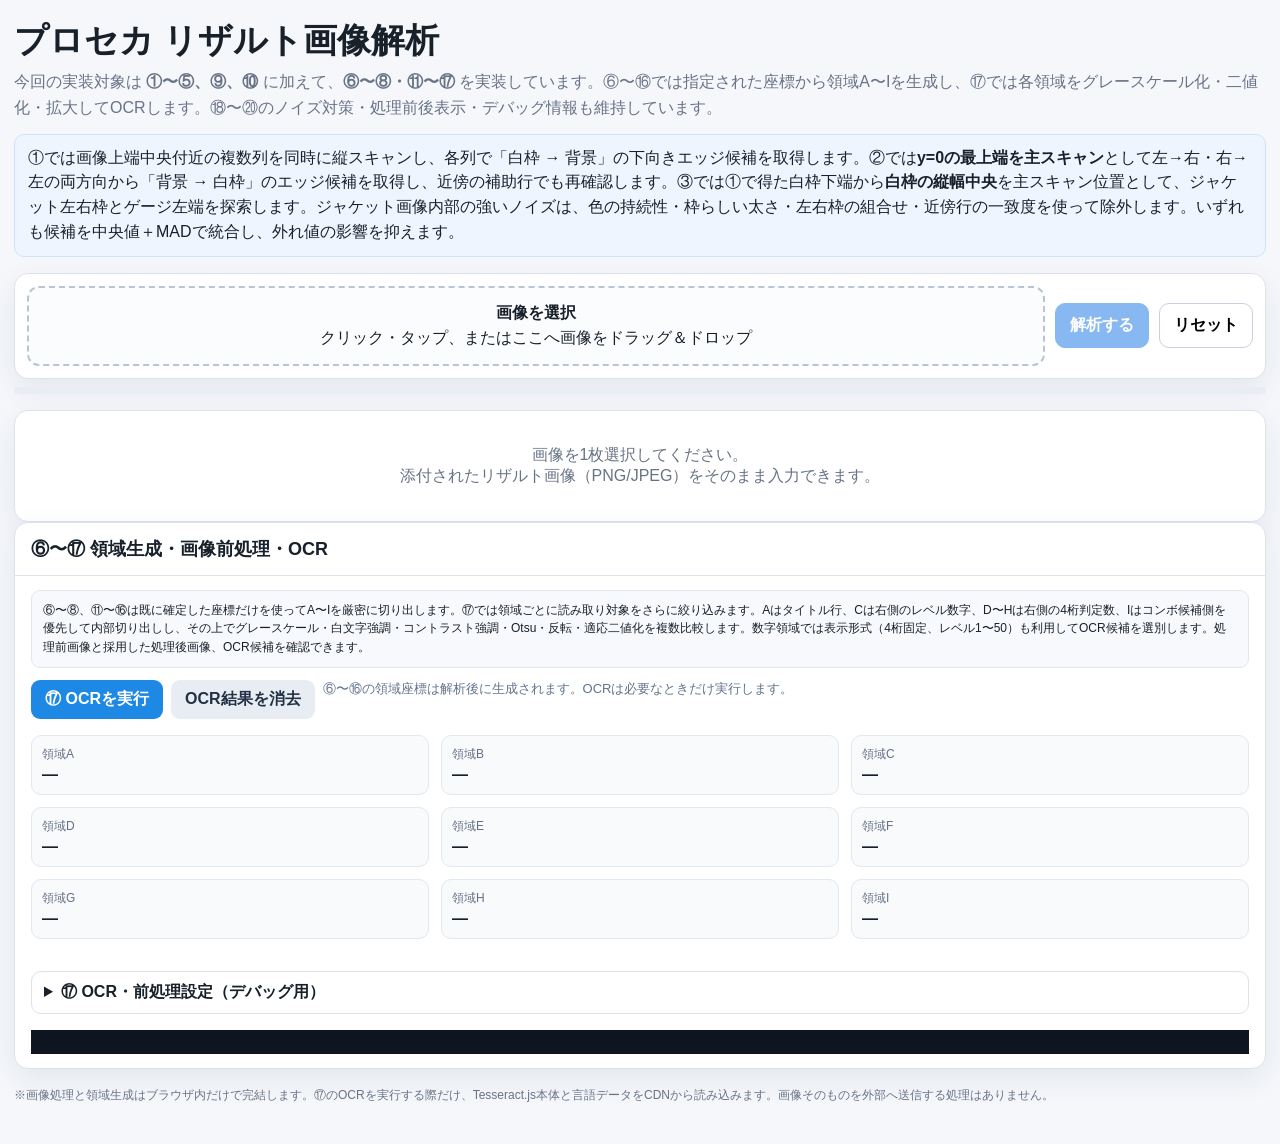
<file: index.html>
<!doctype html>
<html lang="ja">
<head>
<meta charset="utf-8" />
<meta name="viewport" content="width=device-width,initial-scale=1,viewport-fit=cover" />
<meta name="theme-color" content="#ffffff" />
<title>プロセカ リザルト画像解析 - Step 1・2・3・4・5・9 スキャン</title>
<style>
  :root{
    --bg:#f5f7fb;
    --panel:#fff;
    --line:#dce2ec;
    --text:#18202a;
    --muted:#687386;
    --accent:#1473e6;
    --danger:#e5484d;
    --ok:#149447;
    --shadow:0 10px 30px rgba(20,35,60,.08);
  }
  *{box-sizing:border-box}
  html,body{margin:0;padding:0;background:var(--bg);color:var(--text);font-family:-apple-system,BlinkMacSystemFont,"Segoe UI","Hiragino Kaku Gothic ProN","Yu Gothic",Meiryo,sans-serif}
  body{min-height:100vh}
  button,input{font:inherit}
  button{cursor:pointer}
  .wrap{width:min(1500px,calc(100% - 28px));margin:20px auto 40px}
  header{margin-bottom:16px}
  h1{font-size:clamp(22px,3vw,34px);line-height:1.2;margin:0 0 8px}
  .lead{color:var(--muted);line-height:1.65;margin:0}
  .notice{margin-top:12px;padding:11px 13px;background:#eef5ff;border:1px solid #cfe1ff;border-radius:10px;line-height:1.55}
  .toolbar{display:flex;flex-wrap:wrap;gap:10px;align-items:center;background:var(--panel);border:1px solid var(--line);border-radius:14px;padding:12px;box-shadow:var(--shadow)}
  .drop{flex:1 1 420px;border:2px dashed #b9c5d6;border-radius:12px;padding:15px;min-height:78px;display:flex;align-items:center;justify-content:center;text-align:center;background:#fbfcfe;transition:.15s}
  .drop.drag{border-color:var(--accent);background:#f0f7ff}
  .drop input{display:none}
  .drop strong{display:block;margin-bottom:4px}
  .btn{border:1px solid #c8d1dd;background:#fff;border-radius:10px;padding:11px 14px;font-weight:600}
  .btn.primary{background:#1473e6;border-color:#1473e6;color:#fff}
  .btn:disabled{opacity:.5;cursor:not-allowed}
  .grid{display:grid;grid-template-columns:1.1fr .9fr;gap:16px;margin-top:16px}
  @media (max-width:1100px){.grid{grid-template-columns:1fr}}
  .card{background:var(--panel);border:1px solid var(--line);border-radius:14px;box-shadow:var(--shadow);overflow:hidden}
  .card h2{font-size:18px;margin:0;padding:14px 16px;border-bottom:1px solid var(--line)}
  .body{padding:14px 16px}
  .preview-grid{display:grid;grid-template-columns:1fr 1fr;gap:12px}
  @media(max-width:700px){.preview-grid{grid-template-columns:1fr}}
  figure{margin:0}
  figure figcaption{font-size:13px;color:var(--muted);margin:0 0 7px;font-weight:600}
  .canvas-box{border:1px solid var(--line);border-radius:10px;background:#101722;overflow:auto;max-height:62vh}
  canvas{display:block;max-width:100%;height:auto}
  #annotatedCanvas{cursor:crosshair}
  .metrics{display:grid;grid-template-columns:repeat(2,minmax(0,1fr));gap:10px;margin-bottom:14px}
  .metric{border:1px solid var(--line);border-radius:10px;padding:12px;background:#fbfcfe}
  .metric .label{font-size:12px;color:var(--muted)}
  .metric .value{font-size:24px;font-weight:700;margin-top:3px}
  .metric .sub{font-size:12px;color:var(--muted);margin-top:3px}
  .status{font-size:13px;color:var(--muted);line-height:1.5}
  .status.ok{color:var(--ok)}
  .settings{margin-top:10px;border:1px solid var(--line);border-radius:10px}
  .settings summary{padding:10px 12px;cursor:pointer;font-weight:600}
  .settings-grid{display:grid;grid-template-columns:repeat(2,minmax(0,1fr));gap:10px;padding:0 12px 12px}
  @media(max-width:700px){.settings-grid{grid-template-columns:1fr}}
  .field label{display:block;font-size:12px;color:var(--muted);margin-bottom:4px}
  .field input{width:100%;border:1px solid #c9d2df;border-radius:8px;padding:8px 9px;background:#fff}
  .debug-table{width:100%;border-collapse:collapse;font-size:13px}
  .debug-table th,.debug-table td{border-bottom:1px solid #edf0f4;padding:7px 6px;text-align:left;vertical-align:top}
  .debug-table th{color:var(--muted);font-weight:600}
  .mono{font-family:ui-monospace,SFMono-Regular,Menlo,Consolas,monospace}
  .chips{display:flex;flex-wrap:wrap;gap:7px;margin:8px 0 0}
  .chip{padding:4px 8px;border-radius:999px;background:#f0f3f7;border:1px solid #dde3eb;font-size:12px}
  .section-space{margin-top:16px}
  details.debug-json{margin-top:10px;border:1px solid var(--line);border-radius:10px}
  details.debug-json summary{padding:10px 12px;cursor:pointer;font-weight:600}
  pre{margin:0;padding:12px;background:#0e1520;color:#d7e0ea;overflow:auto;max-height:420px;font-size:11px;line-height:1.5}
  .empty{padding:34px 16px;color:var(--muted);text-align:center}
  .mini-help{font-size:12px;color:var(--muted);line-height:1.55}
  .legend{display:flex;flex-wrap:wrap;gap:8px;margin-top:8px}
  .legend span{font-size:12px;padding:4px 8px;border-radius:7px;border:1px solid #dbe1e9;background:#fff}
  .red{color:#d92828}.blue{color:#1473e6}
  .progress{height:7px;background:#e8edf3;border-radius:999px;overflow:hidden;margin-top:8px}
  .progress > i{display:block;height:100%;width:0;background:#1473e6;transition:width .15s}
  .footer-note{margin-top:18px;font-size:12px;color:var(--muted)}
  .debug-two{display:grid;grid-template-columns:1fr 1fr;gap:12px}
  @media(max-width:700px){.debug-two{grid-template-columns:1fr}}
  .scan-note{padding:10px 11px;background:#f7f9fc;border:1px solid #e2e7ee;border-radius:9px;font-size:12px;line-height:1.55}
  .metric .value.blue-value{color:#1473e6}
  .step9-grid{display:grid;grid-template-columns:1fr 1fr;gap:12px}
  @media(max-width:700px){.step9-grid{grid-template-columns:1fr}}
  .boundary-list{display:grid;grid-template-columns:repeat(3,1fr);gap:8px;margin-top:10px}
  .boundary-item{padding:9px 10px;border:1px solid var(--line);border-radius:9px;background:#fff}
  .boundary-item .k{font-size:11px;color:var(--muted)}
  .boundary-item .v{font-size:18px;font-weight:700;margin-top:2px}
  @media(max-width:700px){.boundary-list{grid-template-columns:repeat(2,1fr)}}

  .region-grid{display:grid;grid-template-columns:repeat(2,minmax(0,1fr));gap:16px;margin-top:16px}
  .region-card{border:1px solid #d9e0ea;border-radius:12px;background:#fff;padding:12px}
  .region-card h3{margin:0 0 8px;font-size:16px}
  .region-meta{font-size:12px;color:#64748b;margin-bottom:8px;line-height:1.5}
  .region-images{display:grid;grid-template-columns:1fr 1fr;gap:10px}
  .region-images figure{margin:0}
  .region-images figcaption{font-size:12px;color:#596579;margin-bottom:5px}
  .region-images canvas{width:100%;height:auto;background:#f8fafc;border:1px solid #e2e8f0;border-radius:8px;display:block;image-rendering:auto}
  .ocr-row{display:flex;gap:10px;align-items:center;flex-wrap:wrap;margin-top:10px}
  .ocr-value{font-size:22px;font-weight:700;word-break:break-word}
  .ocr-confidence{font-size:12px;color:#64748b}
  .ocr-status{font-size:13px;color:#64748b}
  .ocr-actions{display:flex;gap:8px;flex-wrap:wrap;margin-top:12px}
  .ocr-actions button{border:0;border-radius:9px;padding:9px 14px;font-weight:700;cursor:pointer;background:#1e88e5;color:#fff}
  .ocr-actions button.secondary{background:#e8edf4;color:#243044}
  .ocr-actions button:disabled{opacity:.5;cursor:default}
  .mini-grid{display:grid;grid-template-columns:repeat(3,minmax(0,1fr));gap:12px}
  .mini-metric{border:1px solid #e2e8f0;border-radius:10px;padding:10px;background:#f8fafc}
  .mini-metric .k{font-size:12px;color:#667085}.mini-metric .v{font-weight:700;margin-top:3px}
  @media (max-width:900px){.region-grid{grid-template-columns:1fr}.mini-grid{grid-template-columns:1fr 1fr}}
  @media (max-width:560px){.region-images{grid-template-columns:1fr}.mini-grid{grid-template-columns:1fr}}

</style>
</head>
<body>
<div class="wrap">
  <header>
    <h1>プロセカ リザルト画像解析</h1>
    <p class="lead">今回の実装対象は <strong>①〜⑤、⑨、⑩</strong> に加えて、<strong>⑥〜⑧・⑪〜⑰</strong> を実装しています。⑥〜⑯では指定された座標から領域A〜Iを生成し、⑰では各領域をグレースケール化・二値化・拡大してOCRします。⑱〜⑳のノイズ対策・処理前後表示・デバッグ情報も維持しています。</p>
    <div class="notice">①では画像上端中央付近の複数列を同時に縦スキャンし、各列で「白枠 → 背景」の下向きエッジ候補を取得します。②では<strong>y=0の最上端を主スキャン</strong>として左→右・右→左の両方向から「背景 → 白枠」のエッジ候補を取得し、近傍の補助行でも再確認します。③では①で得た白枠下端から<strong>白枠の縦幅中央</strong>を主スキャン位置として、ジャケット左右枠とゲージ左端を探索します。ジャケット画像内部の強いノイズは、色の持続性・枠らしい太さ・左右枠の組合せ・近傍行の一致度を使って除外します。いずれも候補を中央値＋MADで統合し、外れ値の影響を抑えます。</div>
  </header>

  <section class="toolbar">
    <label class="drop" id="dropZone">
      <input id="fileInput" type="file" accept="image/png,image/jpeg,image/webp,image/*" />
      <span><strong>画像を選択</strong><span>クリック・タップ、またはここへ画像をドラッグ＆ドロップ</span></span>
    </label>
    <button class="btn primary" id="analyzeBtn" disabled>解析する</button>
    <button class="btn" id="resetBtn">リセット</button>
  </section>
  <div class="progress" aria-hidden="true"><i id="progressBar"></i></div>

  <div id="emptyState" class="card section-space"><div class="empty">画像を1枚選択してください。<br>添付されたリザルト画像（PNG/JPEG）をそのまま入力できます。</div></div>

  <div id="resultArea" hidden>
    <div class="grid">
      <section class="card">
        <h2>解析結果</h2>
        <div class="body">
          <div class="metrics">
            <div class="metric"><div class="label">① 白枠の下端（背景開始位置）</div><div class="value" id="edgeY">-</div><div class="sub">px / 画像上端から</div></div>
            <div class="metric"><div class="label">① 白枠の縦幅</div><div class="value" id="frameHeight">-</div><div class="sub">px / 上端を0pxとして計測</div></div>
            <div class="metric"><div class="label">② 白枠の左端</div><div class="value blue-value" id="frameLeft">-</div><div class="sub">px / y=0主スキャン</div></div>
            <div class="metric"><div class="label">② 白枠の右端</div><div class="value blue-value" id="frameRight">-</div><div class="sub">px / y=0主スキャン</div></div>
            <div class="metric"><div class="label">② 白枠の横幅</div><div class="value blue-value" id="frameWidth">-</div><div class="sub">px / 右端 − 左端</div></div>
            <div class="metric"><div class="label">③ ジャケットの左枠</div><div class="value" id="jacketLeft">-</div><div class="sub">px / 白枠中央横スキャン</div></div>
            <div class="metric"><div class="label">③ ジャケットの右枠</div><div class="value" id="jacketRight">-</div><div class="sub">px / 白枠中央横スキャン</div></div>
            <div class="metric"><div class="label">③ ゲージの左端</div><div class="value" id="gaugeLeft">-</div><div class="sub">px / ジャケット右枠より右側</div></div>
            <div class="metric"><div class="label">③ ジャケット横幅</div><div class="value" id="jacketWidth">-</div><div class="sub">px / 右枠 − 左枠</div></div>
            <div class="metric"><div class="label">③ 採用スキャン行</div><div class="value" id="step3Y">-</div><div class="sub" id="step3YSub">-</div></div>
            <div class="metric"><div class="label">④ ジャケット上端</div><div class="value" id="jacketTop">-</div><div class="sub">px / 白枠上端から</div></div>
            <div class="metric"><div class="label">④ ジャケット下端</div><div class="value" id="jacketBottom">-</div><div class="sub">px / 白枠上端から</div></div>
            <div class="metric"><div class="label">④ ジャケット縦幅</div><div class="value" id="jacketHeight">-</div><div class="sub">px / 下端 − 上端</div></div>
            <div class="metric"><div class="label">④ スキャン列</div><div class="value" id="step4X">-</div><div class="sub" id="step4XSub">ジャケット横幅中央</div></div>
            <div class="metric"><div class="label">⑤ 楽曲難易度の左端</div><div class="value" id="difficultyLeft">-</div><div class="sub">px / 2本の横スキャンから統合</div></div>
            <div class="metric"><div class="label">⑤ 楽曲難易度の右端</div><div class="value" id="difficultyRight">-</div><div class="sub">px / 2本の横スキャンから統合</div></div>
            <div class="metric"><div class="label">⑤ 楽曲レベルの左端</div><div class="value" id="levelLeft">-</div><div class="sub">px / 2本の横スキャンから統合</div></div>
            <div class="metric"><div class="label">⑤ 楽曲レベルの右端</div><div class="value" id="levelRight">-</div><div class="sub">px / 2本の横スキャンから統合</div></div>
            <div class="metric"><div class="label">① スキャン列の採用数</div><div class="value" id="keptCount">-</div><div class="sub" id="keptSub">-</div></div>
            <div class="metric"><div class="label">① 位置のばらつき</div><div class="value" id="spread">-</div><div class="sub">MAD / px</div></div>
            <div class="metric"><div class="label">② 補助行の採用数</div><div class="value" id="horizontalKeptCount">-</div><div class="sub" id="horizontalKeptSub">-</div></div>
          </div>
          <div id="status" class="status">-</div>
          <div class="legend">
            <span class="red">赤細線：①中央付近の縦スキャン列</span>
            <span class="red">赤太線：①白枠下端</span>
            <span class="blue">青細線：②横スキャン行</span>
            <span class="blue">青太線：②白枠左右端</span>
            <span style="color:#149447">緑細線：③横スキャン行</span>
            <span style="color:#149447">緑太線：③ジャケット左右枠・ゲージ左端（白枠→ジャケット→白枠で検出）</span>
            <span style="color:#d94bd7">桃細線：④ジャケット中央縦スキャン</span>
            <span style="color:#d94bd7">桃太線：④ジャケット上下端</span>
            <span style="color:#8e44ad">紫細線：⑤ 2本の横スキャン</span>
            <span style="color:#8e44ad">紫太線：⑤ 難易度・レベル左右端</span>
          </div>
          <div class="scan-note section-space">②は<strong>画面最上端 y=0</strong>を基準にしています。y=0だけで決め打ちせず、指定した少数の補助行を同じ方向から検査し、左右端の候補が一貫しているかを確認します。スコアランク部分など途中の明暗変化は、左は左端から最初に現れる有効な背景→白枠、右は右端から最初に現れる有効な背景→白枠を採用することで混同しにくくしています。</div>
          <details class="settings">
            <summary>①のスキャン設定（デバッグ用）</summary>
            <div class="settings-grid">
              <div class="field"><label for="offsetRange">中央からの最大オフセット（px）</label><input id="offsetRange" type="number" min="4" max="120" step="1" value="24"></div>
              <div class="field"><label for="offsetStep">スキャン列の間隔（px）</label><input id="offsetStep" type="number" min="1" max="20" step="1" value="4"></div>
              <div class="field"><label for="sampleRadius">各列で左右に見る半径（px）</label><input id="sampleRadius" type="number" min="0" max="8" step="1" value="2"></div>
              <div class="field"><label for="smoothWindow">縦方向の平滑化幅（px）</label><input id="smoothWindow" type="number" min="1" max="15" step="2" value="5"></div>
              <div class="field"><label for="edgeWindow">前後比較の幅（px）</label><input id="edgeWindow" type="number" min="2" max="20" step="1" value="6"></div>
              <div class="field"><label for="searchFraction">上から何％までを境界探索するか</label><input id="searchFraction" type="number" min="0.1" max="0.9" step="0.01" value="0.38"></div>
            </div>
          </details>
          <details class="settings">
            <summary>②の横スキャン設定（デバッグ用）</summary>
            <div class="settings-grid">
              <div class="field"><label for="horizontalRows">最上端から調べる行数（y=0を含む）</label><input id="horizontalRows" type="number" min="1" max="21" step="1" value="9"></div>
              <div class="field"><label for="horizontalSampleRadius">横スキャンの上下サンプル半径（px）</label><input id="horizontalSampleRadius" type="number" min="0" max="12" step="1" value="2"></div>
              <div class="field"><label for="horizontalEdgeWindow">左右端の前後比較幅（px）</label><input id="horizontalEdgeWindow" type="number" min="2" max="30" step="1" value="6"></div>
              <div class="field"><label for="horizontalMinRise">背景→白枠の最小明るさ差</label><input id="horizontalMinRise" type="number" min="5" max="120" step="1" value="25"></div>
              <div class="field"><label for="horizontalFrameMinLuma">白枠とみなす最小平均明るさ</label><input id="horizontalFrameMinLuma" type="number" min="30" max="240" step="1" value="105"></div>
              <div class="field"><label for="horizontalOutlierMad">左右端の外れ値許容倍率（MAD）</label><input id="horizontalOutlierMad" type="number" min="1" max="10" step="0.5" value="3"></div>
            </div>
          </details>
          <details class="settings">
            <summary>③の白枠中央横スキャン設定（デバッグ用）</summary>
            <div class="settings-grid">
              <div class="field"><label for="step3RowRadius">中央から上下に確認する半径（px）</label><input id="step3RowRadius" type="number" min="0" max="50" step="1" value="24"></div>
              <div class="field"><label for="step3RowStep">確認行の間隔（px）</label><input id="step3RowStep" type="number" min="1" max="10" step="1" value="3"></div>
              <div class="field"><label for="step3MinBorderRun">ジャケット枠候補の最小連続幅（px）</label><input id="step3MinBorderRun" type="number" min="2" max="20" step="1" value="3"></div>
              <div class="field"><label for="step3MaxBorderRun">ジャケット枠候補の最大連続幅（px）</label><input id="step3MaxBorderRun" type="number" min="6" max="40" step="1" value="18"></div>
              <div class="field"><label for="step3MinJacketWidth">ジャケット最小横幅（px）</label><input id="step3MinJacketWidth" type="number" min="20" max="300" step="1" value="45"></div>
              <div class="field"><label for="step3MaxJacketWidth">ジャケット最大横幅（px）</label><input id="step3MaxJacketWidth" type="number" min="60" max="500" step="1" value="300"></div>
              <div class="field"><label for="step3GaugeMinRun">ゲージとみなす最小連続幅（px）</label><input id="step3GaugeMinRun" type="number" min="20" max="250" step="1" value="70"></div>\n              <div class="field"><label for="step3GaugeGapTolerance">ゲージ内で許容する隙間（px）</label><input id="step3GaugeGapTolerance" type="number" min="0" max="15" step="1" value="5"></div>
              <div class="field"><label for="step3RobustMad">③の外れ値許容倍率（MAD）</label><input id="step3RobustMad" type="number" min="1" max="10" step="0.5" value="3"></div>
            </div>
          </details>
        </div>
      </section>

      <section class="card">
        <h2>デバッグ概要</h2>
        <div class="body">
          <table class="debug-table">
            <tr><th>画像</th><td id="imgInfo">-</td></tr>
            <tr><th>上部基準色 RGB</th><td id="refRgb" class="mono">-</td></tr>
            <tr><th>候補探索範囲</th><td id="searchRange" class="mono">-</td></tr>
            <tr><th>平滑化</th><td id="smoothInfo" class="mono">-</td></tr>
            <tr><th>ノイズ判定</th><td id="outlierInfo" class="mono">-</td></tr>
          </table>
          <div class="section-space">
            <div class="mini-help">各スキャン列の「白枠→背景」候補位置です。中央付近の複数列を比較し、中央値から大きく離れたものは最終位置の計算から除外します。</div>
            <table class="debug-table" id="scanTable"><thead><tr><th>offset</th><th>候補 y</th><th>エッジ強度</th><th>採用</th></tr></thead><tbody></tbody></table>
          </div>
          <details class="debug-json">
            <summary>解析JSONを表示</summary>
            <pre id="jsonOutput">-</pre>
          </details>
        </div>
      </section>
    </div>

    <div class="grid">
      <section class="card">
        <h2>処理前 / 処理後</h2>
        <div class="body">
          <div class="preview-grid">
            <figure>
              <figcaption>処理前：元画像 + 中央スキャン線</figcaption>
              <div class="canvas-box"><canvas id="originalCanvas"></canvas></div>
            </figure>
            <figure>
              <figcaption>処理後：統一表示（スキャン＝点線／境界＝実線／領域＝薄塗り）</figcaption>
              <div class="canvas-box"><canvas id="annotatedCanvas"></canvas></div>
            </figure>
          </div>
          <p class="mini-help section-space">画像そのものの2値化は⑰の担当なので今回はまだ行いません。ここでは、①の「複数列サンプリング → 平滑化 → エッジ候補抽出 → 外れ値除去」と②の「最上端横スキャン → 左右からの初回有効エッジ抽出 → 補助行による検証」の結果を確認できます。</p>
        </div>
      </section>

      <section class="card">
        <h2>② 横スキャン信号のデバッグ</h2>
        <div class="body">
          <div class="debug-two">
            <figure>
              <figcaption>左端探索：y=0主スキャン</figcaption>
              <div class="canvas-box"><canvas id="horizontalLeftCanvas" width="900" height="340"></canvas></div>
            </figure>
            <figure>
              <figcaption>右端探索：y=0主スキャン（右→左）</figcaption>
              <div class="canvas-box"><canvas id="horizontalRightCanvas" width="900" height="340"></canvas></div>
            </figure>
          </div>
          <figure class="section-space">
            <figcaption>② 推定左右端付近の拡大</figcaption>
            <div class="canvas-box"><canvas id="horizontalZoomCanvas"></canvas></div>
          </figure>
          <div class="section-space">
            <table class="debug-table"><thead><tr><th>行 y</th><th>左候補 x</th><th>左スコア</th><th>右候補 x</th><th>右スコア</th><th>判定</th></tr></thead><tbody id="horizontalScanTableBody"></tbody></table>
          </div>
        </div>
      </section>

      <section class="card">
        <h2>③ ジャケット・ゲージ検出デバッグ</h2>
        <div class="body">
          <div class="debug-two">
            <figure><figcaption>③ 主スキャン：白枠の縦幅中央</figcaption><div class="canvas-box"><canvas id="step3SignalCanvas" width="900" height="360"></canvas></div></figure>
            <figure><figcaption>③ 選択行の拡大</figcaption><div class="canvas-box"><canvas id="step3ZoomCanvas"></canvas></div></figure>
          </div>
          <div class="section-space">
            <div class="scan-note">緑の細線が③の横スキャン行です。破線の緑線は確認に使った近傍行、太い緑線は中央値＋MADで確定した<strong>ジャケット左枠・ジャケット右枠・ゲージ左端</strong>です。③は特定の色（紫・ピンク等）に依存せず、ジャケット枠の色彩差・局所エッジ・白枠との前後関係・ジャケット幅・左右枠の組合せで判定します。ゲージも緑だけに限定せず、赤→黄→緑→青→紫などの長い多色バーとして検出します。</div>
          </div>
          <div class="section-space">
            <table class="debug-table"><thead><tr><th>行 y</th><th>ジャケット左</th><th>ジャケット右</th><th>ゲージ左</th><th>ジャケット幅</th><th>品質</th><th>理由</th><th>採用</th></tr></thead><tbody id="step3ScanTableBody"></tbody></table>
          </div>
        </div>
      </section>

      <section class="card">
        <h2>④ ジャケット縦スキャン・デバッグ</h2>
        <div class="body">
          <div class="debug-two">
            <figure>
              <figcaption>④ 主スキャン：ジャケット横幅中央</figcaption>
              <div class="canvas-box"><canvas id="step4SignalCanvas" width="900" height="360"></canvas></div>
            </figure>
            <figure>
              <figcaption>④ ジャケット上下境界付近の拡大</figcaption>
              <div class="canvas-box"><canvas id="step4ZoomCanvas"></canvas></div>
            </figure>
          </div>
          <div class="section-space">
            <div class="scan-note">④では、③で確定した<strong>ジャケット左枠・右枠の中央</strong>を主スキャン列とします。単一列の色変化だけではジャケット画像内部のノイズを境界と誤認しやすいため、主列の左右近傍を帯として中央値サンプリングし、縦方向の局所エッジ・彩度・フレームとの明るさ差・ジャケット縦幅の妥当性を組み合わせます。上端・下端の候補は複数行の補助観測からMADで外れ値を除外し、最後に「上端→ジャケット画像→下端」という1組として最も整合するペアを採用します。</div>
          </div>
          <details class="settings">
            <summary>④の縦スキャン設定（デバッグ用）</summary>
            <div class="settings-grid">
              <div class="field"><label for="step4XRadius">ジャケット中央から左右に確認する半径（px）</label><input id="step4XRadius" type="number" min="0" max="50" step="1" value="10"></div>
              <div class="field"><label for="step4BandRadius">縦境界プロファイルの左右帯半径（px）</label><input id="step4BandRadius" type="number" min="2" max="50" step="1" value="12"></div>
              <div class="field"><label for="step4EdgeWindow">上下境界の前後比較幅（px）</label><input id="step4EdgeWindow" type="number" min="2" max="20" step="1" value="5"></div>
              <div class="field"><label for="step4MinJacketHeight">ジャケット縦幅の最小値（px）</label><input id="step4MinJacketHeight" type="number" min="20" max="500" step="1" value="45"></div>
              <div class="field"><label for="step4MaxJacketHeight">ジャケット縦幅の最大値（px）</label><input id="step4MaxJacketHeight" type="number" min="60" max="600" step="1" value="320"></div>
              <div class="field"><label for="step4AspectTolerance">③の横幅に対する縦幅の許容比率</label><input id="step4AspectTolerance" type="number" min="0.15" max="1.2" step="0.01" value="0.32"></div>
              <div class="field"><label for="step4MinEdgeScore">境界候補の最小スコア</label><input id="step4MinEdgeScore" type="number" min="0.05" max="1" step="0.01" value="0.22"></div>
              <div class="field"><label for="step4RobustMad">④の外れ値許容倍率（MAD）</label><input id="step4RobustMad" type="number" min="1" max="10" step="0.5" value="3"></div>
            </div>
          </details>
          <div class="section-space">
            <table class="debug-table"><thead><tr><th>観測 x</th><th>上端候補</th><th>下端候補</th><th>縦幅</th><th>品質</th><th>理由</th><th>採用</th></tr></thead><tbody id="step4ScanTableBody"></tbody></table>
          </div>
        </div>
      </section>

      <section class="card">
        <h2>⑤ 楽曲難易度・楽曲レベルの横スキャン デバッグ</h2>
        <div class="body">
          <div class="debug-two">
            <figure>
              <figcaption>⑤ 上側スキャン：ジャケット縦幅中央</figcaption>
              <div class="canvas-box"><canvas id="step5UpperSignalCanvas" width="900" height="360"></canvas></div>
            </figure>
            <figure>
              <figcaption>⑤ 下側スキャン：ジャケット上端から3/4</figcaption>
              <div class="canvas-box"><canvas id="step5LowerSignalCanvas" width="900" height="360"></canvas></div>
            </figure>
          </div>
          <div class="section-space">
            <figure>
              <figcaption>⑤ 2本のスキャン位置・4境界を重ねた拡大</figcaption>
              <div class="canvas-box"><canvas id="step5ZoomCanvas"></canvas></div>
            </figure>
          </div>
          <div class="section-space">
            <div class="scan-note">⑤では、③・④で取得したジャケット右枠からゲージ左端までを検索範囲とし、指定どおり<strong>ジャケット縦幅中央</strong>と<strong>ジャケット上端から3/4</strong>の2本を横スキャンします。文字そのものの明暗変化に引っ張られないよう、各スキャンでは上下の画素を中央値化し、横方向も平滑化します。その上で、<strong>背景→難易度</strong>は彩度の立ち上がり、<strong>難易度→レベル</strong>は彩度の立ち下がり＋暗化、<strong>レベル→白枠</strong>は明るさの上昇を利用し、4境界が左→右に並び、難易度とレベルの幅が妥当な組だけを候補として評価します。2本の観測値は各境界ごとに中央値＋MADで統合します。</div>
          </div>
          <details class="settings">
            <summary>⑤の横スキャン設定（デバッグ用）</summary>
            <div class="settings-grid">
              <div class="field"><label for="step5RowRadius">基本スキャンの上下中央値化半径（px）</label><input id="step5RowRadius" type="number" min="0" max="12" step="1" value="3"></div>
              <div class="field"><label for="step5SupportFraction">ジャケット縦幅に対する境界判定帯の割合</label><input id="step5SupportFraction" type="number" min="0.08" max="0.35" step="0.01" value="0.18"></div>
              <div class="field"><label for="step5ChromaThreshold">難易度とみなす色差（彩度）閾値</label><input id="step5ChromaThreshold" type="number" min="25" max="120" step="1" value="60"></div>
              <div class="field"><label for="step5DarkLumaThreshold">レベルとみなす明るさ閾値</label><input id="step5DarkLumaThreshold" type="number" min="50" max="160" step="1" value="115"></div>
              <div class="field"><label for="step5DarkChromaThreshold">レベルとみなす色差上限</label><input id="step5DarkChromaThreshold" type="number" min="10" max="90" step="1" value="55"></div>
              <div class="field"><label for="step5BandFillRatio">境界判定帯で必要な同色領域率</label><input id="step5BandFillRatio" type="number" min="0.3" max="0.9" step="0.05" value="0.5"></div>
              <div class="field"><label for="step5SmoothWindow">横方向の平滑化幅（px）</label><input id="step5SmoothWindow" type="number" min="3" max="31" step="2" value="9"></div>
              <div class="field"><label for="step5EdgeWindow">境界前後の比較幅（px）</label><input id="step5EdgeWindow" type="number" min="2" max="24" step="1" value="6"></div>
              <div class="field"><label for="step5MinChromaRise">難易度左端の最小彩度上昇</label><input id="step5MinChromaRise" type="number" min="3" max="80" step="1" value="12"></div>
              <div class="field"><label for="step5MinDarkDrop">難易度→レベルの最小暗化</label><input id="step5MinDarkDrop" type="number" min="3" max="100" step="1" value="12"></div>
              <div class="field"><label for="step5MinWhiteRise">レベル右端の最小明るさ上昇</label><input id="step5MinWhiteRise" type="number" min="5" max="120" step="1" value="18"></div>
              <div class="field"><label for="step5MinSegmentWidth">難易度・レベルの最小幅（px）</label><input id="step5MinSegmentWidth" type="number" min="10" max="300" step="1" value="45"></div>
              <div class="field"><label for="step5MaxSegmentWidth">難易度・レベルの最大幅（px）</label><input id="step5MaxSegmentWidth" type="number" min="40" max="500" step="1" value="320"></div>
              <div class="field"><label for="step5GapTolerance">難易度とレベルの幅比の許容対数差</label><input id="step5GapTolerance" type="number" min="0.1" max="2" step="0.05" value="0.9"></div>
              <div class="field"><label for="step5RobustMad">⑤の外れ値許容倍率（MAD）</label><input id="step5RobustMad" type="number" min="1" max="10" step="0.5" value="3"></div>
            </div>
          </details>
          <div class="section-space">
            <table class="debug-table"><thead><tr><th>スキャン</th><th>y</th><th>難易度左</th><th>難易度右</th><th>レベル左</th><th>レベル右</th><th>品質</th><th>理由</th><th>採用</th></tr></thead><tbody id="step5ScanTableBody"></tbody></table>
          </div>
        </div>
      </section>

      <section class="card">
        <h2>⑨ PERFECT・GOOD・MISSの上下境界スキャン デバッグ</h2>
        <div class="body">
          <div class="scan-note">⑨では①で求めた<strong>白枠下端より下</strong>だけを検索し、③で求めた<strong>ジャケット右枠をそのまま縦スキャン位置</strong>として使用します。主線は③のジャケット右枠そのものを使用します。文字が主線に重なる問題を避けるため、境界の評価では主線±複数pxの確認に加え、判定パネル側の横帯を<strong>25パーセンタイル</strong>で集約します。さらに「横長の矩形として上下2辺が成立すること」を必須にし、スコアなどの文字による細い変化を除外します。候補は下から上の順序になる<strong>3つの判定帯（PERFECT→GOOD→MISS）</strong>として選択し、帯幅と帯間隔の整合性も同時に評価します。今回は指定どおり、判定文字列のOCRやA〜I領域の生成は行いません。</div>
          <div class="step9-grid section-space">
            <figure><figcaption>⑨ 縦スキャン信号（明るさ・色差・境界コンセンサス）</figcaption><div class="canvas-box"><canvas id="step9SignalCanvas" width="900" height="480"></canvas></div></figure>
            <figure><figcaption>⑨ 検出境界付近の拡大</figcaption><div class="canvas-box"><canvas id="step9ZoomCanvas"></canvas></div></figure>
          </div>
          <div class="boundary-list">
            <div class="boundary-item"><div class="k">PERFECT 上端</div><div class="v" id="step9PerfectTop">—</div></div>
            <div class="boundary-item"><div class="k">PERFECT 下端</div><div class="v" id="step9PerfectBottom">—</div></div>
            <div class="boundary-item"><div class="k">GOOD 上端</div><div class="v" id="step9GoodTop">—</div></div>
            <div class="boundary-item"><div class="k">GOOD 下端</div><div class="v" id="step9GoodBottom">—</div></div>
            <div class="boundary-item"><div class="k">MISS 上端</div><div class="v" id="step9MissTop">—</div></div>
            <div class="boundary-item"><div class="k">MISS 下端</div><div class="v" id="step9MissBottom">—</div></div>
          </div>
          <details class="settings section-space"><summary>⑨の縦スキャン設定（デバッグ用）</summary><div class="settings-grid">
            <div class="field"><label for="step9XRadius">主スキャン線の±確認半径（px）</label><input id="step9XRadius" type="number" min="0" max="60" step="1" value="14"></div>
            <div class="field"><label for="step9SupportFactor">判定パネル横帯の拡張係数（ジャケット幅基準）</label><input id="step9SupportFactor" type="number" min="1.5" max="5" step="0.1" value="3.2"></div>
            <div class="field"><label for="step9VerticalSmooth">縦方向のメディアンフィルタ幅（px）</label><input id="step9VerticalSmooth" type="number" min="3" max="21" step="2" value="7"></div>
            <div class="field"><label for="step9MinBandRatio">判定帯最小幅（ジャケット幅比）</label><input id="step9MinBandRatio" type="number" min="0.12" max="0.5" step="0.01" value="0.22"></div>
            <div class="field"><label for="step9MaxBandRatio">判定帯最大幅（ジャケット幅比）</label><input id="step9MaxBandRatio" type="number" min="0.35" max="1" step="0.01" value="0.62"></div>
            <div class="field"><label for="step9MinGapRatio">帯間最小間隔（帯幅比）</label><input id="step9MinGapRatio" type="number" min="0.25" max="1.5" step="0.05" value="0.55"></div>
            <div class="field"><label for="step9MaxGapRatio">帯間最大間隔（帯幅比）</label><input id="step9MaxGapRatio" type="number" min="1.2" max="4" step="0.05" value="2.5"></div>
            <div class="field"><label for="step9MinTransition">境界の最小遷移強度</label><input id="step9MinTransition" type="number" min="0" max="5" step="0.05" value="0.20"></div>
            <div class="field"><label for="step9CandidateCount">判定帯候補の上限数</label><input id="step9CandidateCount" type="number" min="8" max="60" step="1" value="24"></div>
            <div class="field"><label for="step9RobustMad">⑨のMAD確認倍率</label><input id="step9RobustMad" type="number" min="1" max="10" step="0.5" value="3"></div>
            <div class="field"><label for="step9BottomMargin">画像下端から除外する余白（px）</label><input id="step9BottomMargin" type="number" min="0" max="100" step="1" value="18"></div>
          </div></details>
          <div class="section-space"><table class="debug-table"><thead><tr><th>境界</th><th>y</th><th>境界強度</th><th>列一致度</th><th>帯幅</th><th>間隔</th><th>状態</th></tr></thead><tbody id="step9BoundaryTableBody"></tbody></table></div>
          <div class="section-space"><details class="debug-json"><summary>⑨ 候補境界一覧</summary><pre id="step9CandidatesOutput"></pre></details></div>
        </div>
      </section>

      <section class="card">
        <h2>⑩ GOOD・LATE/FASTの左右境界スキャン デバッグ</h2>
        <div class="body">
          <div class="scan-note">⑩では⑨で取得した<strong>GOODの上端・下端の中央</strong>を横スキャン位置として使用し、①～⑤で取得した<strong>白枠左端～③のゲージ左端</strong>の範囲だけを解析します。指定された順序「背景→GOOD左端→GOOD右端→背景→LATE/FAST左端→LATE/FAST右端→背景」を、横方向のパネル形状として評価します。文字による一時的な明暗変化を避けるため、主線1本だけでなく縦方向の複数行を中央値で集約し、パネル内外の明るさ差・境界強度・幅・間隔・複数行一致度を同時に評価します。</div>
          <div class="metric-grid section-space">
            <div class="metric"><div class="label">GOOD 左端</div><div class="value" id="step10GoodLeft">—</div></div>
            <div class="metric"><div class="label">GOOD 右端</div><div class="value" id="step10GoodRight">—</div></div>
            <div class="metric"><div class="label">LATE/FAST 左端</div><div class="value" id="step10LateLeft">—</div></div>
            <div class="metric"><div class="label">LATE/FAST 右端</div><div class="value" id="step10LateRight">—</div></div>
            <div class="metric"><div class="label">⑩ スキャン y</div><div class="value" id="step10ScanY">—</div><div class="sub" id="step10ScanYSub">—</div></div>
            <div class="metric"><div class="label">品質</div><div class="value" id="step10Quality">—</div><div class="sub" id="step10QualitySub">—</div></div>
          </div>
          <div class="step9-grid section-space">
            <figure><figcaption>⑩ 横スキャン信号（明るさ・パネルコントラスト・エッジ）</figcaption><div class="canvas-box"><canvas id="step10SignalCanvas" width="1000" height="480"></canvas></div></figure>
            <figure><figcaption>⑩ 検出境界付近の拡大</figcaption><div class="canvas-box"><canvas id="step10ZoomCanvas"></canvas></div></figure>
          </div>
          <div class="boundary-list">
            <div class="boundary-item"><div class="k">GOOD 左端</div><div class="v" id="step10GoodLeft2">—</div></div>
            <div class="boundary-item"><div class="k">GOOD 右端</div><div class="v" id="step10GoodRight2">—</div></div>
            <div class="boundary-item"><div class="k">LATE/FAST 左端</div><div class="v" id="step10LateLeft2">—</div></div>
            <div class="boundary-item"><div class="k">LATE/FAST 右端</div><div class="v" id="step10LateRight2">—</div></div>
          </div>
          <details class="settings section-space"><summary>⑩の横スキャン設定（デバッグ用）</summary><div class="settings-grid">
            <div class="field"><label for="step10YRadius">GOOD中央の±確認半径（px）</label><input id="step10YRadius" type="number" min="2" max="60" step="1" value="14"></div>
            <div class="field"><label for="step10VerticalQuantile">縦帯の量子点（0=暗部優先 / 1=明部優先）</label><input id="step10VerticalQuantile" type="number" min="0.20" max="0.80" step="0.05" value="0.50"></div>
            <div class="field"><label for="step10HorizontalSmooth">横方向平滑化幅（px）</label><input id="step10HorizontalSmooth" type="number" min="3" max="31" step="2" value="9"></div>
            <div class="field"><label for="step10BaselineWidth">背景推定幅（ジャケット幅比）</label><input id="step10BaselineWidth" type="number" min="2" max="8" step="0.25" value="4.0"></div>
            <div class="field"><label for="step10MinPanelRatio">パネル最小幅（ジャケット幅比）</label><input id="step10MinPanelRatio" type="number" min="1.0" max="4.0" step="0.1" value="1.8"></div>
            <div class="field"><label for="step10MaxPanelRatio">パネル最大幅（ジャケット幅比）</label><input id="step10MaxPanelRatio" type="number" min="2.0" max="6.0" step="0.1" value="4.2"></div>
            <div class="field"><label for="step10GapMinRatio">パネル間最小間隔（ジャケット幅比）</label><input id="step10GapMinRatio" type="number" min="0" max="2" step="0.05" value="0.15"></div>
            <div class="field"><label for="step10GapMaxRatio">パネル間最大間隔（ジャケット幅比）</label><input id="step10GapMaxRatio" type="number" min="0.2" max="3" step="0.05" value="1.4"></div>
            <div class="field"><label for="step10MinContrast">パネル内外の最小明るさ差</label><input id="step10MinContrast" type="number" min="0" max="30" step="0.25" value="2.0"></div>
            <div class="field"><label for="step10CloseRadius">短い穴を埋める半径（px）</label><input id="step10CloseRadius" type="number" min="0" max="15" step="1" value="3"></div>
            <div class="field"><label for="step10EdgeWeight">境界強度の重み</label><input id="step10EdgeWeight" type="number" min="0" max="3" step="0.1" value="1.0"></div>
          </div></details>
          <div class="section-space"><table class="debug-table"><thead><tr><th>候補</th><th>左</th><th>右</th><th>幅</th><th>内部差</th><th>左エッジ</th><th>右エッジ</th><th>スコア</th><th>採用</th></tr></thead><tbody id="step10CandidateTableBody"></tbody></table></div>
          <div class="section-space"><details class="debug-json"><summary>⑩ 候補・解析データ</summary><pre id="step10CandidatesOutput"></pre></details></div>
        </div>
      </section>

      <section class="card">

        <div class="body">
          <figure>
            <figcaption>縦方向の明るさ（平滑化後）と「白枠→背景」エッジ強度</figcaption>
            <div class="canvas-box"><canvas id="signalCanvas" width="900" height="420"></canvas></div>
          </figure>
          <figure class="section-space">
            <figcaption>推定境界付近の拡大</figcaption>
            <div class="canvas-box"><canvas id="zoomCanvas"></canvas></div>
          </figure>
        </div>
      </section>
    </div>
  </div>

  
      <section class="card" id="step6to17Card">
        <h2>⑥〜⑰ 領域生成・画像前処理・OCR</h2>
        <div class="body">
          <div class="scan-note">
            ⑥〜⑧、⑪〜⑯は既に確定した座標だけを使ってA〜Iを厳密に切り出します。⑰では領域ごとに読み取り対象をさらに絞り込みます。Aはタイトル行、Cは右側のレベル数字、D〜Hは右側の4桁判定数、Iはコンボ候補側を優先して内部切り出しし、その上でグレースケール・白文字強調・コントラスト強調・Otsu・反転・適応二値化を複数比較します。数字領域では表示形式（4桁固定、レベル1〜50）も利用してOCR候補を選別します。処理前画像と採用した処理後画像、OCR候補を確認できます。
          </div>
          <div class="ocr-actions">
            <button id="runOcrBtn" type="button">⑰ OCRを実行</button>
            <button id="clearOcrBtn" type="button" class="secondary">OCR結果を消去</button>
            <span id="ocrGlobalStatus" class="ocr-status">⑥〜⑯の領域座標は解析後に生成されます。OCRは必要なときだけ実行します。</span>
          </div>
          <div class="mini-grid section-space">
            <div class="mini-metric"><div class="k">領域A</div><div class="v" id="regionABox">—</div></div>
            <div class="mini-metric"><div class="k">領域B</div><div class="v" id="regionBBox">—</div></div>
            <div class="mini-metric"><div class="k">領域C</div><div class="v" id="regionCBox">—</div></div>
            <div class="mini-metric"><div class="k">領域D</div><div class="v" id="regionDBox">—</div></div>
            <div class="mini-metric"><div class="k">領域E</div><div class="v" id="regionEBox">—</div></div>
            <div class="mini-metric"><div class="k">領域F</div><div class="v" id="regionFBox">—</div></div>
            <div class="mini-metric"><div class="k">領域G</div><div class="v" id="regionGBox">—</div></div>
            <div class="mini-metric"><div class="k">領域H</div><div class="v" id="regionHBox">—</div></div>
            <div class="mini-metric"><div class="k">領域I</div><div class="v" id="regionIBox">—</div></div>
          </div>
          <div class="region-grid" id="regionGrid"></div>
          <details class="settings section-space">
            <summary>⑰ OCR・前処理設定（デバッグ用）</summary>
            <div class="settings-grid">
              <div class="field"><label for="ocrScale">拡大倍率</label><input id="ocrScale" type="number" min="2" max="8" step="1" value="4"></div>
              <div class="field"><label for="ocrPadding">OCR用余白（元画像px）</label><input id="ocrPadding" type="number" min="0" max="30" step="1" value="4"></div>
              <div class="field"><label for="ocrThresholdBias">二値化しきい値補正</label><input id="ocrThresholdBias" type="number" min="-50" max="50" step="1" value="0"></div>
              <div class="field"><label for="ocrUseAdaptive">局所適応二値化</label><select id="ocrUseAdaptive"><option value="on" selected>使用する</option><option value="off">使用しない</option></select></div>
              <div class="field"><label for="ocrAutoRun">画像解析後にOCR</label><select id="ocrAutoRun"><option value="off" selected>手動</option><option value="on">自動</option></select></div>
              <div class="field"><label for="ocrLanguageMode">OCR言語</label><select id="ocrLanguageMode"><option value="auto" selected>領域別（推奨）</option><option value="eng">英数字</option><option value="jpn">日本語</option></select></div>
            </div>
          </details>
          <div class="section-space"><pre id="regionsJsonOutput" class="debug-json"></pre></div>
        </div>
      </section>

  <div class="footer-note">※画像処理と領域生成はブラウザ内だけで完結します。⑰のOCRを実行する際だけ、Tesseract.js本体と言語データをCDNから読み込みます。画像そのものを外部へ送信する処理はありません。</div>
</div>

<script>
'use strict';

const $ = (id) => document.getElementById(id);
const state = {
  file: null,
  image: null,
  imageData: null,
  analysis: null
};

const el = {
  fileInput: $('fileInput'),
  dropZone: $('dropZone'),
  analyzeBtn: $('analyzeBtn'),
  resetBtn: $('resetBtn'),
  emptyState: $('emptyState'),
  resultArea: $('resultArea'),
  progressBar: $('progressBar'),
  edgeY: $('edgeY'),
  frameHeight: $('frameHeight'),
  keptCount: $('keptCount'),
  keptSub: $('keptSub'),
  spread: $('spread'),
  frameLeft: $('frameLeft'),
  frameRight: $('frameRight'),
  frameWidth: $('frameWidth'),
  horizontalKeptCount: $('horizontalKeptCount'),
  horizontalKeptSub: $('horizontalKeptSub'),
  status: $('status'),
  imgInfo: $('imgInfo'),
  refRgb: $('refRgb'),
  searchRange: $('searchRange'),
  smoothInfo: $('smoothInfo'),
  outlierInfo: $('outlierInfo'),
  scanTableBody: $('scanTable').querySelector('tbody'),
  jsonOutput: $('jsonOutput'),
  originalCanvas: $('originalCanvas'),
  annotatedCanvas: $('annotatedCanvas'),
  signalCanvas: $('signalCanvas'),
  zoomCanvas: $('zoomCanvas'),
  horizontalLeftCanvas: $('horizontalLeftCanvas'),
  horizontalRightCanvas: $('horizontalRightCanvas'),
  horizontalZoomCanvas: $('horizontalZoomCanvas'),
  horizontalScanTableBody: $('horizontalScanTableBody'),
  jacketLeft: $('jacketLeft'),
  jacketRight: $('jacketRight'),
  gaugeLeft: $('gaugeLeft'),
  jacketWidth: $('jacketWidth'),
  step3Y: $('step3Y'),
  step3YSub: $('step3YSub'),
  step3SignalCanvas: $('step3SignalCanvas'),
  step3ZoomCanvas: $('step3ZoomCanvas'),
  step3ScanTableBody: $('step3ScanTableBody'),
  jacketTop: $('jacketTop'),
  jacketBottom: $('jacketBottom'),
  jacketHeight: $('jacketHeight'),
  step4X: $('step4X'),
  step4XSub: $('step4XSub'),
  step4SignalCanvas: $('step4SignalCanvas'),
  step4ZoomCanvas: $('step4ZoomCanvas'),
  step4ScanTableBody: $('step4ScanTableBody'),
  difficultyLeft: $('difficultyLeft'),
  difficultyRight: $('difficultyRight'),
  levelLeft: $('levelLeft'),
  levelRight: $('levelRight'),
  step5UpperSignalCanvas: $('step5UpperSignalCanvas'),
  step5LowerSignalCanvas: $('step5LowerSignalCanvas'),
  step5ZoomCanvas: $('step5ZoomCanvas'),
  step5ScanTableBody: $('step5ScanTableBody'),
  step9SignalCanvas: $('step9SignalCanvas'), step9ZoomCanvas: $('step9ZoomCanvas'),
  step9PerfectTop: $('step9PerfectTop'), step9PerfectBottom: $('step9PerfectBottom'),
  step9GoodTop: $('step9GoodTop'), step9GoodBottom: $('step9GoodBottom'),
  step9MissTop: $('step9MissTop'), step9MissBottom: $('step9MissBottom'),
  step9BoundaryTableBody: $('step9BoundaryTableBody'), step9CandidatesOutput: $('step9CandidatesOutput'),
  step10GoodLeft: $('step10GoodLeft'), step10GoodRight: $('step10GoodRight'), step10LateLeft: $('step10LateLeft'), step10LateRight: $('step10LateRight'),
  step10ScanY: $('step10ScanY'), step10ScanYSub: $('step10ScanYSub'), step10Quality: $('step10Quality'), step10QualitySub: $('step10QualitySub'),
  step10GoodLeft2: $('step10GoodLeft2'), step10GoodRight2: $('step10GoodRight2'), step10LateLeft2: $('step10LateLeft2'), step10LateRight2: $('step10LateRight2'),
  step10SignalCanvas: $('step10SignalCanvas'), step10ZoomCanvas: $('step10ZoomCanvas'), step10CandidateTableBody: $('step10CandidateTableBody'), step10CandidatesOutput: $('step10CandidatesOutput'),
  runOcrBtn: $('runOcrBtn'), clearOcrBtn: $('clearOcrBtn'), ocrGlobalStatus: $('ocrGlobalStatus'), regionGrid: $('regionGrid'), regionsJsonOutput: $('regionsJsonOutput'),
  regionBoxes: Object.fromEntries('ABCDEFGHI'.split('').map(k=>[k,$('region'+k+'Box')]))
};

function setProgress(v){ el.progressBar.style.width = Math.max(0, Math.min(100, v)) + '%'; }

function loadImage(file){
  return new Promise((resolve, reject) => {
    const url = URL.createObjectURL(file);
    const img = new Image();
    img.onload = () => { URL.revokeObjectURL(url); resolve(img); };
    img.onerror = () => { URL.revokeObjectURL(url); reject(new Error('画像を読み込めませんでした。')); };
    img.src = url;
  });
}

function median(values){
  const a = values.slice().sort((x,y)=>x-y);
  if(!a.length) return 0;
  const m = Math.floor(a.length / 2);
  return a.length % 2 ? a[m] : (a[m-1] + a[m]) / 2;
}

function mad(values, med){
  if(!values.length) return 0;
  return median(values.map(v => Math.abs(v - med)));
}

function clamp(v,min,max){ return Math.max(min, Math.min(max,v)); }

function movingAverage(values, windowSize){
  const n = values.length;
  const out = new Float64Array(n);
  const w = Math.max(1, windowSize | 0);
  const half = Math.floor(w / 2);
  let sum = 0;
  for(let i=0;i<n;i++){
    sum += values[i];
    if(i-w >= 0) sum -= values[i-w];
    const lo = Math.max(0, i-w+1);
    const hi = i+1;
    out[i] = sum / (hi-lo);
  }
  // centered approximation for edge-free stable display: a second pass with explicit bounds.
  const centered = new Float64Array(n);
  let prefix = 0;
  const p = new Float64Array(n+1);
  for(let i=0;i<n;i++) p[i+1]=p[i]+values[i];
  for(let i=0;i<n;i++){
    const a=Math.max(0,i-half), b=Math.min(n,i+half+1);
    centered[i]=(p[b]-p[a])/(b-a);
  }
  return centered;
}

function quantile(values, q){
  if(!values.length) return 0;
  const a=values.slice().sort((x,y)=>x-y);
  const pos=(a.length-1)*q;
  const lo=Math.floor(pos), hi=Math.ceil(pos);
  if(lo===hi) return a[lo];
  return a[lo]+(a[hi]-a[lo])*(pos-lo);
}

function rgbLuma(r,g,b){ return 0.2126*r+0.7152*g+0.0722*b; }

function getPixel(data, w, x, y){
  const i=(y*w+x)*4;
  return [data[i],data[i+1],data[i+2]];
}

function colorDistance(a,b){
  const dr=a[0]-b[0], dg=a[1]-b[1], db=a[2]-b[2];
  return Math.sqrt(dr*dr+dg*dg+db*db);
}

function medianRgbForBand(data,w,xCenter,radius,y0,y1){
  const samples=[[],[],[]];
  for(let y=y0;y<y1;y++){
    for(let x=Math.max(0,xCenter-radius);x<=Math.min(w-1,xCenter+radius);x++){
      const [r,g,b]=getPixel(data,w,x,y);
      samples[0].push(r); samples[1].push(g); samples[2].push(b);
    }
  }
  return [median(samples[0]),median(samples[1]),median(samples[2])];
}

function buildSignal(data,w,h,xCenter,sampleRadius){
  const luma=new Float64Array(h);
  const rgbR=new Float64Array(h), rgbG=new Float64Array(h), rgbB=new Float64Array(h);
  for(let y=0;y<h;y++){
    const rs=[],gs=[],bs=[];
    const x0=Math.max(0,xCenter-sampleRadius), x1=Math.min(w-1,xCenter+sampleRadius);
    for(let x=x0;x<=x1;x++){
      const [r,g,b]=getPixel(data,w,x,y);
      rs.push(r);gs.push(g);bs.push(b);
    }
    const r=median(rs),g=median(gs),b=median(bs);
    rgbR[y]=r;rgbG[y]=g;rgbB[y]=b;luma[y]=rgbLuma(r,g,b);
  }
  return {luma,rgbR,rgbG,rgbB};
}

function findEdge(signal, edgeWindow, maxY){
  const h=signal.length;
  const w=Math.max(2,edgeWindow|0);
  const smooth=movingAverage(signal,w%2===0?w+1:w);
  const scores=new Float64Array(h);
  scores.fill(Number.NEGATIVE_INFINITY);
  const start=Math.max(w+2,12);
  const end=Math.min(h-w-2,Math.max(start+1,Math.floor(maxY)));
  let bestY=start,best=-Infinity;
  for(let y=start;y<end;y++){
    let pre=0,post=0;
    for(let i=1;i<=w;i++){ pre+=smooth[y-i]; post+=smooth[y+i-1]; }
    pre/=w; post/=w;
    // RGB/luminance signal: specifically look for bright -> dark transitions.
    const score=pre-post;
    scores[y]=score;
    if(score>best){best=score;bestY=y;}
  }
  return {smooth,scores,bestY,bestScore:best,start,end};
}


function getRowLumaSignal(data,w,h,y,rowRadius){
  const sig=new Float64Array(w);
  for(let x=0;x<w;x++){
    const vals=[];const y0=Math.max(0,y-rowRadius),y1=Math.min(h-1,y+rowRadius);
    for(let yy=y0;yy<=y1;yy++){const i=(yy*w+x)*4;vals.push(rgbLuma(data[i],data[i+1],data[i+2]));}
    sig[x]=median(vals);
  }
  return sig;
}
function smoothHorizontal(values,windowSize){
  const n=values.length,out=new Float64Array(n),half=Math.floor(Math.max(1,windowSize|0)/2),p=new Float64Array(n+1);
  for(let i=0;i<n;i++)p[i+1]=p[i]+values[i];
  for(let i=0;i<n;i++){const a=Math.max(0,i-half),b=Math.min(n,i+half+1);out[i]=(p[b]-p[a])/(b-a);}
  return out;
}
function findHorizontalEdge(signal,direction,edgeWindow,minRise,minFrameLuma){
  const n=signal.length,w=Math.max(2,edgeWindow|0),smooth=smoothHorizontal(signal,Math.max(3,w*2+1));
  const scores=new Float64Array(n);scores.fill(Number.NEGATIVE_INFINITY);
  const limit=direction==='left'?Math.floor(n*0.75):Math.floor(n*0.25);
  if(direction==='left'){
    for(let x=w+2;x<limit;x++){
      let before=0,after=0;for(let i=1;i<=w;i++){before+=smooth[x-i];after+=smooth[x+i-1];}before/=w;after/=w;
      const score=after-before;scores[x]=score;
      if(score>=minRise&&after>=minFrameLuma&&before<after-minRise){
        const end=Math.min(n,x+w*3+1),vals=[];for(let j=x;j<end;j++)vals.push(smooth[j]);
        if(median(vals)>=minFrameLuma)return {smooth,scores,bestX:Math.min(n-1,x+Math.floor(w/2)),bestScore:score,valid:true};
      }
    }
  }else{
    for(let x=n-w-2;x>limit;x--){
      let before=0,after=0;for(let i=1;i<=w;i++){before+=smooth[x+i];after+=smooth[x-i+1];}before/=w;after/=w;
      const score=after-before;scores[x]=score;
      if(score>=minRise&&after>=minFrameLuma&&before<after-minRise){
        const start=Math.max(0,x-w*3),vals=[];for(let j=start;j<=x;j++)vals.push(smooth[j]);
        if(median(vals)>=minFrameLuma)return {smooth,scores,bestX:Math.max(0,x-Math.floor(w/2)),bestScore:score,valid:true};
      }
    }
  }
  return {smooth,scores,bestX:null,bestScore:Number.NEGATIVE_INFINITY,valid:false};
}
function evaluateHorizontalSettings(){
  let rows=Number($('horizontalRows').value),rowRadius=Number($('horizontalSampleRadius').value),edgeWindow=Number($('horizontalEdgeWindow').value),minRise=Number($('horizontalMinRise').value),minFrameLuma=Number($('horizontalFrameMinLuma').value),outlierMad=Number($('horizontalOutlierMad').value);
  rows=clamp(Number.isFinite(rows)?rows:9,1,21);rowRadius=clamp(Number.isFinite(rowRadius)?rowRadius:2,0,12);edgeWindow=clamp(Number.isFinite(edgeWindow)?edgeWindow:6,2,30);minRise=clamp(Number.isFinite(minRise)?minRise:25,5,120);minFrameLuma=clamp(Number.isFinite(minFrameLuma)?minFrameLuma:105,30,240);outlierMad=clamp(Number.isFinite(outlierMad)?outlierMad:3,1,10);
  return {rows,rowRadius,edgeWindow,minRise,minFrameLuma,outlierMad};
}
function robustSelectHorizontal(records,key,multiplier){
  const valid=records.filter(r=>Number.isFinite(r[key]));if(!valid.length)return {median:null,mad:0,tolerance:0,kept:[],valid:[]};
  const vals=valid.map(r=>r[key]),med=median(vals),m=mad(vals,med),tolerance=Math.max(2,multiplier*Math.max(m,1));
  const kept=valid.filter(r=>Math.abs(r[key]-med)<=tolerance),base=kept.length?kept:valid;
  return {median:Math.round(median(base.map(r=>r[key]))),mad:m,tolerance,kept,valid};
}
function drawHorizontalSignal(canvas,record,finalX){
  const ctx=canvas.getContext('2d'),W=canvas.width,H=canvas.height;ctx.clearRect(0,0,W,H);ctx.fillStyle='#fff';ctx.fillRect(0,0,W,H);
  const plot={l:52,r:18,t:24,b:40},pw=W-plot.l-plot.r,ph=H-plot.t-plot.b,n=record.smooth.length;let sMin=Infinity,sMax=-Infinity,eMax=1;
  for(let x=0;x<n;x++){sMin=Math.min(sMin,record.smooth[x]);sMax=Math.max(sMax,record.smooth[x]);if(Number.isFinite(record.scores[x])&&record.scores[x]>0)eMax=Math.max(eMax,record.scores[x]);}
  const xFor=x=>plot.l+x/Math.max(1,n-1)*pw,yFor=v=>plot.t+ph-(v-sMin)/Math.max(1,sMax-sMin)*ph;
  ctx.strokeStyle='#e6ebf1';ctx.lineWidth=1;for(let i=0;i<=4;i++){const yy=plot.t+ph*i/4;ctx.beginPath();ctx.moveTo(plot.l,yy);ctx.lineTo(plot.l+pw,yy);ctx.stroke();}
  ctx.strokeStyle='#1473e6';ctx.lineWidth=2;ctx.beginPath();for(let x=0;x<n;x++){const X=xFor(x),Y=yFor(record.smooth[x]);if(x===0)ctx.moveTo(X,Y);else ctx.lineTo(X,Y);}ctx.stroke();
  ctx.strokeStyle='#4b5563';ctx.lineWidth=1.5;ctx.beginPath();for(let x=0;x<n;x++){const sc=Math.max(0,Number.isFinite(record.scores[x])?record.scores[x]:0),X=xFor(x),Y=plot.t+ph-(sc/eMax)*(ph*.42);if(x===0)ctx.moveTo(X,Y);else ctx.lineTo(X,Y);}ctx.stroke();
  if(Number.isFinite(finalX)){const X=xFor(finalX);ctx.strokeStyle='#075dbb';ctx.lineWidth=4;ctx.beginPath();ctx.moveTo(X,plot.t);ctx.lineTo(X,plot.t+ph);ctx.stroke();ctx.fillStyle='#075dbb';ctx.font='bold 13px sans-serif';ctx.fillText('推定端 x='+finalX,Math.min(W-145,Math.max(plot.l,X-50)),16);}
  ctx.fillStyle='#596579';ctx.font='12px sans-serif';for(let i=0;i<=4;i++){const xv=Math.round((n-1)*i/4),X=xFor(xv);ctx.fillText(String(xv),X-12,plot.t+ph+23);}ctx.fillText('x (px)',W-45,H-10);ctx.fillText('青=平滑化明るさ / 灰=背景→白枠スコア',plot.l,14);
}
function drawHorizontalZoom(){
  const a=state.analysis,h=a.horizontal,c=el.horizontalZoomCanvas,ctx=c.getContext('2d');
  if(!h||!Number.isFinite(h.frameLeft)||!Number.isFinite(h.frameRight))return;
  const scale=4,srcH=Math.min(a.h,Math.max(36,h.cfg.rows+h.cfg.rowRadius*2+20)),left0=clamp(h.frameLeft-65,0,a.w-2),left1=clamp(h.frameLeft+65,left0+2,a.w),right0=clamp(h.frameRight-65,0,a.w-2),right1=clamp(h.frameRight+65,right0+2,a.w),gap=55;
  c.width=Math.max(760,((left1-left0)+(right1-right0)+gap)*scale);c.height=Math.max(220,srcH*scale);ctx.imageSmoothingEnabled=false;ctx.fillStyle='#111827';ctx.fillRect(0,0,c.width,c.height);
  const leftW=(left1-left0)*scale;ctx.drawImage(state.image,left0,0,left1-left0,srcH,0,0,leftW,srcH*scale);const rightDest=leftW+gap*scale;ctx.drawImage(state.image,right0,0,right1-right0,srcH,rightDest,0,(right1-right0)*scale,srcH*scale);
  ctx.strokeStyle='#1473e6';ctx.lineWidth=4;let x=(h.frameLeft-left0)*scale;ctx.beginPath();ctx.moveTo(x,0);ctx.lineTo(x,c.height);ctx.stroke();x=rightDest+(h.frameRight-right0)*scale;ctx.beginPath();ctx.moveTo(x,0);ctx.lineTo(x,c.height);ctx.stroke();
  ctx.fillStyle='#fff';ctx.font='bold 16px sans-serif';ctx.fillText('左端 x='+h.frameLeft,8,22);ctx.fillText('右端 x='+h.frameRight,rightDest+8,22);
}


function evaluateStep3Settings(){
  let rowRadius=Number($('step3RowRadius').value), rowStep=Number($('step3RowStep').value);
  let minBorderRun=Number($('step3MinBorderRun').value), maxBorderRun=Number($('step3MaxBorderRun').value);
  let minJacketWidth=Number($('step3MinJacketWidth').value), maxJacketWidth=Number($('step3MaxJacketWidth').value);
  let gaugeMinRun=Number($('step3GaugeMinRun').value), gaugeGapTolerance=Number($('step3GaugeGapTolerance')?.value), robustMad=Number($('step3RobustMad').value);
  rowRadius=clamp(Number.isFinite(rowRadius)?rowRadius:24,0,50);
  rowStep=clamp(Number.isFinite(rowStep)?rowStep:3,1,10);
  minBorderRun=clamp(Number.isFinite(minBorderRun)?minBorderRun:3,2,20);
  maxBorderRun=clamp(Number.isFinite(maxBorderRun)?maxBorderRun:18,6,40);
  minJacketWidth=clamp(Number.isFinite(minJacketWidth)?minJacketWidth:45,20,300);
  maxJacketWidth=clamp(Number.isFinite(maxJacketWidth)?maxJacketWidth:300,60,500);
  gaugeMinRun=clamp(Number.isFinite(gaugeMinRun)?gaugeMinRun:70,20,250);
  gaugeGapTolerance=clamp(Number.isFinite(gaugeGapTolerance)?gaugeGapTolerance:5,0,15);
  robustMad=clamp(Number.isFinite(robustMad)?robustMad:3,1,10);
  if(maxBorderRun<minBorderRun+1) maxBorderRun=minBorderRun+1;
  if(maxJacketWidth<minJacketWidth+10) maxJacketWidth=minJacketWidth+10;
  return {rowRadius,rowStep,minBorderRun,maxBorderRun,minJacketWidth,maxJacketWidth,gaugeMinRun,gaugeGapTolerance,robustMad};
}

function rgbToHslSimple(r,g,b){
  r/=255; g/=255; b/=255;
  const max=Math.max(r,g,b), min=Math.min(r,g,b), d=max-min;
  let h=0, s=0, l=(max+min)/2;
  if(d){
    s=d/(1-Math.abs(2*l-1));
    switch(max){
      case r: h=((g-b)/d + (g<b?6:0))/6; break;
      case g: h=((b-r)/d + 2)/6; break;
      default: h=((r-g)/d + 4)/6;
    }
  }
  return [h*360,s,l];
}

function getRowRgbMedianSignal(data,w,h,y,rowRadius){
  const rr=new Float64Array(w), gg=new Float64Array(w), bb=new Float64Array(w);
  const ys=[];
  for(let yy=Math.max(0,y-rowRadius);yy<=Math.min(h-1,y+rowRadius);yy++) ys.push(yy);
  for(let x=0;x<w;x++){
    const rs=[],gs=[],bs=[];
    for(const yy of ys){ const i=(yy*w+x)*4; rs.push(data[i]);gs.push(data[i+1]);bs.push(data[i+2]); }
    rr[x]=median(rs);gg[x]=median(gs);bb[x]=median(bs);
  }
  return {r:rr,g:gg,b:bb};
}

function pushRun(runs,start,end,scoreSum,count,label){
  if(end<=start)return;
  runs.push({start,end,width:end-start,meanScore:scoreSum/Math.max(1,count),label});
}

function findRunsByPredicate(w,predicate,minRun,maxRun){
  const runs=[];let start=-1,sum=0,count=0;
  for(let x=0;x<w;x++){
    const q=predicate(x);
    if(q.ok){ if(start<0){start=x;sum=0;count=0;} sum+=q.score;count++; }
    else if(start>=0){ if(x-start>=minRun && x-start<=maxRun)pushRun(runs,start,x,sum,count,''); start=-1;sum=0;count=0; }
  }
  if(start>=0 && w-start>=minRun && w-start<=maxRun)pushRun(runs,start,w,sum,count,'');
  return runs;
}

function getSignalFeatures(sig, x){
  const n=sig.r.length;
  const xx=clamp(Math.round(x),0,n-1);
  const r=sig.r[xx], g=sig.g[xx], b=sig.b[xx];
  const mx=Math.max(r,g,b), mn=Math.min(r,g,b);
  const chroma=mx-mn;
  const luma=rgbLuma(r,g,b);
  const span=4;
  const xl=clamp(xx-span,0,n-1), xr=clamp(xx+span,0,n-1);
  const neighborL=rgbLuma(sig.r[xl],sig.g[xl],sig.b[xl]);
  const neighborR=rgbLuma(sig.r[xr],sig.g[xr],sig.b[xr]);
  const localEdge=Math.abs(luma-(neighborL+neighborR)/2);
  return {r,g,b,mx,mn,chroma,luma,localEdge};
}

function frameLikeScore(sig, start, end){
  const a=clamp(Math.round(start),0,sig.r.length-1);
  const b=clamp(Math.round(end),a+1,sig.r.length);
  const lumas=[], chromas=[];
  for(let x=a;x<b;x++){
    const f=getSignalFeatures(sig,x);
    lumas.push(f.luma); chromas.push(f.chroma);
  }
  if(!lumas.length)return 0;
  const lm=median(lumas), cm=median(chromas);
  // The white frame is light and comparatively low in saturation.
  const light=clamp((lm-105)/95,0,1);
  const quiet=1-clamp(cm/90,0,1);
  return light*.72+quiet*.28;
}

function regionTextureScore(sig, start, end){
  const a=clamp(Math.round(start),0,sig.r.length-1);
  const b=clamp(Math.round(end),a+1,sig.r.length);
  const lumas=[], chromas=[];
  for(let x=a;x<b;x++){
    const f=getSignalFeatures(sig,x);
    lumas.push(f.luma); chromas.push(f.chroma);
  }
  if(lumas.length<3)return 0;
  const lm=median(lumas), cm=median(chromas);
  const ldev=median(lumas.map(v=>Math.abs(v-lm)));
  const cdev=median(chromas.map(v=>Math.abs(v-cm)));
  return clamp(ldev/38,0,1)*.58 + clamp(cdev/34,0,1)*.42;
}

function detectJacketAccentRuns(sig,lo,hi,cfg){
  const runs=[];
  let start=-1,sum=0,count=0;
  const closeRun=(end)=>{
    if(start<0)return;
    const width=end-start;
    if(width>=cfg.minBorderRun && width<=cfg.maxBorderRun){
      pushRun(runs,start,end,sum,count,'jacket-edge');
    }
    start=-1;sum=0;count=0;
  };
  for(let x=lo;x<hi;x++){
    const f=getSignalFeatures(sig,x);
    // A border is saturated/bright and has a strong horizontal transition,
    // but the jacket artwork itself can satisfy the same condition.  This
    // function therefore remains only a candidate generator; pair geometry
    // and the vertical-consistency detector below make the final decision.
    const chromaScore=clamp((f.chroma-15)/75,0,1);
    const edgeScore=clamp((f.localEdge-5)/60,0,1);
    const brightScore=clamp((f.luma-48)/180,0,1);
    const score=chromaScore*.48+edgeScore*.40+brightScore*.12;
    const ok=(score>=.34 && (f.chroma>=20 || f.localEdge>=15));
    if(ok){
      if(start<0){start=x;sum=0;count=0;}
      sum+=score;count++;
    }else{
      closeRun(x);
    }
  }
  closeRun(hi);
  return runs;
}

function buildJacketBorderProfile(data,w,h,y,bandRadius,lo,hi){
  // Evaluate every x through a vertical band around the requested scan row.
  // This is the key correction for noisy jacket artwork: a real vertical
  // jacket border persists over many neighbouring rows, while artwork noise
  // usually does not.
  const r=new Float64Array(w), edge=new Float64Array(w), sat=new Float64Array(w);
  const y0=Math.max(0,Math.round(y-bandRadius)), y1=Math.min(h-1,Math.round(y+bandRadius));
  const span=Math.max(1,y1-y0+1);
  for(let x=Math.max(1,lo);x<Math.min(w-1,hi);x++){
    let satCount=0, edgeSum=0, scoreSum=0;
    for(let yy=y0;yy<=y1;yy++){
      const i=(yy*w+x)*4;
      const rr=data[i],gg=data[i+1],bb=data[i+2];
      const mx=Math.max(rr,gg,bb), mn=Math.min(rr,gg,bb), chroma=mx-mn;
      const lum=rgbLuma(rr,gg,bb);
      // Difficulty frames in the supplied examples include cyan, pink,
      // purple and blue.  Use hue-independent chroma rather than a fixed hue.
      const vivid=chroma>=28 && lum>=58;
      if(vivid) satCount++;
      const il=(yy*w+(x-3))*4, ir=(yy*w+(x+3))*4;
      const leftLum=rgbLuma(data[il],data[il+1],data[il+2]);
      const rightLum=rgbLuma(data[ir],data[ir+1],data[ir+2]);
      const grad=Math.abs(lum-(leftLum+rightLum)/2);
      edgeSum+=clamp((grad-7)/70,0,1);
      const bright=clamp((lum-55)/175,0,1);
      const cscore=clamp((chroma-18)/70,0,1);
      scoreSum+=cscore*.68+bright*.10+clamp((grad-6)/65,0,1)*.22;
    }
    sat[x]=satCount/span;
    edge[x]=edgeSum/span;
    r[x]=scoreSum/span;
  }
  // Light horizontal smoothing removes single-column noise but keeps the
  // 4-10 px wide border itself.
  const smooth=smoothHorizontal(r,5);
  const satSmooth=smoothHorizontal(sat,5);
  const edgeSmooth=smoothHorizontal(edge,5);
  const profile=new Float64Array(w);
  for(let x=lo;x<hi;x++){
    profile[x]=smooth[x]*.55+satSmooth[x]*.25+edgeSmooth[x]*.20;
  }
  return {profile,sat:satSmooth,edge:edgeSmooth,raw:r,y0,y1};
}

function findBorderPeaks(profile,lo,hi,cfg){
  const peaks=[];
  const minSep=Math.max(2,cfg.minBorderRun);
  for(let x=Math.max(lo+2,2);x<Math.min(hi-2,profile.length-2);x++){
    const v=profile[x];
    if(v<.32)continue;
    if(v<profile[x-1] || v<profile[x+1])continue;
    let a=x,b=x;
    while(a>lo && profile[a-1]>=Math.max(.26,v*.72))a--;
    while(b<hi-1 && profile[b+1]>=Math.max(.26,v*.72))b++;
    if(b-a+1<minSep)continue;
    if(b-a+1>cfg.maxBorderRun*2)continue;
    const outsideL=median(Array.from(profile.slice(Math.max(lo,a-18),a)).filter(Number.isFinite));
    const outsideR=median(Array.from(profile.slice(b,Math.min(hi,b+18))).filter(Number.isFinite));
    const isolation=v-Math.max(Number.isFinite(outsideL)?outsideL:0,Number.isFinite(outsideR)?outsideR:0);
    const weightedX=(a+b)/2;
    peaks.push({start:a,end:b,width:b-a+1,center:weightedX,score:v,isolation});
    x=b+1;
  }
  return peaks.sort((a,b)=>b.score+b.isolation-a.score-a.isolation);
}

function detectJacketPairVertical(data,w,h,y,lo,hi,frameLeft,frameRight,frameHeight,cfg){
  const bandRadius=clamp(Math.round(Math.min(cfg.rowRadius*1.2, Math.max(10,(frameRight-frameLeft)*.035))),10,36);
  const p=buildJacketBorderProfile(data,w,h,y,bandRadius,lo,hi);
  const peaks=findBorderPeaks(p.profile,lo,hi,cfg);
  let best=null;
  const frameWidth=Math.max(1,frameRight-frameLeft);
  // Build the 1-D RGB signal for this row as well. The previous revision
  // accidentally referenced an out-of-scope `sig` here, which caused Safari
  // to abort analysis with `Can't find variable: sig`.
  const sig=getRowRgbMedianSignal(data,w,h,y,2);
  // The jacket is approximately square and sits inside the white header.
  // Therefore its horizontal width is much better predicted by the header
  // height than by an absolute pixel threshold.  This prevents image noise
  // from producing a plausible-but-too-narrow pair.
  const fh=Math.max(20,Number.isFinite(frameHeight)?frameHeight:Math.round(frameWidth*.08));
  // The jacket is the first square-like object immediately inside the left
  // edge of the white header.  Earlier revisions searched almost half of the
  // header width, which allowed title letters and the difficulty/level panels
  // to become a stronger false pair than the real jacket border.
  // Use the header height as the scale reference because the jacket width is
  // roughly comparable to that height on the supplied result screens.
  const expectedWidth=clamp(.80*fh, cfg.minJacketWidth, cfg.maxJacketWidth);
  const expectedOffset=clamp(.22*fh, 18, Math.max(28, .40*fh));
  const expectedMin=Math.max(cfg.minJacketWidth, expectedWidth*.52);
  const expectedMax=Math.min(cfg.maxJacketWidth, expectedWidth*1.42);
  const searchRight=Math.min(hi, Math.round(frameLeft + 1.60*fh));
  for(let i=0;i<peaks.length;i++){
    for(let j=i+1;j<peaks.length;j++){
      let left=peaks[i],right=peaks[j];
      if(left.center>right.center){const t=left;left=right;right=t;}
      const width=right.center-left.center;
      if(right.center>searchRight)continue;
      if(width<expectedMin || width>expectedMax)continue;
      const offset=left.center-frameLeft;
      const relLeft=offset/frameWidth;
      // The jacket begins close to the frame's left edge.  Keeping this
      // search band tight is the main protection against the title text.
      if(offset<Math.max(6, .06*fh) || offset>Math.max(32, .72*fh))continue;
      if(relLeft<-.005 || relLeft>.12)continue;
      const sideLeft=frameLikeScore(sig,left.center-Math.max(14, .10*fh),left.center-3);
      const sideRight=frameLikeScore(sig,right.center+3,right.center+Math.max(14, .10*fh));
      const widthShape=clamp(1-Math.abs(width-expectedWidth)/Math.max(12,expectedWidth*.48),0,1);
      const offsetShape=clamp(1-Math.abs(offset-expectedOffset)/Math.max(10, .26*fh),0,1);
      const pairScore=
        clamp(left.score,0,1)*.18 +
        clamp(right.score,0,1)*.18 +
        clamp(left.isolation,0,1)*.10 +
        clamp(right.isolation,0,1)*.10 +
        sideLeft*.14 +
        sideRight*.14 +
        widthShape*.14 +
        offsetShape*.09 +
        clamp(1-Math.abs(width/frameWidth-.075)/.085,0,1)*.02 +
        clamp(1-Math.abs(relLeft-.025)/.10,0,1)*.01;
      if(!best || pairScore>best.pairScore){
        best={left:{start:Math.round(left.start),end:Math.round(left.end),center:Math.round(left.center),width:Math.max(1,left.width),meanScore:left.score},
              right:{start:Math.round(right.start),end:Math.round(right.end),center:Math.round(right.center),width:Math.max(1,right.width),meanScore:right.score},
              score:pairScore,width:Math.max(1,right.end-left.start),gap:Math.max(0,right.start-left.end)};
      }
    }
  }
  return {profile:p,peaks,best,bandRadius};
}

function candidatePairScore(sig,left,right,frameLeft,frameRight,cfg){
  const width=right.end-left.start;
  const frameWidth=Math.max(1,frameRight-frameLeft);
  if(width<cfg.minJacketWidth || width>cfg.maxJacketWidth)return -Infinity;

  // The expected jacket is near the left side of the white frame.
  const relLeft=(left.start-frameLeft)/frameWidth;
  const relWidth=width/frameWidth;
  if(relLeft < -.005 || relLeft > .12 || relWidth < .045 || relWidth > .16)return -Infinity;
  const fh=Math.max(20, Number.isFinite(frameRight-frameLeft)?(frameRight-frameLeft)*0.08:20);
  const offset=left.start-frameLeft;
  if(offset < Math.max(6, .06*fh) || offset > Math.max(32, .75*fh))return -Infinity;

  const before=frameLikeScore(sig,left.start-18,left.start-3);
  const after=frameLikeScore(sig,right.end+3,right.end+28);
  const inside=regionTextureScore(sig,left.end+4,right.start-4);
  const leftEdge=clamp(left.meanScore,0,1);
  const rightEdge=clamp(right.meanScore,0,1);
  const gap=right.start-left.end;
  const gapScore=clamp(gap/Math.max(10,width*.28),0,1);

  // Prefer a clear white-frame -> image -> white-frame structure.
  const quietBefore=frameLikeScore(sig,frameLeft,left.start-2);
  const quietAfter=frameLikeScore(sig,right.end+2,
    Math.min(frameRight,right.end+Math.max(30,Math.round(frameWidth*.08))));
  const positionScore=1-clamp(Math.abs(relWidth-.09)/.11,0,1);
  const widthScore=clamp((width-cfg.minJacketWidth)/Math.max(1,cfg.maxJacketWidth-cfg.minJacketWidth),0,1);

  const score=
    leftEdge*.19 +
    rightEdge*.19 +
    before*.17 +
    after*.17 +
    inside*.12 +
    gapScore*.05 +
    quietBefore*.04 +
    quietAfter*.04 +
    positionScore*.02 +
    widthScore*.01;

  return score;
}

function detectJacketPair(sig,lo,hi,frameLeft,frameRight,cfg){
  const runs=detectJacketAccentRuns(sig,lo,hi,cfg);
  let best=null;
  for(let i=0;i<runs.length;i++){
    for(let j=i+1;j<runs.length;j++){
      const left=runs[i], right=runs[j];
      if(right.start<=left.end)continue;
      const score=candidatePairScore(sig,left,right,frameLeft,frameRight,cfg);
      if(!Number.isFinite(score))continue;
      const width=right.end-left.start;
      const gap=right.start-left.end;
      if(gap<Math.max(8,Math.round(width*.30)))continue;
      const candidate={left,right,score,width,gap};
      if(!best || score>best.score)best=candidate;
    }
  }
  return {runs,best};
}

function detectGaugeRun(sig,startX,endX,cfg){
  const n=sig.r.length;
  const lo=clamp(Math.round(startX),0,n-1);
  const hi=clamp(Math.round(endX),lo+1,n);
  const scores=new Float64Array(Math.max(0,hi-lo));
  const colorLike=[];
  for(let x=lo;x<hi;x++){
    const f=getSignalFeatures(sig,x);
    // The score gauge is a multicolor horizontal bar. Its important property
    // is a long continuous chromatic region, not one specific hue.
    const chromaScore=clamp((f.chroma-18)/70,0,1);
    const brightScore=clamp((f.luma-65)/175,0,1);
    const score=chromaScore*.88+brightScore*.12;
    scores[x-lo]=score;
    colorLike[x-lo]=(score>=.24 && f.chroma>=24 && f.luma>=65);
  }

  // Merge short gaps: the gauge has text/marker anti-aliasing and can contain
  // small low-chroma pixels even though the whole bar is one object.
  const merged=[];
  let start=-1,lastGood=-1;
  for(let i=0;i<colorLike.length;i++){
    if(colorLike[i]){
      if(start<0)start=i+lo;
      lastGood=i+lo;
    }else if(start>=0){
      const gapEnd=i+lo;
      const gap=gapEnd-lastGood;
      if(gap<=cfg.gaugeGapTolerance)continue;
      const width=lastGood-start+1;
      if(width>=cfg.gaugeMinRun)merged.push({start,end:lastGood+1,width});
      start=-1;lastGood=-1;
    }
  }
  if(start>=0){
    const width=lastGood-start+1;
    if(width>=cfg.gaugeMinRun)merged.push({start,end:lastGood+1,width});
  }

  if(!merged.length)return null;

  let best=null;
  for(const r of merged){
    let sum=0,count=0;
    for(let x=r.start;x<r.end;x++){sum+=scores[x-lo];count++;}
    const meanScore=sum/Math.max(1,count);
    const leftRise = gaugeStartRise(sig,r.start,lo);
    const spanScore=clamp(r.width/Math.max(80,Math.round((endX-startX)*.22)),0,1);
    const totalScore=meanScore*.55+leftRise*.15+spanScore*.30;
    if(!best || totalScore>best.meanScore || (Math.abs(totalScore-best.meanScore)<.02 && r.width>best.width)){
      best={start:r.start,end:r.end,width:r.width,meanScore:totalScore,rawMeanScore:meanScore,leftRise,spanScore};
    }
  }
  return best;
}

function gaugeStartRise(sig,x,lo){
  const a=clamp(x-10,lo,sig.r.length-1), b=clamp(x+15,a+1,sig.r.length);
  let best=0;
  for(let k=a+1;k<b;k++){
    const f0=getSignalFeatures(sig,k-1), f1=getSignalFeatures(sig,k);
    const s0=clamp((f0.chroma-18)/70,0,1);
    const s1=clamp((f1.chroma-18)/70,0,1);
    best=Math.max(best,s1-s0);
  }
  return clamp(best*4,0,1);
}

function scoreFrameQuietness(sig, start, end){
  const a=clamp(Math.round(start),0,sig.r.length-1);
  const b=clamp(Math.round(end),a+1,sig.r.length);
  if(b-a<3)return 0;

  // The header frame is bright and relatively low-chroma compared with the
  // colourful game artwork.  Use robust medians so text/markers do not
  // dominate the score.
  const lumas=[];
  const chromas=[];
  for(let x=a;x<b;x++){
    const f=getSignalFeatures(sig,x);
    lumas.push(f.luma);
    chromas.push(f.chroma);
  }
  const lm=median(lumas);
  const cm=median(chromas);
  const light=clamp((lm-115)/90,0,1);
  const quiet=1-clamp(cm/95,0,1);
  return clamp(light*0.70 + quiet*0.30,0,1);
}

function detectStep3Row(data,w,h,y,cfg,frameLeft,frameRight,frameHeight){
  const sig=getRowRgbMedianSignal(data,w,h,y,2);
  const searchStart=clamp(frameLeft+3,0,w-1);
  const searchEnd=clamp(frameRight-3,searchStart+1,w);

  // First use the original 1-D candidate detector.  It is useful as a cheap
  // fallback, but it is deliberately NOT trusted on its own because jacket
  // artwork can contain stronger single-row edges than the true border.
  // Restrict the jacket search to the first ~1.6 header-heights from the
  // left frame edge.  This covers the complete jacket in the supplied result
  // formats but excludes the song title, difficulty, and level panels.
  const jacketSearchEnd=Math.min(
    searchEnd,
    Math.round(searchStart + Math.max(1, frameHeight*1.60))
  );
  const jacket1d=detectJacketPair(sig,searchStart,jacketSearchEnd,frameLeft,frameRight,cfg);
  const fh=Math.max(20,Number.isFinite(frameHeight)?frameHeight:Math.max(20,Math.round(y*2)));
  const jacketV=detectJacketPairVertical(data,w,h,y,searchStart,jacketSearchEnd,frameLeft,frameRight,fh,cfg);
  const jacket=jacketV.best ? jacketV : jacket1d;
  if(!jacket.best){
    return {
      y,leftX:null,rightX:null,gaugeX:null,jacketWidth:null,
      quality:0,valid:false,reason:'jacket-pair-not-found',
      sig,jacketRuns:jacket1d.runs||[],jacketPair:null,
      verticalProfile:jacketV.profile||null,verticalPeaks:jacketV.peaks||[]
    };
  }

  const bestPair=jacket.best;
  // The gauge is expected after the jacket-right -> white-frame segment.
  // Search far enough to include the complete multicolor score gauge.
  // The score gauge is thicker than the jacket border and is centered a
  // little differently on some result layouts.  Keep the specified main
  // scan row for the geometry, but use a small vertical neighbourhood only
  // for gauge colour continuity.  This prevents the gauge from disappearing
  // when its centre is a few pixels away from the nominal frame midpoint.
  const gaugeStart=bestPair.right.end+Math.max(8,Math.round((bestPair.width)*.15));
  const gaugeRadius=Math.max(4,Math.min(18,Math.round(frameHeight*.12)));
  const gaugeProbeRadius=Math.max(3,Math.min(8,Math.round(frameHeight*.04)));
  let gauge=null;
  let gaugeProbeY=y;
  // The nominal frame midpoint can fall a few pixels above/below the visual
  // centre of the thick score gauge on different result layouts.  Keep y as
  // the required primary scan, then use a small neighbourhood only as an
  // auxiliary verification. This is much safer than changing the main scan
  // position and prevents a valid jacket from being discarded just because
  // the gauge was vertically offset by anti-aliasing/layout differences.
  const probeMax=Math.max(3,Math.round(frameHeight*.14));
  for(let dy=-probeMax;dy<=probeMax;dy+=3){
    const gy=clamp(y+dy,0,h-1);
    const gs=getRowRgbMedianSignal(data,w,h,gy,gaugeRadius);
    const g=detectGaugeRun(gs,gaugeStart,searchEnd,cfg);
    if(g && (!gauge || g.meanScore>gauge.meanScore)){gauge=g;gaugeProbeY=gy;}
  }
  // Keep the actual midpoint signal in the debug object; probeY is only the
  // row that happened to give the clearest gauge evidence.
  const gaugeSig=getRowRgbMedianSignal(data,w,h,y,gaugeProbeRadius);

  if(!gauge){
    return {
      y,leftX:bestPair.left.start,rightX:bestPair.right.end,
      gaugeX:null,jacketWidth:bestPair.width,
      quality:bestPair.score*.68,valid:false,
      reason:'gauge-not-found',gaugeProbeY, sig,
      jacketRuns:jacket1d.runs||[],jacketPair:bestPair,verticalProfile:jacketV.profile||null,verticalPeaks:jacketV.peaks||[]
    };
  }

  const quiet=scoreFrameQuietness(sig,frameLeft,frameRight);
  const spacing=(gauge.start-bestPair.right.end);
  const spacingScore=Math.min(1,spacing/Math.max(80,(frameRight-frameLeft)*.30));
  const gaugeScore=clamp(gauge.meanScore,0,1);
  const quality=Math.min(
    1,
    bestPair.score*.58 +
    gaugeScore*.30 +
    quiet*.07 +
    spacingScore*.05
  );

  return {
    y,
    leftX:bestPair.left.start,
    rightX:bestPair.right.end,
    gaugeX:gauge.start,
    jacketWidth:bestPair.width,
    quality,
    valid:true,
    reason:'ok',
    sig,
    jacketRuns:jacket1d.runs||[],
    jacketPair:bestPair,
    verticalProfile:jacketV.profile||null,
    verticalPeaks:jacketV.peaks||[],
    gaugeRun:gauge,gaugeProbeY
  };
}

function makeStep3Rows(nominalY,radius,step,h){
  const set=new Set([clamp(Math.round(nominalY),0,h-1)]);
  for(let d=step;d<=radius;d+=step){set.add(clamp(Math.round(nominalY-d),0,h-1));set.add(clamp(Math.round(nominalY+d),0,h-1));}
  return [...set].sort((a,b)=>a-b);
}

function robustSelectStep3(records,key,multiplier){
  const valid=records.filter(r=>Number.isFinite(r[key]));
  if(!valid.length)return {median:null,mad:0,tolerance:0,kept:[],valid:[]};
  const vals=valid.map(r=>r[key]); const med=median(vals); const m=mad(vals,med); const tolerance=Math.max(2,multiplier*Math.max(m,1));
  const kept=valid.filter(r=>Math.abs(r[key]-med)<=tolerance); const base=kept.length?kept:valid;
  return {median:Math.round(median(base.map(r=>r[key]))),mad:m,tolerance,kept,valid};
}

function renderStep3Table(){
  const a=state.analysis?.step3; if(!a)return;
  el.step3ScanTableBody.innerHTML='';
  for(const r of a.records){
    const tr=document.createElement('tr');
    const cells=[r.y,Number.isFinite(r.leftX)?r.leftX:'—',Number.isFinite(r.rightX)?r.rightX:'—',Number.isFinite(r.gaugeX)?r.gaugeX:'—',Number.isFinite(r.jacketWidth)?r.jacketWidth:'—',r.quality.toFixed(3),r.reason||'—',a.keptRows.includes(r)?'採用':'除外'];
    cells.forEach((v,i)=>{const td=document.createElement('td');td.textContent=String(v);if(i===6)td.style.color=a.keptRows.includes(r)?'#149447':'#9a4a4a';tr.appendChild(td);});
    el.step3ScanTableBody.appendChild(tr);
  }
}

function drawStep3Signal(){
  const a=state.analysis?.step3; if(!a)return;
  const c=el.step3SignalCanvas,ctx=c.getContext('2d'),W=c.width,H=c.height;
  ctx.clearRect(0,0,W,H);ctx.fillStyle='#fff';ctx.fillRect(0,0,W,H);
  const p={l:45,r:18,t:35,b:35},pw=W-p.l-p.r,ph=H-p.t-p.b;
  const minX=a.frameLeft,maxX=a.frameRight;
  const vals=a.primary && a.primary.sig ? a.primary.sig : null;
  const jp=a.jacketTransitionProfile&&a.jacketTransitionProfile.profile?a.jacketTransitionProfile:null;
  if(!vals && !jp){ ctx.fillStyle='#596579';ctx.font='14px sans-serif';ctx.fillText('③の有効な主スキャン行を検出できませんでした。デバッグ表を確認してください。',45,70); return; }
  const n=vals?vals.r.length:(jp.x1-jp.x0+1);
  const xFor=x=>p.l+(x-minX)/Math.max(1,maxX-minX)*pw;
  const yFor=v=>p.t+ph-v*ph;
  ctx.strokeStyle='#e8edf3';ctx.lineWidth=1;for(let i=0;i<=4;i++){const yy=p.t+ph*i/4;ctx.beginPath();ctx.moveTo(p.l,yy);ctx.lineTo(p.l+pw,yy);ctx.stroke();}
  if(jp){
    const pp=jp.profile;
    ctx.strokeStyle='#149447';ctx.lineWidth=2;ctx.beginPath();
    for(let i=0;i<pp.length;i++){const X=xFor(jp.x0+i),Y=yFor(pp[i]);if(i===0)ctx.moveTo(X,Y);else ctx.lineTo(X,Y);}ctx.stroke();
  }
  if(vals){
    ctx.strokeStyle='#7a8797';ctx.lineWidth=1.5;ctx.beginPath();
    for(let x=minX;x<=maxX;x++){const l=rgbLuma(vals.r[x],vals.g[x],vals.b[x])/255,X=xFor(x),Y=yFor(l);if(x===minX)ctx.moveTo(X,Y);else ctx.lineTo(X,Y);}ctx.stroke();
  }
  if(Number.isFinite(a.jacketLeft)){ctx.strokeStyle='#149447';ctx.lineWidth=4;ctx.beginPath();ctx.moveTo(xFor(a.jacketLeft),p.t);ctx.lineTo(xFor(a.jacketLeft),p.t+ph);ctx.stroke();}
  if(Number.isFinite(a.jacketRight)){ctx.strokeStyle='#149447';ctx.lineWidth=4;ctx.beginPath();ctx.moveTo(xFor(a.jacketRight),p.t);ctx.lineTo(xFor(a.jacketRight),p.t+ph);ctx.stroke();}
  if(Number.isFinite(a.gaugeLeft)){ctx.strokeStyle='#149447';ctx.lineWidth=4;ctx.beginPath();ctx.moveTo(xFor(a.gaugeLeft),p.t);ctx.lineTo(xFor(a.gaugeLeft),p.t+ph);ctx.stroke();}
  if(Number.isFinite(a.representative?.y) && a.representative.y!==a.nominalY){ctx.fillStyle='#596579';ctx.font='12px sans-serif';ctx.fillText('補助行の代表: y='+a.representative.y+' px',W-185,16);}
  ctx.fillStyle='#596579';ctx.font='12px sans-serif';ctx.fillText(jp?'緑: 白枠→ジャケット→白枠の構造プロファイル / 灰: 元スキャン輝度':'灰: 明るさ',p.l,16);ctx.fillText('緑太線: 確定位置',p.l,29);
  for(const x of [minX,Math.round((minX+maxX)/2),maxX]){const X=xFor(x);ctx.fillText(String(x),X-12,p.t+ph+22);}
}

function drawStep3Zoom(){
  const a=state.analysis?.step3; if(!a)return;
  const c=el.step3ZoomCanvas,ctx=c.getContext('2d');
  if(!Number.isFinite(a.scanY)||!Number.isFinite(a.frameLeft)||!Number.isFinite(a.frameRight)){ c.width=760;c.height=180;ctx.clearRect(0,0,c.width,c.height);ctx.fillStyle='#fff';ctx.fillRect(0,0,c.width,c.height);ctx.fillStyle='#596579';ctx.font='14px sans-serif';ctx.fillText('③の有効なスキャン行を検出できませんでした。',20,40); return; }
  const y=a.scanY, x0=clamp(a.frameLeft-20,0,a.w-1), x1=clamp(a.frameRight+20,x0+2,a.w), y0=clamp(y-35,0,a.h-1), y1=clamp(y+36,y0+2,a.h);
  const scale=5;c.width=(x1-x0)*scale;c.height=(y1-y0)*scale;ctx.imageSmoothingEnabled=false;ctx.drawImage(state.image,x0,y0,x1-x0,y1-y0,0,0,c.width,c.height);
  ctx.strokeStyle='#149447';ctx.lineWidth=4;
  for(const x of [a.jacketLeft,a.jacketRight,a.gaugeLeft])if(Number.isFinite(x)){const dx=(x-x0)*scale;ctx.beginPath();ctx.moveTo(dx,0);ctx.lineTo(dx,c.height);ctx.stroke();}
  ctx.strokeStyle='#18a64b';ctx.lineWidth=2;const dy=(y-y0)*scale;ctx.beginPath();ctx.moveTo(0,dy);ctx.lineTo(c.width,dy);ctx.stroke();
}


function evaluateStep4Settings(){
  let xRadius=Number($('step4XRadius').value);
  let bandRadius=Number($('step4BandRadius').value);
  let edgeWindow=Number($('step4EdgeWindow').value);
  let minJacketHeight=Number($('step4MinJacketHeight').value);
  let maxJacketHeight=Number($('step4MaxJacketHeight').value);
  let aspectTolerance=Number($('step4AspectTolerance').value);
  let minEdgeScore=Number($('step4MinEdgeScore').value);
  let robustMad=Number($('step4RobustMad').value);
  xRadius=clamp(Number.isFinite(xRadius)?xRadius:10,0,50);
  bandRadius=clamp(Number.isFinite(bandRadius)?bandRadius:12,2,50);
  edgeWindow=clamp(Number.isFinite(edgeWindow)?edgeWindow:5,2,20);
  minJacketHeight=clamp(Number.isFinite(minJacketHeight)?minJacketHeight:45,20,500);
  maxJacketHeight=clamp(Number.isFinite(maxJacketHeight)?maxJacketHeight:320,60,600);
  aspectTolerance=clamp(Number.isFinite(aspectTolerance)?aspectTolerance:.32,.15,1.2);
  minEdgeScore=clamp(Number.isFinite(minEdgeScore)?minEdgeScore:.22,.05,1);
  robustMad=clamp(Number.isFinite(robustMad)?robustMad:3,1,10);
  if(maxJacketHeight<minJacketHeight+10)maxJacketHeight=minJacketHeight+10;
  return {xRadius,bandRadius,edgeWindow,minJacketHeight,maxJacketHeight,aspectTolerance,minEdgeScore,robustMad};
}

function buildJacketVerticalProfile(data,w,h,x,bandRadius,y0,y1){
  const n=Math.max(0,y1-y0), edge=new Float64Array(n), chroma=new Float64Array(n), frameContrast=new Float64Array(n), luma=new Float64Array(n);
  const x0=Math.max(0,Math.round(x-bandRadius)), x1=Math.min(w-1,Math.round(x+bandRadius));
  for(let yy=y0;yy<y1;yy++){
    let edgeSum=0,chromaSum=0,lumaSum=0,contrastSum=0,count=0;
    for(let xx=x0;xx<=x1;xx++){
      const i=(yy*w+xx)*4;
      const r=data[i],g=data[i+1],b=data[i+2];
      const mx=Math.max(r,g,b),mn=Math.min(r,g,b),c=mx-mn,lum=rgbLuma(r,g,b);
      const yA=Math.max(y0,yy-3),yB=Math.min(y1-1,yy+3);
      const ia=(yA*w+xx)*4,ib=(yB*w+xx)*4;
      const la=rgbLuma(data[ia],data[ia+1],data[ia+2]);
      const lb=rgbLuma(data[ib],data[ib+1],data[ib+2]);
      const grad=Math.abs(lum-(la+lb)/2);
      lumaSum+=lum;
      chromaSum+=c;
      edgeSum+=clamp((grad-5)/70,0,1);
      // Header frame is pale/low-chroma. Jacket content tends to be darker
      // or more chromatic. Use a soft separation score rather than a fixed hue.
      const frameContrastAt=clamp((c-10)/75,0,1)*.60 + clamp((145-lum)/105,0,1)*.40;
      contrastSum+=frameContrastAt;
      count++;
    }
    const k=Math.max(1,count);
    edge[yy-y0]=edgeSum/k;
    chroma[yy-y0]=clamp((chromaSum/k-10)/75,0,1);
    luma[yy-y0]=lumaSum/k;
    frameContrast[yy-y0]=contrastSum/k;
  }
  const es=smoothHorizontal(edge,5), cs=smoothHorizontal(chroma,5), fs=smoothHorizontal(frameContrast,5);
  const profile=new Float64Array(n);
  for(let i=0;i<n;i++)profile[i]=es[i]*.50+cs[i]*.22+fs[i]*.28;
  return {profile,edge:es,chroma:cs,frameContrast:fs,luma,y0,y1,x0,x1};
}

function findVerticalEdgeCandidates(profile,y0,y1,cfg,direction){
  const out=[];
  const w=Math.max(2,cfg.edgeWindow|0), n=profile.length;
  for(let i=w+2;i<n-w-2;i++){
    let before=0,after=0;
    for(let k=1;k<=w;k++){before+=profile[i-k];after+=profile[i+k-1];}
    before/=w;after/=w;
    // Boundary should be strong in either direction; require local peak so
    // broad artwork zones do not become fake boundaries.
    const peak=profile[i]>=profile[i-1] && profile[i]>=profile[i+1];
    const local=clamp((profile[i]-.12)/.65,0,1);
    const rise=Math.abs(after-before);
    const score=local*.58+clamp(rise/.42,0,1)*.42;
    if(score<cfg.minEdgeScore || !peak)continue;
    const y=y0+i;
    out.push({y,score,rise,profile:profile[i],direction});
  }
  // Non-maximum suppression: keep only one representative per close cluster.
  out.sort((a,b)=>b.score-a.score);
  const kept=[];
  for(const c of out){
    if(kept.every(k=>Math.abs(k.y-c.y)>Math.max(3,w)))kept.push(c);
    if(kept.length>=80)break;
  }
  kept.sort((a,b)=>a.y-b.y);
  return kept;
}

function scoreVerticalPair(top,bottom,frameHeight,jacketWidth,profile){
  const height=bottom.y-top.y;
  if(height<=0)return -Infinity;
  const expected=Math.max(1,jacketWidth||height);
  const aspectScore=1-clamp(Math.abs(height/expected-1)/0.55,0,1);
  const center=(top.y+bottom.y)/2;
  const frameCenter=frameHeight/2;
  const centerScore=1-clamp(Math.abs(center-frameCenter)/(Math.max(30,frameHeight*.34)),0,1);
  const edgeScore=clamp((top.score+bottom.score)/2,0,1);
  const insideSpan=Math.max(2,Math.round(height*.55));
  const a=clamp(top.y,profile.y0,profile.y1-1), b=clamp(bottom.y,profile.y0+1,profile.y1);
  const idxA=Math.max(0,a-profile.y0),idxB=Math.max(idxA+1,b-profile.y0);
  const vals=[];
  for(let i=idxA;i<Math.min(idxB,idxA+insideSpan);i++)vals.push(profile.profile[i]);
  const inside=vals.length?median(vals):0;
  // The jacket interior can be noisy, but it should not look exactly like the
  // pale header for the entire interval.
  const interiorScore=clamp((inside-.18)/.45,0,1);
  return edgeScore*.48+aspectScore*.28+centerScore*.12+interiorScore*.12;
}

function detectStep4AtX(data,w,h,x,frameBottom,jacketWidth,cfg){
  const y0=0,y1=clamp(Math.round(frameBottom),20,h);
  if(y1-y0<20)return {x,top:null,bottom:null,height:null,quality:0,valid:false,reason:'frame-too-short',profile:null,candidatesTop:[],candidatesBottom:[]};
  const p=buildJacketVerticalProfile(data,w,h,x,cfg.bandRadius,y0,y1);
  const candidates=findVerticalEdgeCandidates(p.profile,y0,y1,cfg,'both');
  const fw=Math.max(1,frameBottom);
  const expected=Math.max(cfg.minJacketHeight,Math.min(cfg.maxJacketHeight,jacketWidth||Math.round(fw*.16)));
  let best=null;
  for(const top of candidates){
    // Candidate ordering and geometry: top must leave room for the image and
    // bottom must remain inside the white frame.
    if(top.y<2 || top.y>y1-expected*.42)continue;
    for(const bottom of candidates){
      if(bottom.y<=top.y)continue;
      const ht=bottom.y-top.y;
      if(ht<cfg.minJacketHeight || ht>cfg.maxJacketHeight)continue;
      const aspectDelta=Math.abs(ht-Math.max(1,jacketWidth||ht))/Math.max(1,jacketWidth||ht);
      if(aspectDelta>cfg.aspectTolerance+0.35)continue;
      const score=scoreVerticalPair(top,bottom,fw,jacketWidth,p);
      if(!best||score>best.quality)best={top,bottom,height:ht,quality:score};
    }
  }
  if(!best)return {x,top:null,bottom:null,height:null,quality:0,valid:false,reason:'pair-not-found',profile:p,candidatesTop:candidates,candidatesBottom:candidates};
  return {x,top:best.top.y,bottom:best.bottom.y,height:best.height,quality:best.quality,valid:true,reason:'ok',profile:p,candidatesTop:candidates,candidatesBottom:candidates};
}

function robustSelectStep4(records,key,multiplier){
  const valid=records.filter(r=>Number.isFinite(r[key]));
  if(!valid.length)return {median:null,mad:0,tolerance:0,kept:[],valid:[]};
  const vals=valid.map(r=>r[key]);
  const med=median(vals),m=mad(vals,med),tolerance=Math.max(2,multiplier*Math.max(m,1));
  const kept=valid.filter(r=>Math.abs(r[key]-med)<=tolerance),base=kept.length?kept:valid;
  return {median:Math.round(median(base.map(r=>r[key]))),mad:m,tolerance,kept,valid};
}

function analyzeStep4(data,w,h,a,step3){
  const cfg=evaluateStep4Settings();
  if(!step3 || !Number.isFinite(step3.jacketLeft) || !Number.isFinite(step3.jacketRight) || !Number.isFinite(a.finalY)){
    return {cfg,scanX:null,records:[],primary:null,topSel:{median:null,mad:0,tolerance:0,kept:[],valid:[]},bottomSel:{median:null,mad:0,tolerance:0,kept:[],valid:[]},jacketTop:null,jacketBottom:null,jacketHeight:null,quality:0,validCount:0};
  }
  const center=(step3.jacketLeft+step3.jacketRight)/2;
  const xs=[];
  const r=Math.round(cfg.xRadius);
  xs.push(clamp(Math.round(center),0,w-1));
  for(let d=1;d<=r;d++){xs.push(clamp(Math.round(center-d),0,w-1));xs.push(clamp(Math.round(center+d),0,w-1));}
  const uniq=[...new Set(xs)];
  const jacketWidth=step3.jacketRight-step3.jacketLeft;
  const records=[];
  for(const x of uniq)records.push(detectStep4AtX(data,w,h,x,a.finalY,jacketWidth,cfg));
  const topSel=robustSelectStep4(records,'top',cfg.robustMad);
  const bottomSel=robustSelectStep4(records,'bottom',cfg.robustMad);
  const jacketTop=topSel.median,jacketBottom=bottomSel.median;
  const jacketHeight=(Number.isFinite(jacketTop)&&Number.isFinite(jacketBottom)&&jacketBottom>jacketTop)?jacketBottom-jacketTop:null;
  const kept=records.filter(r=>topSel.kept.includes(r)&&bottomSel.kept.includes(r));
  const primary=records.find(r=>r.x===Math.round(center))||records[0]||null;
  const quality=kept.length?median(kept.map(r=>r.quality))*100:0;
  return {cfg,scanX:Math.round(center),center,records,primary,topSel,bottomSel,jacketTop,jacketBottom,jacketHeight,quality,validCount:records.filter(r=>r.valid).length,kept};
}

function drawStep4Signal(){
  const a=state.analysis?.step4;
  const c=el.step4SignalCanvas,ctx=c.getContext('2d'),W=c.width,H=c.height;
  ctx.clearRect(0,0,W,H);ctx.fillStyle='#fff';ctx.fillRect(0,0,W,H);
  if(!a||!a.primary||!a.primary.profile){ctx.fillStyle='#596579';ctx.font='14px sans-serif';ctx.fillText('④の有効な主スキャン列を検出できませんでした。③の結果を確認してください。',35,55);return;}
  const p0=a.primary.profile, minY=p0.y0,maxY=p0.y1,n=p0.profile.length;
  const plot={l:52,r:18,t:30,b:40},pw=W-plot.l-plot.r,ph=H-plot.t-plot.b;
  let sMin=Infinity,sMax=-Infinity;for(let i=0;i<n;i++){sMin=Math.min(sMin,p0.profile[i]);sMax=Math.max(sMax,p0.profile[i]);}
  const xFor=y=>plot.l+(y-minY)/Math.max(1,maxY-minY)*pw;
  const yFor=v=>plot.t+ph-(v-sMin)/Math.max(1,sMax-sMin)*ph;
  ctx.strokeStyle='#e6ebf1';ctx.lineWidth=1;for(let i=0;i<=4;i++){const yy=plot.t+ph*i/4;ctx.beginPath();ctx.moveTo(plot.l,yy);ctx.lineTo(plot.l+pw,yy);ctx.stroke();}
  ctx.strokeStyle='#7a8797';ctx.lineWidth=2;ctx.beginPath();for(let i=0;i<n;i++){const X=xFor(minY+i),Y=yFor(p0.profile[i]);if(i===0)ctx.moveTo(X,Y);else ctx.lineTo(X,Y);}ctx.stroke();
  for(const key of ['jacketTop','jacketBottom']){const y=a[key];if(Number.isFinite(y)){const X=xFor(y);ctx.strokeStyle='#d94bd7';ctx.lineWidth=4;ctx.beginPath();ctx.moveTo(X,plot.t);ctx.lineTo(X,plot.t+ph);ctx.stroke();}}
  ctx.fillStyle='#596579';ctx.font='12px sans-serif';ctx.fillText('灰: 縦境界プロファイル / 桃: 確定したジャケット上下端',plot.l,16);
  for(let i=0;i<=4;i++){const y=Math.round(minY+(maxY-minY)*i/4),X=xFor(y);ctx.fillText(String(y),X-12,plot.t+ph+24);}
  ctx.fillText('y (px)',W-45,H-10);
}

function drawStep4Zoom(){
  const a=state.analysis?.step4,c=el.step4ZoomCanvas,ctx=c.getContext('2d');
  c.width=760;c.height=300;ctx.clearRect(0,0,c.width,c.height);ctx.fillStyle='#fff';ctx.fillRect(0,0,c.width,c.height);
  if(!a||!Number.isFinite(a.scanX)||!Number.isFinite(a.jacketTop)||!Number.isFinite(a.jacketBottom)){ctx.fillStyle='#596579';ctx.font='14px sans-serif';ctx.fillText('④の上下境界を確定できませんでした。',20,40);return;}
  const x0=clamp(a.scanX-70,0,state.analysis.w-1),x1=clamp(a.scanX+70,x0+2,state.analysis.w);
  const y0=clamp(a.jacketTop-45,0,state.analysis.h-1),y1=clamp(a.jacketBottom+45,y0+2,state.analysis.h);
  const scale=2.5;c.width=Math.max(360,Math.round((x1-x0)*scale));c.height=Math.max(220,Math.round((y1-y0)*scale));
  ctx.imageSmoothingEnabled=false;ctx.drawImage(state.image,x0,y0,x1-x0,y1-y0,0,0,c.width,c.height);
  for(const y of [a.jacketTop,a.jacketBottom]){const dy=(y-y0)*scale;ctx.strokeStyle='#d94bd7';ctx.lineWidth=5;ctx.beginPath();ctx.moveTo(0,dy);ctx.lineTo(c.width,dy);ctx.stroke();}
  const dx=(a.scanX-x0)*scale;ctx.strokeStyle='#149447';ctx.lineWidth=4;ctx.beginPath();ctx.moveTo(dx,0);ctx.lineTo(dx,c.height);ctx.stroke();
}

function renderStep4Table(){
  const a=state.analysis?.step4;if(!a)return;
  el.step4ScanTableBody.innerHTML='';
  for(const r of a.records){
    const tr=document.createElement('tr');
    const vals=[r.x,Number.isFinite(r.top)?r.top:'—',Number.isFinite(r.bottom)?r.bottom:'—',Number.isFinite(r.height)?r.height:'—',Number.isFinite(r.quality)?r.quality.toFixed(3):'—',r.reason||'—',a.kept.includes(r)?'採用':'除外'];
    vals.forEach((v,i)=>{const td=document.createElement('td');td.textContent=String(v);if(i===6)td.style.color=a.kept.includes(r)?'#149447':'#9a4a4a';tr.appendChild(td);});
    el.step4ScanTableBody.appendChild(tr);
  }
}


function evaluateStep5Settings(){
  let rowRadius=Number($('step5RowRadius').value),supportFraction=Number($('step5SupportFraction').value),chromaThreshold=Number($('step5ChromaThreshold').value);
  let darkLumaThreshold=Number($('step5DarkLumaThreshold').value),darkChromaThreshold=Number($('step5DarkChromaThreshold').value),bandFillRatio=Number($('step5BandFillRatio').value);
  let smoothWindow=Number($('step5SmoothWindow').value),edgeWindow=Number($('step5EdgeWindow').value),minSegmentWidth=Number($('step5MinSegmentWidth').value),maxSegmentWidth=Number($('step5MaxSegmentWidth').value),gapTolerance=Number($('step5GapTolerance').value),robustMad=Number($('step5RobustMad').value);
  rowRadius=clamp(Number.isFinite(rowRadius)?rowRadius:3,0,12);
  supportFraction=clamp(Number.isFinite(supportFraction)?supportFraction:.18,.08,.35);
  chromaThreshold=clamp(Number.isFinite(chromaThreshold)?chromaThreshold:60,25,120);
  darkLumaThreshold=clamp(Number.isFinite(darkLumaThreshold)?darkLumaThreshold:115,50,160);
  darkChromaThreshold=clamp(Number.isFinite(darkChromaThreshold)?darkChromaThreshold:55,10,90);
  bandFillRatio=clamp(Number.isFinite(bandFillRatio)?bandFillRatio:.5,.3,.9);
  smoothWindow=clamp(Number.isFinite(smoothWindow)?smoothWindow:9,3,31);if(smoothWindow%2===0)smoothWindow+=1;
  edgeWindow=clamp(Number.isFinite(edgeWindow)?edgeWindow:6,2,24);
  minSegmentWidth=clamp(Number.isFinite(minSegmentWidth)?minSegmentWidth:45,10,300);
  maxSegmentWidth=clamp(Number.isFinite(maxSegmentWidth)?maxSegmentWidth:320,40,500);
  gapTolerance=clamp(Number.isFinite(gapTolerance)?gapTolerance:.9,.1,2);
  robustMad=clamp(Number.isFinite(robustMad)?robustMad:3,1,10);
  if(maxSegmentWidth<minSegmentWidth+10)maxSegmentWidth=minSegmentWidth+10;
  return {rowRadius,supportFraction,chromaThreshold,darkLumaThreshold,darkChromaThreshold,bandFillRatio,smoothWindow,edgeWindow,minSegmentWidth,maxSegmentWidth,gapTolerance,robustMad};
}

function getStep5BandFeatures(data,w,h,centerY,supportRadius,cfg){
  const y0=Math.max(0,Math.round(centerY-supportRadius)),y1=Math.min(h-1,Math.round(centerY+supportRadius));
  const count=y1-y0+1,q75Chroma=new Float64Array(w),chromaFrac=new Float64Array(w),darkFrac=new Float64Array(w),medianLuma=new Float64Array(w),medianChroma=new Float64Array(w);
  for(let x=0;x<w;x++){
    const chromas=[],lumas=[];let chromaHits=0,darkHits=0;
    for(let y=y0;y<=y1;y++){
      const i=(y*w+x)*4,R=data[i],G=data[i+1],B=data[i+2],mx=Math.max(R,G,B),mn=Math.min(R,G,B),lum=rgbLuma(R,G,B),ch=mx-mn;
      chromas.push(ch);lumas.push(lum);
      if(ch>=cfg.chromaThreshold)chromaHits++;
      if(lum<=cfg.darkLumaThreshold&&ch<=cfg.darkChromaThreshold)darkHits++;
    }
    q75Chroma[x]=quantile(chromas,.75);chromaFrac[x]=chromaHits/count;darkFrac[x]=darkHits/count;medianLuma[x]=median(lumas);medianChroma[x]=median(chromas);
  }
  return {y0,y1,supportRadius,q75Chroma,chromaFrac,darkFrac,medianLuma,medianChroma};
}

function closeBinaryGaps(mask,startX,endX,maxGap){
  const out=mask.slice();let x=startX;
  while(x<endX){
    if(out[x]){x++;continue;}
    const a=x;while(x<endX&&!out[x])x++;const b=x;
    if(a>startX&&b<endX&&b-a<=maxGap)for(let i=a;i<b;i++)out[i]=true;
  }
  return out;
}

function runsFromMask(mask,startX,endX,minWidth,maxWidth){
  const runs=[];let st=-1;
  for(let x=startX;x<=endX;x++){
    const on=x<endX&&mask[x];
    if(on&&st<0)st=x;
    if((!on||x===endX)&&st>=0){const en=x;if(en-st>=minWidth&&en-st<=maxWidth)runs.push({start:st,end:en,width:en-st});st=-1;}
  }
  return runs;
}

function chooseStep5ByRuns(features,startX,endX,cfg){
  const q75=smoothHorizontal(features.q75Chroma,cfg.smoothWindow),cf=smoothHorizontal(features.chromaFrac,cfg.smoothWindow),df=smoothHorizontal(features.darkFrac,cfg.smoothWindow),lm=smoothHorizontal(features.medianLuma,cfg.smoothWindow);
  const diffMask=new Array(q75.length).fill(false),levelMask=new Array(q75.length).fill(false);
  for(let x=startX;x<endX;x++){
    diffMask[x]=q75[x]>=cfg.chromaThreshold&&cf[x]>=Math.max(.25,cfg.bandFillRatio*.55);
    levelMask[x]=df[x]>=cfg.bandFillRatio&&lm[x]<=cfg.darkLumaThreshold;
  }
  const diffRuns=runsFromMask(closeBinaryGaps(diffMask,startX,endX,18),startX,endX,cfg.minSegmentWidth,cfg.maxSegmentWidth);
  const levelRuns=runsFromMask(closeBinaryGaps(levelMask,startX,endX,24),startX,endX,cfg.minSegmentWidth,cfg.maxSegmentWidth);
  let best=null;
  for(const d of diffRuns){
    for(const l of levelRuns){
      if(l.start<d.end-4)continue;
      const gap=l.start-d.end;
      if(gap>Math.max(14,Math.round(cfg.minSegmentWidth*.35)))continue;
      const diffStats={q:quantile(Array.from(q75.slice(d.start,d.end)),.5),fill:median(Array.from(cf.slice(d.start,d.end)))};
      const levelStats={luma:median(Array.from(lm.slice(l.start,l.end))),fill:median(Array.from(df.slice(l.start,l.end)))};
      const score=diffStats.fill*.30+lStatsSafe(levelStats)*.25+widthPlausibility(d.width,cfg)*.15+widthPlausibility(l.width,cfg)*.15+clamp((d.end-d.start)/Math.max(1,cfg.minSegmentWidth),0,2)*.05+clamp((l.start-d.end<=4)?1:0,0,1)*.10;
      if(!best||score>best.score)best={d,l,score,diffStats,levelStats,gap};
    }
  }
  if(!best)return {left:null,mid:null,right:null,quality:0,reason:'難易度領域とレベル領域の連続した候補を検出できませんでした。',diffRuns,levelRuns,profiles:{q75,cf,df,lm}};
  return {left:best.d.start,mid:best.d.end,right:best.l.end,quality:clamp(best.score,0,1),reason:'ok',detail:best,diffRuns,levelRuns,profiles:{q75,cf,df,lm}};
}

function lStatsSafe(levelStats){return clamp((125-levelStats.luma)/90,0,1)*.5+clamp(levelStats.fill,.3,1)*.5;}
function widthPlausibility(width,cfg){return 1-clamp(Math.abs(width-(cfg.minSegmentWidth+cfg.maxSegmentWidth)/2)/Math.max(1,(cfg.maxSegmentWidth-cfg.minSegmentWidth)/2),0,1);}

function robustStep5(records,key,multiplier){
  const valid=records.filter(r=>Number.isFinite(r[key]));if(!valid.length)return {median:null,mad:0,tolerance:0,kept:[],valid:[]};
  const vals=valid.map(r=>r[key]),med=median(vals),m=mad(vals,med),tol=Math.max(2,multiplier*Math.max(m,1)),kept=valid.filter(r=>Math.abs(r[key]-med)<=tol),base=kept.length?kept:valid;
  return {median:Math.round(median(base.map(r=>r[key]))),mad:m,tolerance:tol,kept,valid};
}

function analyzeStep5(data,w,h,step3,step4){
  const cfg=evaluateStep5Settings();
  const empty=()=>robustStep5([],'x',cfg.robustMad);
  if(!step3||!step4||!Number.isFinite(step3.jacketRight)||!Number.isFinite(step3.gaugeLeft)||!Number.isFinite(step4.jacketTop)||!Number.isFinite(step4.jacketBottom)){
    return {cfg,scan:{upperY:null,lowerY:null,startX:null,endX:null},records:[],difficultyLeft:null,difficultyRight:null,levelLeft:null,levelRight:null,robust:{difficultyLeft:empty(),difficultyRight:empty(),levelLeft:empty(),levelRight:empty()},quality:0,validCount:0,orderOk:false};
  }
  const top=step4.jacketTop,bottom=step4.jacketBottom,upperY=clamp(Math.round((top+bottom)/2),0,h-1),lowerY=clamp(Math.round(top+(bottom-top)*.75),0,h-1),startX=clamp(Math.round(step3.jacketRight),0,w-2),endX=clamp(Math.round(step3.gaugeLeft),startX+2,w-1);
  const supportRadius=clamp(Math.round((bottom-top)*cfg.supportFraction),Math.max(cfg.rowRadius,4),Math.max(cfg.rowRadius,4)+100);
  const targets=[{name:'中央',y:upperY},{name:'3/4',y:lowerY}],records=[];
  for(const row of targets){
    const features=getStep5BandFeatures(data,w,h,row.y,supportRadius,cfg),result=chooseStep5ByRuns(features,startX,endX,cfg);
    const valid=Number.isFinite(result.left)&&Number.isFinite(result.mid)&&Number.isFinite(result.right);
    records.push({name:row.name,y:row.y,left:result.left,diffRight:result.mid,levelLeft:result.mid,right:result.right,quality:result.quality,valid,reason:result.reason,supportRadius,result});
  }
  const dl=robustStep5(records,'left',cfg.robustMad),dr=robustStep5(records,'diffRight',cfg.robustMad),lr=robustStep5(records,'right',cfg.robustMad);
  const difficultyLeft=dl.median,difficultyRight=dr.median,levelLeft=difficultyRight,levelRight=lr.median;
  const finite=[difficultyLeft,difficultyRight,levelLeft,levelRight].every(Number.isFinite),orderOk=finite&&difficultyLeft<difficultyRight&&difficultyRight===levelLeft&&levelLeft<levelRight;
  const qs=records.filter(r=>r.valid).map(r=>r.quality),quality=qs.length?median(qs)*100:0;
  return {cfg,scan:{upperY,lowerY,startX,endX,supportRadius},records,difficultyLeft,difficultyRight,levelLeft,levelRight,robust:{difficultyLeft:dl,difficultyRight:dr,levelLeft:dr,levelRight:lr},quality:orderOk?quality:quality*.5,validCount:records.filter(r=>r.valid).length,orderOk};
}

function drawStep5Signal(canvas,record,result,title){
  const ctx=canvas.getContext('2d'),W=canvas.width,H=canvas.height;ctx.clearRect(0,0,W,H);ctx.fillStyle='#fff';ctx.fillRect(0,0,W,H);
  if(!record||!record.sig){ctx.fillStyle='#596579';ctx.font='14px sans-serif';ctx.fillText('⑤の有効なスキャン結果がありません。',35,55);return;}
  const sig=record.sig,lo=Number.isFinite(result?.scan?.startX)?result.scan.startX:0,hi=Number.isFinite(result?.scan?.endX)?result.scan.endX:sig.luma.length-1,pad={l:50,r:18,t:34,b:38},pw=W-pad.l-pad.r,ph=H-pad.t-pad.b;
  const ls=[],cs=[];for(let x=lo;x<=hi;x++){ls.push(sig.luma[x]);cs.push(sig.chroma[x]);}
  const lmin=ls.length?Math.min(...ls):0,lmax=ls.length?Math.max(...ls):1,cmax=cs.length?Math.max(1,...cs):1;
  const xFor=x=>pad.l+(x-lo)/Math.max(1,hi-lo)*pw,yL=v=>pad.t+ph-(v-lmin)/Math.max(1,lmax-lmin)*ph,yC=v=>pad.t+ph-v/cmax*ph*.65;
  ctx.strokeStyle='#e7ebf1';ctx.lineWidth=1;for(let i=0;i<=4;i++){const yy=pad.t+ph*i/4;ctx.beginPath();ctx.moveTo(pad.l,yy);ctx.lineTo(pad.l+pw,yy);ctx.stroke();}
  ctx.strokeStyle='#677386';ctx.lineWidth=2;ctx.beginPath();for(let x=lo;x<=hi;x++){const X=xFor(x),Y=yL(sig.luma[x]);if(x===lo)ctx.moveTo(X,Y);else ctx.lineTo(X,Y);}ctx.stroke();
  ctx.strokeStyle='#a85cab';ctx.lineWidth=1.5;ctx.beginPath();for(let x=lo;x<=hi;x++){const X=xFor(x),Y=yC(sig.chroma[x]);if(x===lo)ctx.moveTo(X,Y);else ctx.lineTo(X,Y);}ctx.stroke();
  for(const [x,label] of [[result?.difficultyLeft,'難易度左'],[result?.difficultyRight,'難易度右'],[result?.levelRight,'レベル右']])if(Number.isFinite(x)){const X=xFor(x);ctx.strokeStyle='#8e44ad';ctx.lineWidth=4;ctx.beginPath();ctx.moveTo(X,pad.t);ctx.lineTo(X,pad.t+ph);ctx.stroke();ctx.fillStyle='#8e44ad';ctx.font='bold 11px sans-serif';ctx.fillText(label,Math.min(W-86,Math.max(pad.l,X-28)),22);}
  ctx.fillStyle='#596579';ctx.font='12px sans-serif';ctx.fillText(title+' / 灰=明るさ・紫=彩度',pad.l,16);ctx.fillText('x (px)',W-45,H-10);
  for(let i=0;i<=4;i++){const xv=Math.round(lo+(hi-lo)*i/4),X=xFor(xv);ctx.fillText(String(xv),X-12,pad.t+ph+23);}
}

function drawStep5Zoom(){
  const a=state.analysis,s=a?.step5,c=el.step5ZoomCanvas,ctx=c.getContext('2d');c.width=1000;c.height=360;ctx.clearRect(0,0,c.width,c.height);ctx.fillStyle='#111827';ctx.fillRect(0,0,c.width,c.height);
  if(!s||!Number.isFinite(s.scan.startX)||!Number.isFinite(s.scan.endX)||!Number.isFinite(s.scan.upperY)||!Number.isFinite(s.scan.lowerY)){ctx.fillStyle='#d0d7e2';ctx.font='14px sans-serif';ctx.fillText('⑤の表示に必要な位置を取得できませんでした。',20,40);return;}
  const x0=clamp(s.scan.startX-35,0,a.w-1),x1=clamp(s.scan.endX+35,x0+2,a.w),y0=clamp(s.scan.upperY-45,0,a.h-1),y1=clamp(s.scan.lowerY+45,y0+2,a.h),scale=Math.min(4,980/Math.max(1,x1-x0));
  c.width=Math.max(700,Math.round((x1-x0)*scale));c.height=Math.max(280,Math.round((y1-y0)*scale));ctx.imageSmoothingEnabled=false;ctx.drawImage(state.image,x0,y0,x1-x0,y1-y0,0,0,c.width,c.height);
  ctx.lineWidth=2;ctx.strokeStyle='#8e44ad';for(const y of [s.scan.upperY,s.scan.lowerY]){const dy=(y-y0)*scale;ctx.beginPath();ctx.moveTo(0,dy);ctx.lineTo(c.width,dy);ctx.stroke();}
  ctx.lineWidth=5;for(const x of [s.difficultyLeft,s.difficultyRight,s.levelLeft,s.levelRight])if(Number.isFinite(x)){const dx=(x-x0)*scale;ctx.beginPath();ctx.moveTo(dx,0);ctx.lineTo(dx,c.height);ctx.stroke();}
  ctx.fillStyle='#fff';ctx.font='bold 13px sans-serif';ctx.fillText('難易度左 '+(Number.isFinite(s.difficultyLeft)?s.difficultyLeft:'—'),10,20);ctx.fillText('難易度右 '+(Number.isFinite(s.difficultyRight)?s.difficultyRight:'—'),10,38);ctx.fillText('レベル左 '+(Number.isFinite(s.levelLeft)?s.levelLeft:'—'),10,56);ctx.fillText('レベル右 '+(Number.isFinite(s.levelRight)?s.levelRight:'—'),10,74);
}

function renderStep5Table(){
  const a=state.analysis?.step5;if(!a)return;el.step5ScanTableBody.innerHTML='';
  for(const r of a.records){const kept=a.robust.difficultyLeft.kept.includes(r)&&a.robust.difficultyRight.kept.includes(r)&&a.robust.levelLeft.kept.includes(r)&&a.robust.levelRight.kept.includes(r),values=[r.name,r.y,Number.isFinite(r.left)?r.left:'—',Number.isFinite(r.diffRight)?r.diffRight:'—',Number.isFinite(r.levelLeft)?r.levelLeft:'—',Number.isFinite(r.right)?r.right:'—',Number.isFinite(r.quality)?r.quality.toFixed(3):'—',r.reason||'—',kept?'採用':'除外'];const tr=document.createElement('tr');values.forEach((v,i)=>{const td=document.createElement('td');td.textContent=String(v);if(i===8)td.style.color=kept?'#149447':'#9a4a4a';tr.appendChild(td);});el.step5ScanTableBody.appendChild(tr);}
}


function buildBinaryIntegral(data,w,h,x0,x1,y0,y1){
  const iw=(x1-x0)+1, ih=(y1-y0)+1;
  const integ=new Uint32Array(iw*ih);
  for(let yy=0;yy<ih-1;yy++){
    let rowSum=0;
    const sy=y0+yy, off=(sy*w+x0)*4;
    const base=yy*iw, next=(yy+1)*iw;
    for(let xx=0;xx<iw-1;xx++){
      const i=off+xx*4;
      const r=data[i],g=data[i+1],b=data[i+2];
      const mx=Math.max(r,g,b), mn=Math.min(r,g,b), chroma=mx-mn;
      const lum=rgbLuma(r,g,b);
      // Jacket borders are highly saturated in the supplied result screens.
      // Keep the mask hue-independent so MASTER/EXPERT/APPEND/NORMAL variants
      // are handled, but suppress dark artwork pixels.
      const magentaLike=(r>105 && b>95 && g<190 && (r+b-2*g)>55);
      const vivid=(chroma>=42 && lum>=62);
      const hit=(magentaLike||vivid)?1:0;
      rowSum+=hit;
      integ[next+xx+1]=integ[base+xx+1]+rowSum;
    }
  }
  return {x0,y0,iw,ih,integ};
}
function integralRectSum(ii,x0,y0,x1,y1){
  const ax=clamp(Math.floor(x0)-ii.x0,0,ii.iw-1);
  const ay=clamp(Math.floor(y0)-ii.y0,0,ii.ih-1);
  const bx=clamp(Math.ceil(x1)-ii.x0,ax,ii.iw-1);
  const by=clamp(Math.ceil(y1)-ii.y0,ay,ii.ih-1);
  const I=ii.integ,w=ii.iw;
  return I[by*w+bx]-I[ay*w+bx]-I[by*w+ax]+I[ay*w+ax];
}
function borderBandCoverage(ii,x,y,wid,hei,th){
  const t=Math.max(1,Math.min(th,Math.floor(Math.min(wid,hei)/3)));
  const top=integralRectSum(ii,x,y,x+wid,y+t)/Math.max(1,wid*t);
  const bottom=integralRectSum(ii,x,y+hei-t,x+wid,y+hei)/Math.max(1,wid*t);
  const left=integralRectSum(ii,x,y,x+t,y+hei)/Math.max(1,t*hei);
  const right=integralRectSum(ii,x+wid-t,y,x+wid,y+hei)/Math.max(1,t*hei);
  return {top,bottom,left,right,mean:(top+bottom+left+right)/4,min:Math.min(top,bottom,left,right)};
}
function hsvLikeMagentaScore(r,g,b){
  const mx=Math.max(r,g,b), mn=Math.min(r,g,b), c=mx-mn;
  if(c<22 || mx<90) return 0;
  // Hue-independent enough for pink/purple jacket frames, but specifically
  // suppresses cyan/green/blue. The actual Project SEKAI jacket frame is a
  // highly saturated pink/purple accent in the supplied layouts.
  let hue=0;
  if(c>0){
    if(mx===r) hue=60*(((g-b)/c)%6);
    else if(mx===g) hue=60*((b-r)/c+2);
    else hue=60*((r-g)/c+4);
    if(hue<0) hue+=360;
  }
  const sat=c/Math.max(1,mx);
  const v=mx/255;
  const hueDist=Math.min(Math.abs(hue-290),Math.abs(hue-310),Math.abs(hue-275),Math.abs(hue-325));
  const hueScore=clamp(1-hueDist/48,0,1);
  return clamp(hueScore*.70 + clamp((sat-.38)/.55,0,1)*.20 + clamp((v-.40)/.60,0,1)*.10,0,1);
}

function detectPersistentMagentaVerticalEdges(data,w,h,frameLeft,frameRight,frameHeight){
  const fh=Math.max(40,Math.round(frameHeight));
  const frameW=Math.max(1,frameRight-frameLeft);
  const y0=clamp(Math.round(fh*.015),0,h-2);
  const y1=clamp(Math.round(Math.min(fh*.98,h-2)),y0+1,h-1);
  const x0=clamp(Math.round(frameLeft+4),0,w-2);
  const x1=clamp(Math.round(Math.min(frameRight-4,frameLeft+fh*1.40)),x0+1,w-1);
  const scores=new Float64Array(Math.max(0,x1-x0));
  const support=new Float64Array(Math.max(0,x1-x0));
  const longest=new Int16Array(Math.max(0,x1-x0));

  for(let x=x0;x<x1;x++){
    let good=0,run=0,maxRun=0,softRun=0,maxSoft=0;
    for(let y=y0;y<=y1;y++){
      const i=(y*w+x)*4;
      const s=hsvLikeMagentaScore(data[i],data[i+1],data[i+2]);
      if(s>=.55){good++;run++;if(run>maxRun)maxRun=run;}
      else if(s>=.34){softRun++;if(softRun>maxSoft)maxSoft=softRun;run=Math.max(0,run-1);}
      else {run=0;softRun=0;}
    }
    const height=Math.max(1,y1-y0+1);
    const sup=good/height;
    const longScore=clamp(maxRun/Math.max(20,fh*.62),0,1);
    const supScore=clamp(sup/.12,0,1);
    const softScore=clamp(maxSoft/Math.max(12,fh*.12),0,1);
    support[x-x0]=sup;
    longest[x-x0]=Math.min(32767,maxRun);
    scores[x-x0]=longScore*.64 + supScore*.26 + softScore*.10;
  }

  const smooth=smoothHorizontal(scores,5);
  const peaks=[];
  const minSep=Math.max(3,Math.round(fh*.018));
  for(let i=3;i<smooth.length-3;i++){
    const v=smooth[i];
    if(v<.28)continue;
    if(v<smooth[i-1] || v<smooth[i+1])continue;
    const x=x0+i;
    let a=x,b=x;
    while(a>x0 && smooth[a-1-x0]>=Math.max(.22,v*.70))a--;
    while(b<x1-1 && smooth[b+1-x0]>=Math.max(.22,v*.70))b++;
    const width=b-a+1;
    if(width<minSep || width>Math.max(14,Math.round(fh*.12)))continue;
    const local=[];
    for(let xx=a;xx<=b;xx++)local.push(smooth[xx-x0]);
    const mean=local.reduce((q,z)=>q+z,0)/Math.max(1,local.length);
    const runMax=Math.max(...Array.from(longest.slice(a-x0,b-x0+1)));
    peaks.push({start:a,end:b,center:(a+b)/2,width,score:mean,longestRun:runMax});
    i=Math.max(i,b-x0);
  }
  peaks.sort((a,b)=>(b.score+b.longestRun/Math.max(40,fh))-(a.score+a.longestRun/Math.max(40,fh)));

  let best=null;
  const expectedMin=fh*.54, expectedMax=fh*.92;
  for(let i=0;i<peaks.length;i++){
    for(let j=i+1;j<peaks.length;j++){
      let l=peaks[i],r=peaks[j];
      if(l.center>r.center){const t=l;l=r;r=t;}
      const width=r.center-l.center;
      const leftOffset=l.center-frameLeft;
      if(leftOffset<fh*.035 || leftOffset>fh*.34)continue;
      if(width<expectedMin || width>expectedMax)continue;
      if(r.center>frameLeft+fh*1.15)continue;
      const widthScore=clamp(1-Math.abs(width-fh*.72)/Math.max(18,fh*.30),0,1);
      const leftScore=clamp(1-Math.abs(leftOffset-fh*.13)/Math.max(14,fh*.20),0,1);
      const persistence=clamp((l.longestRun+r.longestRun)/(2*Math.max(30,fh*.62)),0,1);
      const pairScore=l.score*.27+r.score*.27+persistence*.24+widthScore*.14+leftScore*.08;
      if(!best || pairScore>best.score){
        best={left:Math.round(l.start),right:Math.round(r.end),top:null,bottom:null,width:Math.round(r.end-l.start),height:null,
          score:pairScore,method:'persistent-magenta-vertical',leftPeak:l,rightPeak:r,
          coverage:{left:l.score,right:r.score,min:Math.min(l.score,r.score),mean:(l.score+r.score)/2}};
      }
    }
  }
  return {best,peaks,profile:{scores,support,longest,x0,x1,y0,y1},frameW,fh};
}

function jacketBorderColorScore(r,g,b){
  const mx=Math.max(r,g,b),mn=Math.min(r,g,b),ch=mx-mn;
  if(mx<105||ch<22)return 0;
  let hue=0;
  if(ch===0) return 0;
  if(mx===r) hue=60*(((g-b)/ch)%6);
  else if(mx===g) hue=60*((b-r)/ch+2);
  else hue=60*((r-g)/ch+4);
  if(hue<0)hue+=360;
  const centers=[265,280,295,310,325,340,352,4];
  let d=180;
  for(const c of centers){ const q=Math.abs(hue-c); d=Math.min(d,q,360-q); }
  const hueScore=clamp(1-d/58,0,1);
  const sat=ch/Math.max(1,mx);
  const satScore=clamp((sat-.26)/.42,0,1);
  const brightScore=clamp((mx-105)/120,0,1);
  return hueScore*.56+satScore*.34+brightScore*.10;
}

function sampleJacketRectBorder(data,w,h,x,y,rw,rh,band){
  const b=Math.max(2,Math.round(band));
  const sideSamples=Math.max(8,Math.min(44,Math.round(Math.max(rw,rh)/5)));
  const vals={top:[],bottom:[],left:[],right:[]};
  const sample=(xx,yy)=>{
    xx=clamp(Math.round(xx),0,w-1); yy=clamp(Math.round(yy),0,h-1);
    const i=(yy*w+xx)*4;
    return jacketBorderColorScore(data[i],data[i+1],data[i+2]);
  };
  for(let k=1;k<=sideSamples;k++){
    const t=k/(sideSamples+1);
    const xx=x+t*(rw-1), yy=y+t*(rh-1);
    let top=0,bottom=0,left=0,right=0;
    for(let q=-b;q<=b;q++){
      top=Math.max(top,sample(xx,y+q));
      bottom=Math.max(bottom,sample(xx,y+rh-1+q));
      left=Math.max(left,sample(x+q,yy));
      right=Math.max(right,sample(x+rw-1+q,yy));
    }
    vals.top.push(top);vals.bottom.push(bottom);vals.left.push(left);vals.right.push(right);
  }
  const avg=a=>a.length?median(a):0;
  const support=a=>a.length?a.filter(v=>v>=.42).length/a.length:0;
  return {
    top:avg(vals.top),bottom:avg(vals.bottom),left:avg(vals.left),right:avg(vals.right),
    topSupport:support(vals.top),bottomSupport:support(vals.bottom),
    leftSupport:support(vals.left),rightSupport:support(vals.right)
  };
}

function sampleJacketInterior(data,w,h,x,y,rw,rh){
  const px=Math.max(4,Math.round(rw*.16)),py=Math.max(4,Math.round(rh*.16));
  const xa=clamp(Math.round(x+px),0,w-1), xb=clamp(Math.round(x+rw-px),xa+1,w);
  const ya=clamp(Math.round(y+py),0,h-1), yb=clamp(Math.round(y+rh-py),ya+1,h);
  const vals=[]; const chrom=[];
  const xs=Math.max(8,Math.min(18,Math.round((xb-xa)/10)));
  const ys=Math.max(8,Math.min(18,Math.round((yb-ya)/10)));
  for(let yy=ya;yy<yb;yy+=ys){
    for(let xx=xa;xx<xb;xx+=xs){
      const i=(yy*w+xx)*4,r=data[i],g=data[i+1],b=data[i+2];
      vals.push(rgbLuma(r,g,b));chrom.push(Math.max(r,g,b)-Math.min(r,g,b));
    }
  }
  const lum=vals.length?median(vals):128, ch=chrom.length?median(chrom):0;
  const p90=vals.length?percentileSmall(vals,.90):lum, p10=vals.length?percentileSmall(vals,.10):lum;
  return {luma:lum,chroma:ch,variation:p90-p10,
    score:clamp((150-lum)/115,0,1)*.45+clamp((ch-12)/75,0,1)*.25+clamp((p90-p10)/95,0,1)*.30};
}

function buildJacketColorMask(data,w,h,x0,x1,y0,y1,threshold){
  const ww=x1-x0+1,hh=y1-y0+1,mask=new Uint8Array(ww*hh);
  for(let yy=0;yy<hh;yy++){
    let off=((y0+yy)*w+x0)*4;
    for(let xx=0;xx<ww;xx++,off+=4){
      const r=data[off],g=data[off+1],b=data[off+2];
      mask[yy*ww+xx]=jacketBorderColorScore(r,g,b)>=threshold?1:0;
    }
  }
  // Prefix sums make the repeated border-support tests fast enough for Safari.
  const rowPrefix=new Int32Array(hh*(ww+1));
  for(let y=0;y<hh;y++){
    const base=y*(ww+1),mb=y*ww;
    let run=0; rowPrefix[base]=0;
    for(let x=0;x<ww;x++){run+=mask[mb+x];rowPrefix[base+x+1]=run;}
  }
  const colPrefix=new Int32Array(ww*(hh+1));
  for(let x=0;x<ww;x++){
    const base=x*(hh+1); let run=0; colPrefix[base]=0;
    for(let y=0;y<hh;y++){run+=mask[y*ww+x];colPrefix[base+y+1]=run;}
  }
  return {mask,ww,hh,x0,y0,rowPrefix,colPrefix};
}

function projectVerticalSupport(maskObj){
  const {ww,hh,colPrefix}=maskObj;
  const out=new Float64Array(ww);
  for(let x=0;x<ww;x++){
    const base=x*(hh+1);
    const sum=colPrefix[base+hh];
    out[x]=sum/Math.max(1,hh);
  }
  return out;
}

function projectHorizontalSupport(maskObj,xa,xb){
  const {ww,hh,rowPrefix}=maskObj;
  const out=new Float64Array(hh);
  xa=clamp(Math.round(xa),0,ww-1); xb=clamp(Math.round(xb),xa+1,ww-1);
  const span=Math.max(1,xb-xa+1),rb=2;
  for(let y=0;y<hh;y++){
    let best=0;
    const ya=Math.max(0,y-rb),yb=Math.min(hh-1,y+rb);
    for(let yy=ya;yy<=yb;yy++){
      const base=yy*(ww+1);
      const sum=rowPrefix[base+xb+1]-rowPrefix[base+xa];
      best=Math.max(best,sum/span);
    }
    out[y]=best;
  }
  return out;
}

function localPeakIndices(arr,minValue,minDistance){
  const peaks=[];
  for(let i=1;i<arr.length-1;i++){
    if(arr[i]<minValue)continue;
    if(arr[i]<arr[i-1]||arr[i]<arr[i+1])continue;
    peaks.push(i);
  }
  peaks.sort((a,b)=>arr[b]-arr[a]);
  const kept=[];
  for(const i of peaks){
    if(kept.every(k=>Math.abs(k-i)>=minDistance))kept.push(i);
    if(kept.length>=40)break;
  }
  return kept.sort((a,b)=>a-b);
}

function buildJacketFrameTransitionProfile(data,w,h,frameLeft,frameRight,frameHeight){
  // ③の最重要情報は「白枠 → ジャケット → 白枠」の色・明るさの変化。
  // ジャケット枠の色やジャケット画像の色そのものは一切判定材料にしない。
  const fh=Math.max(32,Math.round(frameHeight));
  const fl=clamp(Math.round(frameLeft),0,w-2);
  const fr=clamp(Math.round(frameRight),fl+2,w-1);
  const y0=clamp(Math.round(fh*.06),0,h-1);
  const y1=clamp(Math.round(fh*.94),y0+8,h-1);
  const ys=[];
  for(let y=y0;y<=y1;y++)ys.push(y);
  const n=fr-fl+1;
  const medianLuma=new Float64Array(n);
  const q25Luma=new Float64Array(n);
  const q75Luma=new Float64Array(n);
  const variation=new Float64Array(n);

  // 各xについて縦方向の代表輝度を求める。文字・細線は一部の行にしか
  // 現れないため、中央値とIQRを使うとジャケットの面積的な変化を残せる。
  for(let xi=0;xi<n;xi++){
    const vals=new Array(ys.length);
    for(let k=0;k<ys.length;k++){
      const y=ys[k],i=(y*w+(fl+xi))*4;
      vals[k]=rgbLuma(data[i],data[i+1],data[i+2]);
    }
    vals.sort((a,b)=>a-b);
    medianLuma[xi]=percentileSmall(vals,.50);
    q25Luma[xi]=percentileSmall(vals,.25);
    q75Luma[xi]=percentileSmall(vals,.75);
    variation[xi]=q75Luma[xi]-q25Luma[xi];
  }

  const medSmooth=medianFilter1D(medianLuma,7);
  const varSmooth=medianFilter1D(variation,7);
  // 長いスケールの背景を除去し、「白枠→非白枠」の相対変化を見る。
  const longBase=medianFilter1D(medSmooth,Math.max(31,Math.round(fh*.28)|1));
  const contrast=new Float64Array(n);
  for(let i=0;i<n;i++){
    const local=medSmooth[i],base=longBase[i];
    const diff=Math.abs(local-base);
    const spread=varSmooth[i];
    contrast[i]=clamp(diff/48,0,1)*.72 + clamp((spread-5)/38,0,1)*.28;
  }

  // 補助的に「その行で白枠背景から外れた画素の割合」も利用する。
  // 行ごとの背景輝度を白枠全体の中央値から推定するため、色相には依存しない。
  const occupancy=new Float64Array(n);
  for(let k=0;k<ys.length;k++){
    const y=ys[k];
    const rowVals=new Array(Math.max(1,fr-fl+1));
    let idx=0;
    for(let x=fl;x<=fr;x++){
      const i=(y*w+x)*4;
      rowVals[idx++]=rgbLuma(data[i],data[i+1],data[i+2]);
    }
    const rowBase=percentileSmall(rowVals,.65);
    const thr=Math.max(16, Math.min(46, rowBase*.16));
    for(let xi=0;xi<n;xi++){
      const i=(y*w+(fl+xi))*4;
      const lum=rgbLuma(data[i],data[i+1],data[i+2]);
      if(Math.abs(lum-rowBase)>=thr)occupancy[xi]+=1;
    }
  }
  for(let i=0;i<n;i++)occupancy[i]/=Math.max(1,ys.length);
  const occSmooth=medianFilter1D(occupancy,7);

  // 「白枠と異なる」ことを2種類の独立した特徴から評価する。
  const profile=new Float64Array(n);
  for(let i=0;i<n;i++){
    profile[i]=clamp(contrast[i]*.52 + occSmooth[i]*.48,0,1);
  }

  return {profile,medianLuma:medSmooth,q25:q25Luma,q75:q75Luma,variation:varSmooth,
    longBase,occupancy:occSmooth,x0:fl,x1:fr,y0,y1,frameHeight:fh};
}

function closeBinaryRunMask(mask,radius){
  const n=mask.length,r=Math.max(1,Math.round(radius));
  const dil=new Uint8Array(n),out=new Uint8Array(n);
  for(let i=0;i<n;i++){
    let on=0;
    const a=Math.max(0,i-r),b=Math.min(n-1,i+r);
    for(let j=a;j<=b;j++){if(mask[j]){on=1;break;}}
    dil[i]=on;
  }
  for(let i=0;i<n;i++){
    let on=1;
    const a=Math.max(0,i-r),b=Math.min(n-1,i+r);
    for(let j=a;j<=b;j++){if(!dil[j]){on=0;break;}}
    out[i]=on;
  }
  return out;
}

function detectFirstJacketRunByFrameContrast(profile,frameLeft,frameRight,frameHeight){
  const p=profile.profile;
  const n=p.length;
  if(n<12)return null;
  // ジャケットは白枠の左端から近い位置にあり、ほぼ正方形なので、
  // 白枠高に対しておおむね0.50～1.15倍の横幅を想定する。
  const fh=Math.max(32,frameHeight);
  const searchEnd=clamp(Math.round(Math.min(n-3,fh*1.55)),8,n-3);
  const preEnd=clamp(Math.round(fh*.18),6,Math.max(6,searchEnd-2));
  const base=median(Array.from(p.slice(0,preEnd)));
  const early=Array.from(p.slice(0,Math.max(preEnd+1,Math.min(searchEnd,n))));
  const q50=median(early),q90=quantile(early,.90);
  const peakDelta=Math.max(.04,q90-base);
  const highThr=clamp(base+peakDelta*.42,0.16,.62);
  const lowThr=clamp(base+peakDelta*.20,0.10,.48);
  const mask=new Uint8Array(searchEnd+1);
  for(let i=0;i<=searchEnd;i++)mask[i]=(p[i]>=highThr)?1:0;
  const closed=closeBinaryRunMask(mask,Math.max(2,Math.round(fh*.025)));
  const minW=Math.max(24,Math.round(fh*.48));
  const maxW=Math.max(minW+4,Math.round(fh*1.20));
  const runs=[];
  let s=-1;
  for(let i=0;i<=searchEnd+1;i++){
    const on=(i<=searchEnd)?!!closed[i]:false;
    if(on&&s<0)s=i;
    if(!on&&s>=0){
      const e=i,len=e-s;
      if(len>=minW&&len<=maxW)runs.push({s,e});
      s=-1;
    }
  }
  if(!runs.length){
    // 閾値が高すぎた場合だけ低いヒステリシス閾値で再探索する。
    const mask2=new Uint8Array(searchEnd+1);
    for(let i=0;i<=searchEnd;i++)mask2[i]=(p[i]>=lowThr)?1:0;
    const closed2=closeBinaryRunMask(mask2,Math.max(2,Math.round(fh*.025)));
    let ss=-1;
    for(let i=0;i<=searchEnd+1;i++){
      const on=(i<=searchEnd)?!!closed2[i]:false;
      if(on&&ss<0)ss=i;
      if(!on&&ss>=0){
        const e=i,len=e-ss;
        if(len>=minW&&len<=maxW)runs.push({s:ss,e});
        ss=-1;
      }
    }
  }
  if(!runs.length)return null;

  const candidates=[];
  for(const run of runs){
    const inside=Array.from(p.slice(run.s,run.e));
    const plateau=median(inside);
    const before=run.s>0?median(Array.from(p.slice(Math.max(0,run.s-Math.max(6,Math.round(fh*.15))),run.s))):base;
    const after=run.e<searchEnd?median(Array.from(p.slice(run.e,Math.min(searchEnd,run.e+Math.max(6,Math.round(fh*.15)))))):base;
    const width=run.e-run.s;
    const widthScore=clamp(1-Math.abs(width/fh-.78)/.35,0,1);
    const contrastScore=clamp((plateau-Math.max(before,after))/.24,0,1);
    const leftTransition=clamp((plateau-before)/.30,0,1);
    const rightTransition=clamp((plateau-after)/.30,0,1);
    const quietScore=(1-clamp(before/.45,0,1))*.5+(1-clamp(after/.45,0,1))*.5;
    // 最初に現れる十分な幅の「白枠と異なる帯」を強く優先する。
    const firstScore=1-clamp(run.s/Math.max(1,fh*1.15),0,1);
    const score=contrastScore*.35+widthScore*.22+
      ((leftTransition+rightTransition)/2)*.20+quietScore*.15+firstScore*.08;
    candidates.push({s:run.s,e:run.e,width,score,plateau,before,after,
      leftTransition,rightTransition,quietScore,firstScore});
  }
  candidates.sort((a,b)=>b.score-a.score);
  const best=candidates[0];
  if(!best)return null;

  // エッジは「背景」と「ジャケット帯」の中間値を通る位置に戻す。
  const leftT=(best.before+best.plateau)*.5;
  const rightT=(best.after+best.plateau)*.5;
  let left=best.s,right=best.e;
  const l0=Math.max(0,best.s-Math.round(fh*.12)),l1=Math.min(best.e,best.s+Math.round(fh*.12));
  for(let i=l0;i<=l1;i++){if(p[i]>=leftT){left=i;break;}}
  const r0=Math.max(best.s,best.e-Math.round(fh*.12)),r1=Math.min(searchEnd,best.e+Math.round(fh*.05));
  for(let i=r0;i<=r1;i++){if(p[i]<=rightT){right=i;break;}}
  if(right-left<Math.round(fh*.45)){left=best.s;right=best.e;}

  // ③での必須値は左右枠だが、デバッグ用におおよその上下も推定して返す。
  // 上下は後段④が独立して再検出するため、ここでは厳密な採用値にしない。
  const width=Math.max(1,right-left);
  const approxTop=clamp(Math.round(profile.y1*.08),0,profile.y1-2);
  const approxBottom=clamp(approxTop+width,approxTop+2,profile.y1);
  const xAbsLeft=clamp(profile.x0+left,frameLeft,frameRight-1);
  const xAbsRight=clamp(profile.x0+right,frameLeft+1,frameRight);
  return {
    left:xAbsLeft,right:xAbsRight,top:approxTop,bottom:approxBottom,
    width:xAbsRight-xAbsLeft,height:approxBottom-approxTop,
    score:best.score,coverage:{top:best.leftTransition,bottom:best.rightTransition,left:best.leftTransition,right:best.rightTransition,mean:best.score},
    edgeColor:{top:best.leftTransition,bottom:best.rightTransition,left:best.leftTransition,right:best.rightTransition},
    innerLuma:best.plateau,innerChroma:null,innerVariation:null,artworkScore:0.0,
    method:'white-frame-to-jacket-to-white-frame',
    transition:{baseline:base,highThreshold:highThr,lowThreshold:lowThr,runStart:best.s,runEnd:best.e,
      plateau:best.plateau,before:best.before,after:best.after,leftTransition:best.leftTransition,
      rightTransition:best.rightTransition,quietScore:best.quietScore,firstScore:best.firstScore,
      candidates:candidates.slice(0,24)},
    profile:{x0:profile.x0,x1:profile.x1,y0:profile.y0,y1:profile.y1}
  };
}

function detectJacketRectangle(data,w,h,frameLeft,frameRight,frameHeight){
  if(!Number.isFinite(frameLeft)||!Number.isFinite(frameRight)||frameRight<=frameLeft||!Number.isFinite(frameHeight))return null;
  const transitionProfile=buildJacketFrameTransitionProfile(data,w,h,frameLeft,frameRight,frameHeight);
  return detectFirstJacketRunByFrameContrast(transitionProfile,frameLeft,frameRight,Math.max(32,Math.round(frameHeight)))||null;
}

function analyzeStep3(data,w,h,a,hcfg){
  if(!Number.isFinite(a.finalY)||!Number.isFinite(hcfg.frameLeft)||!Number.isFinite(hcfg.frameRight)||hcfg.frameRight<=hcfg.frameLeft){
    const cfg0=evaluateStep3Settings();
    const empty={median:null,mad:0,tolerance:0,kept:[],valid:[]};
    return {cfg:cfg0,nominalY:null,rowYs:[],records:[],primary:null,scanY:null,frameLeft:hcfg.frameLeft??null,frameRight:hcfg.frameRight??null,jacketLeft:null,jacketRight:null,gaugeLeft:null,jacketWidth:null,leftSel:empty,rightSel:empty,gaugeSel:empty,keptRows:[],quality:0,validCount:0,jacketRect:null,jacketTransitionProfile:null};
  }
  const cfg=evaluateStep3Settings();
  const nominalY=clamp(Math.round(a.finalY/2),0,h-1);
  const rowYs=makeStep3Rows(nominalY,cfg.rowRadius,cfg.rowStep,h);
  const records=[];
  const frameHeight=Math.max(20,Math.round(a.finalY));
  // Perform a rectangle-level search once for the whole header.  This is
  // intentionally independent of the noisy center scan row. A jacket is a
  // bordered, approximately square object; title text and difficulty labels
  // generally cannot satisfy all four perimeter sides at once.
  const jacketRect=detectJacketRectangle(data,w,h,hcfg.frameLeft,hcfg.frameRight,frameHeight);
  if(jacketRect){
    try{jacketRect._transitionProfile=buildJacketFrameTransitionProfile(data,w,h,hcfg.frameLeft,hcfg.frameRight,frameHeight);}catch(_e){jacketRect._transitionProfile=null;}
  }
  for(const y of rowYs){
    const rec=detectStep3Row(data,w,h,y,cfg,hcfg.frameLeft,hcfg.frameRight,frameHeight);
    if(jacketRect){
      // Keep the row-by-row gauge detection, but replace the unstable jacket
      // pair with the robust rectangle-level result.
      rec.leftX=jacketRect.left;
      rec.rightX=jacketRect.right;
      rec.jacketWidth=jacketRect.width;
      rec.jacketRectScore=jacketRect.score;
      rec.jacketRectCoverage=jacketRect.coverage;
      rec.jacketRectTop=jacketRect.top;
      rec.jacketRectBottom=jacketRect.bottom;
      // A gauge may legitimately fail on one auxiliary row; the jacket itself
      // is still valid and can participate in robust aggregation.
      if(Number.isFinite(rec.gaugeX)){
        rec.valid=true;
        rec.reason='rectangular-jacket+gauge';
        rec.quality=Math.max(rec.quality||0,Math.min(1,jacketRect.score*.82+(rec.quality||0)*.18));
      }else{
        rec.valid=Number.isFinite(rec.leftX)&&Number.isFinite(rec.rightX);
        rec.reason='rectangular-jacket';
        rec.quality=Math.max(rec.quality||0,jacketRect.score*.82);
      }
    }
    records.push(rec);
  }
  // ジャケット左右枠とゲージ左端は独立して集約する。
  // 以前は「3点すべて取得できた行」だけを使っていたため、ゲージが一時的に
  // 失敗するとジャケットまで未検出扱いになることがあった。ジャケット認識を
  // ゲージ認識から完全に切り離す。
  const jacketRows=records.filter(r=>r.valid && Number.isFinite(r.leftX)&&Number.isFinite(r.rightX));

  // 重要: 新しい③ではジャケットを「白枠→ジャケット→白枠」で独立検出している。
  // そのジャケットと、古い1-D候補から求めた gaugeX を混在させると、
  // 以前ジャケット認識に失敗した画像だけでゲージ探索開始点がずれてしまい、
  // ⑤以降の範囲も連鎖的に壊れる。ここでは最終ジャケット右端を確定した後、
  // ゲージ左端を「ジャケット右→白枠→ゲージ」の関係から再検出して完全に分離する。
  // frameRight はこの後もステップ3全体で共通なので、ここで先に確定しておく。
  const frameLeft=hcfg.frameLeft,frameRight=hcfg.frameRight;
  const preliminaryLeft=robustSelectStep3(jacketRows,'leftX',cfg.robustMad).median;
  const preliminaryRight=robustSelectStep3(jacketRows,'rightX',cfg.robustMad).median;
  const preliminaryWidth=(Number.isFinite(preliminaryLeft)&&Number.isFinite(preliminaryRight))
    ?Math.max(20,preliminaryRight-preliminaryLeft)
    :Math.max(20,Math.round(frameHeight*.78));

  function detectGaugeUsingFinalJacket(startJacketRight, preferredY){
    if(!Number.isFinite(startJacketRight)) return null;
    const endX=clamp(Math.round(frameRight-3),0,w-1);
    const baseStart=clamp(Math.round(startJacketRight + Math.max(8,preliminaryWidth*.12)),0,endX-2);
    const probeMax=Math.max(3,Math.round(frameHeight*.14));
    let best=null;
    for(let dy=-probeMax;dy<=probeMax;dy+=2){
      const gy=clamp(preferredY+dy,0,h-1);
      const gs=getRowRgbMedianSignal(data,w,h,gy,Math.max(4,Math.min(18,Math.round(frameHeight*.12))));
      const g=detectGaugeRun(gs,baseStart,endX,cfg);
      if(g){
        const centerPrior=1-clamp(Math.abs(dy)/Math.max(1,probeMax),0,1);
        const score=(g.meanScore||0)*.88+centerPrior*.12;
        if(!best||score>best._score)best={...g,_score:score,probeY:gy};
      }
    }
    if(!best) return null;
    const minGap=Math.max(6,Math.round(preliminaryWidth*.08));
    if(best.start<startJacketRight+minGap)return null;
    return best;
  }

  // まずロバストに確定したジャケット右端を決定。
  const jacketRightPre=preliminaryRight;
  for(const r of records){
    if(!Number.isFinite(jacketRightPre)) break;
    const gg=detectGaugeUsingFinalJacket(jacketRightPre,r.y);
    r._finalGaugeCandidate=gg;
    if(gg){
      r.gaugeX=gg.start;
      r.gaugeRun=gg;
      r.gaugeProbeY=gg.probeY;
      if(Number.isFinite(r.leftX)&&Number.isFinite(r.rightX)){
        r.valid=true;
        r.reason=r.reason==='rectangular-jacket'?'rectangular-jacket+final-gauge':r.reason;
      }
    }
  }

  const gaugeRows=records.filter(r=>Number.isFinite(r.gaugeX));
  const complete=gaugeRows.filter(r=>Number.isFinite(r.leftX)&&Number.isFinite(r.rightX));
  const scoreSorted=jacketRows.slice().sort((p,q)=>(q.quality-Math.abs(q.y-nominalY)*.0005)-(p.quality-Math.abs(p.y-nominalY)*.0005));
  // 指定どおり、③の主スキャン位置は白枠の縦幅中央を固定する。
  // 近傍行は⑱のノイズ対策用の補助観測としてのみ使用する。
  const primary=records.find(r=>r.y===nominalY)||records[0]||null;
  const representative=scoreSorted[0]||records.reduce((p,q)=>(q.quality>(p?.quality??-1)?q:p),records[0]||null);
  const leftSel=robustSelectStep3(jacketRows,'leftX',cfg.robustMad);
  const rightSel=robustSelectStep3(jacketRows,'rightX',cfg.robustMad);
  const gaugeSel=robustSelectStep3(gaugeRows,'gaugeX',cfg.robustMad);
  const jacketLeft=leftSel.median,jacketRight=rightSel.median,gaugeLeft=gaugeSel.median;
  const jacketWidth=(Number.isFinite(jacketLeft)&&Number.isFinite(jacketRight)&&jacketRight>jacketLeft)?jacketRight-jacketLeft:null;
  const keptRows=jacketRows.filter(r=>leftSel.kept.includes(r)&&rightSel.kept.includes(r));
  const quality=jacketRows.length?median(jacketRows.map(r=>r.quality))*100:0;
  return {cfg,nominalY,rowYs,records,primary,representative,scanY:nominalY,frameLeft,frameRight,jacketLeft,jacketRight,gaugeLeft,jacketWidth,leftSel,rightSel,gaugeSel,keptRows,quality,validCount:jacketRows.length,gaugeValidCount:gaugeRows.length,
    gaugeDetectionMethod:'final-jacket-right-independent',
    jacketRect,jacketTransitionProfile:jacketRect?jacketRect._transitionProfile:null};
}

function evaluateSettings(){
  let offsetRange=Number($('offsetRange').value);
  let offsetStep=Number($('offsetStep').value);
  let sampleRadius=Number($('sampleRadius').value);
  let smoothWindow=Number($('smoothWindow').value);
  let edgeWindow=Number($('edgeWindow').value);
  let searchFraction=Number($('searchFraction').value);
  offsetRange=clamp(Number.isFinite(offsetRange)?offsetRange:24,4,120);
  offsetStep=clamp(Number.isFinite(offsetStep)?offsetStep:4,1,20);
  sampleRadius=clamp(Number.isFinite(sampleRadius)?sampleRadius:2,0,8);
  smoothWindow=clamp(Number.isFinite(smoothWindow)?smoothWindow:5,1,15);
  if(smoothWindow%2===0)smoothWindow+=1;
  edgeWindow=clamp(Number.isFinite(edgeWindow)?edgeWindow:6,2,20);
  searchFraction=clamp(Number.isFinite(searchFraction)?searchFraction:0.38,0.1,0.9);
  return {offsetRange,offsetStep,sampleRadius,smoothWindow,edgeWindow,searchFraction};
}

function makeOffsets(range,step){
  const out=[0];
  for(let d=step;d<=range;d+=step){out.push(-d,d);}
  return out.sort((a,b)=>a-b);
}

function percentileSmall(values,q){
  if(!values.length)return 0;
  const a=Array.from(values).sort((x,y)=>x-y);
  const pos=(a.length-1)*q,lo=Math.floor(pos),hi=Math.ceil(pos);
  return lo===hi?a[lo]:a[lo]+(a[hi]-a[lo])*(pos-lo);
}


function evaluateStep9Settings(){
  const read=(id,def,min,max)=>{
    const n=Number($(id)?.value);
    return clamp(Number.isFinite(n)?n:def,min,max);
  };
  let xRadius=read('step9XRadius',14,0,60);
  let supportFactor=read('step9SupportFactor',3.2,1.5,5.0);
  let smoothWindow=read('step9VerticalSmooth',7,3,21);
  if(smoothWindow%2===0)smoothWindow+=1;
  const minBandRatio=read('step9MinBandRatio',0.22,0.12,0.50);
  const maxBandRatio=read('step9MaxBandRatio',0.62,0.35,1.00);
  const minGapRatio=read('step9MinGapRatio',0.55,0.25,1.50);
  const maxGapRatio=read('step9MaxGapRatio',2.50,1.20,4.00);
  const minTransition=read('step9MinTransition',0.20,0,5);
  const candidateCount=Math.round(read('step9CandidateCount',24,8,60));
  const robustMad=read('step9RobustMad',3,1,10);
  const bottomMargin=read('step9BottomMargin',18,0,100);
  return {
    xRadius,supportFactor,smoothWindow,
    minBandRatio,maxBandRatio,minGapRatio,maxGapRatio,
    minTransition,candidateCount,robustMad,bottomMargin
  };
}

function medianFilter1D(values,windowSize){
  const n=values.length,w=Math.max(1,windowSize|0),half=Math.floor(w/2),out=new Float64Array(n);
  for(let i=0;i<n;i++){
    const a=Math.max(0,i-half),b=Math.min(n,i+half+1),buf=[];
    for(let j=a;j<b;j++)buf.push(values[j]);
    out[i]=median(buf);
  }
  return out;
}

function getQuantileRowLuma(data,w,y,x0,x1,q){
  const vals=new Array(Math.max(0,x1-x0+1));
  let k=0;
  for(let x=x0;x<=x1;x++){
    const i=(y*w+x)*4;
    vals[k++]=rgbLuma(data[i],data[i+1],data[i+2]);
  }
  return vals.length?percentileSmall(vals,q):0;
}

function dilateCloseMask(mask, radius){
  const n=mask.length, r=Math.max(0,radius|0);
  if(r===0)return new Uint8Array(mask);
  const out=new Uint8Array(n);
  // Closing = dilation followed by erosion. This bridges only very short holes.
  const dil=new Uint8Array(n);
  for(let i=0;i<n;i++){
    let on=0;
    const a=Math.max(0,i-r),b=Math.min(n-1,i+r);
    for(let j=a;j<=b;j++){if(mask[j]){on=1;break;}}
    dil[i]=on;
  }
  for(let i=0;i<n;i++){
    let on=1;
    const a=Math.max(0,i-r),b=Math.min(n-1,i+r);
    for(let j=a;j<=b;j++){if(!dil[j]){on=0;break;}}
    out[i]=on;
  }
  return out;
}

function contiguousRuns(mask, minLen, maxLen){
  const n=mask.length, runs=[]; let s=-1;
  for(let i=0;i<=n;i++){
    const on=i<n && !!mask[i];
    if(on && s<0)s=i;
    if(!on && s>=0){
      const e=i, len=e-s;
      if(len>=minLen && len<=maxLen)runs.push({start:s,end:e-1,length:len});
      s=-1;
    }
  }
  return runs;
}

function meanArrayRange(values,a,b){
  a=clamp(a,0,values.length); b=clamp(b,0,values.length);
  if(b<=a)return 0;
  let sum=0; for(let i=a;i<b;i++)sum+=values[i];
  return sum/(b-a);
}

function stdArrayRange(values,a,b){
  a=clamp(a,0,values.length); b=clamp(b,0,values.length);
  if(b<=a+1)return 0;
  const m=meanArrayRange(values,a,b); let q=0;
  for(let i=a;i<b;i++){const d=values[i]-m;q+=d*d;}
  return Math.sqrt(q/(b-a));
}

function buildStep9Profile(data,w,h,xCenter,startY,endY,cfg,frameLeft,frameRight,jacketWidth,gaugeLeft,jacketLeft){
  const scanX=clamp(Math.round(xCenter),0,w-1);
  const jw=Math.max(32,Number.isFinite(jacketWidth)?Math.abs(jacketWidth):Math.round(w*.075));

  // ⑨の本来のスキャン線は③のジャケット右枠。ただしノイズ対策用の
  // 補助帯は「ジャケット～その右側の判定数領域」に限定する。
  // 以前の版は白枠全体を使っていたため、スコア・コンボ・キャラクターが混入し、
  // 判定パネルのコントラストが薄まっていました。
  let supportStart=Number.isFinite(jacketLeft)
    ? Math.round(jacketLeft + jw*.10)
    : Math.round(scanX-jw*.55);
  let supportEnd=Math.round(scanX+jw*1.65);
  if(Number.isFinite(frameLeft))supportStart=Math.max(supportStart,Math.round(frameLeft+4));
  if(Number.isFinite(frameRight))supportEnd=Math.min(supportEnd,Math.round(frameRight-4));
  supportStart=clamp(supportStart,0,w-2);
  supportEnd=clamp(Math.max(supportStart+Math.max(80,Math.round(jw*1.5)),supportEnd),supportStart+20,w-1);

  const n=endY-startY+1;
  const rowQ20=new Float64Array(n),rowQ25=new Float64Array(n),rowQ40=new Float64Array(n),rowQ50=new Float64Array(n);
  for(let j=0;j<n;j++){
    const y=startY+j;
    rowQ20[j]=getQuantileRowLuma(data,w,y,supportStart,supportEnd,.20);
    rowQ25[j]=getQuantileRowLuma(data,w,y,supportStart,supportEnd,.25);
    rowQ40[j]=getQuantileRowLuma(data,w,y,supportStart,supportEnd,.40);
    rowQ50[j]=getQuantileRowLuma(data,w,y,supportStart,supportEnd,.50);
  }

  const smoothWindow=Math.max(5,cfg.smoothWindow|1);
  const q20= movingAverage(medianFilter1D(rowQ20,smoothWindow),5);
  const q25= movingAverage(medianFilter1D(rowQ25,smoothWindow),5);
  const q40= movingAverage(medianFilter1D(rowQ40,smoothWindow),5);
  const q50= movingAverage(medianFilter1D(rowQ50,smoothWindow),5);

  // パネル背景は「一定の高さで周囲より少し明るい」ため、長い基準線との差を取る。
  const baselineWindow=Math.max(61,((Math.round(jw*.85)|1))); // 例: jw=150 -> 129
  const baseline=medianFilter1D(q25,baselineWindow|1);
  const boxness=new Float64Array(n);
  for(let i=0;i<n;i++)boxness[i]=q25[i]-baseline[i];

  // 境界を1px差分ではなく、前後の帯平均との差で測る。色差が小さい境界でも安定する。
  const stepRadius=clamp(Math.round(jw*.10),8,20);
  const rise=new Float64Array(n),fall=new Float64Array(n),edgeAbs=new Float64Array(n);
  for(let i=0;i<n;i++){
    const lo=meanArrayRange(q25,i-stepRadius,i);
    const hi=meanArrayRange(q25,i,i+stepRadius+1);
    rise[i]=Math.max(0,hi-lo);
    fall[i]=Math.max(0,lo-hi);
    edgeAbs[i]=Math.max(rise[i],fall[i]);
  }

  const positive=Array.from(boxness).filter(v=>v>0);
  const positiveMad=positive.length?mad(positive,median(positive)):0;
  const positiveMed=positive.length?median(positive):0;
  // 判定パネルのコントラストは画像ごとにかなり小さく変動する。
  // 固定4～5階調の閾値ではMISSが消えるため、背景揺らぎを加味した低めの適応値にする。
  const boxThreshold=clamp(Math.max(1.25,positiveMed+0.60*Math.max(.10,positiveMad)),1.25,2.5);
  const mask=new Uint8Array(n);
  for(let i=0;i<n;i++)mask[i]=boxness[i]>=boxThreshold?1:0;
  const closed=dilateCloseMask(mask,Math.max(2,Math.min(5,Math.round(jw*.025))));

  // 主線±xRadiusの一致度。文字の一時的な変化ではなく、横方向に同じ上下変化があるか確認する。
  const xs=[];
  for(let x=Math.max(0,scanX-cfg.xRadius);x<=Math.min(w-1,scanX+cfg.xRadius);x++)xs.push(x);
  const colSignals=xs.map(x=>{
    const v=new Float64Array(n);
    for(let j=0;j<n;j++){
      const y=startY+j,i=(y*w+x)*4;
      v[j]=rgbLuma(data[i],data[i+1],data[i+2]);
    }
    return movingAverage(medianFilter1D(v,smoothWindow),5);
  });
  const coverageTop=new Float64Array(n),coverageBottom=new Float64Array(n),consensus=new Float64Array(n);
  for(let j=0;j<n;j++){
    let rt=0,rf=0,st=0,sf=0;
    for(const v of colSignals){
      const r0=meanArrayRange(v,j-stepRadius,j), r1=meanArrayRange(v,j,j+stepRadius+1);
      const d=r1-r0;
      st=Math.max(st,d); sf=Math.max(sf,-d);
      if(d>=Math.max(.7,rise[j]*.45))rt++;
      if(-d>=Math.max(.7,fall[j]*.45))rf++;
    }
    coverageTop[j]=rt/Math.max(1,colSignals.length);
    coverageBottom[j]=rf/Math.max(1,colSignals.length);
    consensus[j]=Math.max(st*coverageTop[j],sf*coverageBottom[j]);
  }

  const edgeScore=new Float64Array(n);
  for(let i=0;i<n;i++)edgeScore[i]=edgeAbs[i]*.72+consensus[i]*.28;

  const mainLuma=new Float64Array(n);
  for(let j=0;j<n;j++){
    const y=startY+j,i=(y*w+scanX)*4;
    mainLuma[j]=rgbLuma(data[i],data[i+1],data[i+2]);
  }

  const lumaPrefix=new Float64Array(n+1);
  for(let i=0;i<n;i++)lumaPrefix[i+1]=lumaPrefix[i]+q25[i];

  return {
    startY,endY,scanX,xs,supportStart,supportEnd,jacketWidth:jw,
    rowQ20,rowQ25,rowQ40,rowQ50,
    medianLuma:q25,lumaPrefix,baseline,boxness,boxThreshold,
    rise,fall,edge:rise.map?rise:rise,fallScore:fall,edgeScore,
    coverage:coverageTop,coverageTop,coverageBottom,consensus,mainLuma,colSignals,
    closedMask:closed,mask
  };
}

function localPeak(profileValues,from,to,mode){
  const a=clamp(Math.floor(from),0,profileValues.length-1), b=clamp(Math.floor(to),0,profileValues.length-1);
  if(b<a)return a;
  let best=a,score=mode==='fall'?profileValues[a]:profileValues[a];
  for(let i=a+1;i<=b;i++){
    const v=profileValues[i];
    if(v>score){score=v;best=i;}
  }
  return best;
}

function buildStep9BandCandidate(profile,run,cfg,probeH){
  const s=profile.startY,e=profile.endY;
  let top=s+run.start,bottom=s+run.end+1;
  if(bottom<=top+4)return null;

  // マスクの開始・終了は、長い矩形パネルそのものの境界を表す。
  // ここを局所エッジの最大位置へ寄せると文字や装飾のエッジを拾って
  // パネル幅が不自然に細くなるため、最終座標はrun境界を使用する。
  top=clamp(top,s+1,e-3);
  bottom=clamp(bottom,top+5,e);
  const width=bottom-top;
  const ti=top-s,bi=bottom-s;
  if(width<4)return null;

  const outer=Math.max(8,Math.round(width*.65));
  const inside=meanArrayRange(profile.medianLuma,ti,bi);
  const outTop=meanArrayRange(profile.medianLuma,ti-outer,ti);
  const outBottom=meanArrayRange(profile.medianLuma,bi,bi+outer);
  const outside=(outTop+outBottom)/2;
  const contrast=inside-outside;

  const stable=1-clamp(stdArrayRange(profile.medianLuma,ti,bi)/Math.max(1,Math.abs(contrast)*1.8+1),0,1);
  const topEdge=profile.rise[Math.max(0,ti)]||0;
  const bottomEdge=profile.fall[Math.min(profile.fall.length-1,bi)]||0;
  const topCoverage=profile.coverageTop[Math.max(0,ti)]||0;
  const bottomCoverage=profile.coverageBottom[Math.min(profile.coverageBottom.length-1,bi)]||0;
  const widthScore=Math.exp(-Math.abs(width-probeH)/Math.max(8,probeH*.48));
  const contrastScore=clamp(contrast/6,0,1.5);
  const edgeScore=clamp((topEdge+bottomEdge)/9,0,1.5);
  const coverageScore=(topCoverage+bottomCoverage)*.5;

  // ⑨の判定帯は「周囲より明るい矩形」が基本。ごく薄いMISS帯にも残るよう下限は低くする。
  if(contrast<0.9 && width<probeH*.55)return null;
  if(topEdge<.45||bottomEdge<.40)return null;

  const score=
    contrastScore*4.2+
    edgeScore*3.2+
    coverageScore*2.0+
    stable*1.4+
    widthScore*2.5;

  return {
    top,bottom,width,center:(top+bottom)/2,score,contrast,
    topEdge,bottomEdge,topCoverage,bottomCoverage,widthScore,
    stable,coverage:coverageScore,runStart:run.start,runEnd:run.end
  };
}

function fallbackStep9Candidates(profile,cfg,probeH){
  // マスク化だけでは3つ目を拾えない場合の保険。
  // 上端候補と「期待幅だけ離れた下端」の組を直接評価する。
  const out=[];
  const n=profile.medianLuma.length, expected=probeH;
  const lo=Math.max(1,Math.round(expected*.60)), hi=Math.min(Math.round(expected*1.55),Math.max(lo+4,Math.round(expected*1.55)));
  const first=profile.startY+Math.round((profile.endY-profile.startY)*.28);
  for(let ti=Math.max(2,first-profile.startY);ti<n-hi-2;ti+=2){
    for(const ww of [lo,Math.round((lo+hi)/2),hi]){
      const bi=ti+ww;
      const top=profile.startY+ti,bottom=profile.startY+bi;
      const contrast=meanArrayRange(profile.medianLuma,ti,bi)-
        .5*(meanArrayRange(profile.medianLuma,ti-Math.round(ww*.6),ti)+meanArrayRange(profile.medianLuma,bi,bi+Math.round(ww*.6)));
      const topEdge=profile.rise[ti]||0,bottomEdge=profile.fall[bi]||0;
      if(contrast<1.0||topEdge<.4||bottomEdge<.35)continue;
      const c={top,bottom,width:ww,center:(top+bottom)/2,score:clamp(contrast/5,0,2)*3+clamp((topEdge+bottomEdge)/8,0,2)*2,widthScore:Math.exp(-Math.abs(ww-expected)/Math.max(8,expected*.5)),contrast,topEdge,bottomEdge,topCoverage:profile.coverageTop[ti]||0,bottomCoverage:profile.coverageBottom[bi]||0,stable:.5,coverage:.5};
      out.push(c);
    }
  }
  out.sort((a,b)=>b.score-a.score);
  const chosen=[];
  for(const c of out){if(chosen.some(v=>Math.abs(v.center-c.center)<Math.max(16,probeH*.28)))continue;chosen.push(c);if(chosen.length>=40)break;}
  return chosen;
}

function findStep9BandCandidates(profile,cfg){
  const range=profile.endY-profile.startY;
  const jacketW=Math.max(32,profile.jacketWidth);
  const probeH=clamp(Math.round(jacketW*.40),36,90);
  const minH=clamp(Math.round(jacketW*.25),28,Math.max(28,Math.round(range*.12)));
  const maxH=clamp(Math.round(jacketW*.72),minH+12,Math.max(minH+12,Math.round(range*.20)));

  const runs=contiguousRuns(profile.closedMask,minH,maxH);
  const raw=[];
  for(const r of runs){
    const c=buildStep9BandCandidate(profile,r,cfg,probeH);
    if(c)raw.push(c);
  }

  // 実際のパネル背景が非常に薄い場合だけ、直接エッジ対で補完する。
  const fallback=fallbackStep9Candidates(profile,cfg,probeH);
  const all=raw.concat(fallback);
  all.sort((a,b)=>b.score-a.score);
  const chosen=[];
  for(const c of all){
    if(chosen.some(s=>Math.abs(s.center-c.center)<Math.max(18,probeH*.28)))continue;
    chosen.push(c);
    if(chosen.length>=Math.max(cfg.candidateCount,30))break;
  }
  chosen.sort((a,b)=>a.center-b.center);
  return {minH,maxH,probeH,rawCount:raw.length,fallbackCount:fallback.length,runs,candidates:chosen};
}

function chooseStep9Bands(profile,cfg,candInfo){
  const candidates=(candInfo?.candidates||[]).slice();
  if(candidates.length<3)return {valid:false,reason:'判定帯候補が3つ未満',bands:[],boundaries:[],score:0};

  const range=Math.max(1,profile.endY-profile.startY);
  const probeH=Math.max(24,candInfo.probeH||40);
  const expectedFirstCenter=profile.startY+range*.48;
  const expectedGap=Math.max(probeH*1.75, profile.jacketWidth*.92);

  let best=null;
  for(let i=0;i<candidates.length;i++){
    const a=candidates[i];
    const ra=(a.center-expectedFirstCenter)/Math.max(20,range*.28);
    const firstPrior=Math.exp(-ra*ra);
    for(let j=i+1;j<candidates.length;j++){
      const b=candidates[j];
      const gap1=b.center-a.center;
      if(gap1<Math.max(35,probeH*.95)||gap1>Math.min(range*.5,probeH*3.1))continue;
      for(let k=j+1;k<candidates.length;k++){
        const c=candidates[k];
        const gap2=c.center-b.center;
        if(gap2<Math.max(35,probeH*.95)||gap2>Math.min(range*.5,probeH*3.1))continue;

        const widths=[a.width,b.width,c.width];
        const minW=Math.min(...widths),maxW=Math.max(...widths);
        if(maxW/minW>1.85)continue;
        const gapSym=1-clamp(Math.abs(gap1-gap2)/Math.max(30,probeH*.9),0,1);
        const gap1Score=Math.exp(-Math.abs(gap1-expectedGap)/Math.max(22,probeH*.55));
        const gap2Score=Math.exp(-Math.abs(gap2-expectedGap)/Math.max(22,probeH*.55));
        const widthSym=1-clamp((Math.abs(a.width-b.width)+Math.abs(b.width-c.width))/Math.max(20,probeH),0,1);

        // 画面下側の3帯であることを優先。スコア領域は最初の帯候補にはなりにくくする。
        const lowerPrior=clamp(((a.center-profile.startY)/range-.28)/.35,0,1);
        const score=
          a.score+b.score+c.score+
          4.5*firstPrior+
          2.0*gapSym+
          2.3*(gap1Score+gap2Score)+
          1.8*widthSym+
          1.7*lowerPrior;

        if(!best||score>best.score)best={valid:true,bands:[a,b,c],boundaries:[a.top,a.bottom,b.top,b.bottom,c.top,c.bottom],score,gaps:[gap1,gap2],widths,expectedFirstCenter,expectedGap};
      }
    }
  }
  return best||{valid:false,reason:'3つの判定帯として整合する候補がありません',bands:[],boundaries:[],score:0};
}

function robustBoundarySelectionStep9(profile,selection,cfg){
  if(!selection?.valid)return {boundaries:[null,null,null,null,null,null],records:[],mad:0,tolerance:0,quality:0};
  const boundaries=[]; const records=[];
  for(const band of selection.bands){
    boundaries.push(Math.round(band.top),Math.round(band.bottom));
    records.push(
      {y:Math.round(band.top),score:band.score,coverage:band.topCoverage,edge:band.topEdge},
      {y:Math.round(band.bottom),score:band.score,coverage:band.bottomCoverage,edge:band.bottomEdge}
    );
  }
  const vals=boundaries.filter(Number.isFinite);
  const med=median(vals),m=mad(vals,med),tol=Math.max(3,cfg.robustMad*Math.max(1,m));
  const quality=clamp(median(records.map(r=>
    clamp(r.edge/7,0,1)*.50+
    clamp(r.coverage,0,1)*.20+
    clamp((r.score||0)/18,0,1)*.20+
    .10
  )),0,1);
  return {boundaries,records,mad:m,tolerance:tol,quality};
}

function analyzeStep9(data,w,h,step3,frameBottomY,horizontal){
  const cfg=evaluateStep9Settings();
  if(!step3||!Number.isFinite(step3.jacketRight)||!Number.isFinite(frameBottomY)){
    return {cfg,valid:false,reason:'③ジャケット右枠または①白枠下端が取得できません。',scanX:null,startY:null,endY:null,profile:null,candidates:[],selection:null,robust:null,boundaries:[null,null,null,null,null,null],quality:0};
  }
  const scanX=clamp(Math.round(step3.jacketRight),0,w-1);
  const startY=clamp(Math.round(frameBottomY)+1,0,h-1);
  const endY=clamp(h-1-cfg.bottomMargin,startY+80,h-1);
  if(endY<=startY+80){
    return {cfg,valid:false,reason:'⑨の検索領域が十分にありません。',scanX,startY,endY,profile:null,candidates:[],selection:null,robust:null,boundaries:[null,null,null,null,null,null],quality:0};
  }
  const frameLeft=Number.isFinite(horizontal?.frameLeft)?horizontal.frameLeft:null;
  const frameRight=Number.isFinite(horizontal?.frameRight)?horizontal.frameRight:null;
  const gaugeLeft=Number.isFinite(step3.gaugeLeft)?step3.gaugeLeft:null;
  const jacketLeft=Number.isFinite(step3.jacketLeft)?step3.jacketLeft:null;
  const jacketWidth=Number.isFinite(jacketLeft)?Math.abs(step3.jacketRight-jacketLeft):Math.round(w*.075);
  const profile=buildStep9Profile(data,w,h,scanX,startY,endY,cfg,frameLeft,frameRight,jacketWidth,gaugeLeft,jacketLeft);
  const candInfo=findStep9BandCandidates(profile,cfg);
  const selection=chooseStep9Bands(profile,cfg,candInfo);
  const robust=robustBoundarySelectionStep9(profile,selection,cfg);
  const boundaries=robust.boundaries;
  const valid=selection.valid&&boundaries.length===6&&boundaries.every(Number.isFinite)&&boundaries[0]<boundaries[1]&&boundaries[1]<boundaries[2]&&boundaries[2]<boundaries[3]&&boundaries[3]<boundaries[4]&&boundaries[4]<boundaries[5];
  return {cfg,valid,reason:valid?'3つの判定帯から6境界を検出しました':'6境界を安定して検出できませんでした',scanX,startY,endY,supportStart:profile.supportStart,supportEnd:profile.supportEnd,profile,candidates:candInfo.candidates,candidateInfo:candInfo,selection,robust,boundaries,quality:valid?robust.quality*100:0};
}

function drawStep9Signal(){
  const a=state.analysis?.step9,c=el.step9SignalCanvas,ctx=c.getContext('2d'),W=c.width,H=c.height;ctx.clearRect(0,0,W,H);ctx.fillStyle='#fff';ctx.fillRect(0,0,W,H);
  if(!a?.profile){ctx.fillStyle='#596579';ctx.font='14px sans-serif';ctx.fillText('⑨の有効なスキャン結果がありません。',35,55);return;}
  const p=a.profile,plot={l:54,r:20,t:32,b:48},pw=W-plot.l-plot.r,ph=H-plot.t-plot.b,n=p.endY-p.startY+1;
  let lMin=Infinity,lMax=-Infinity,cMax=1,eMax=1;for(let i=0;i<n;i++){lMin=Math.min(lMin,p.medianLuma[i]);lMax=Math.max(lMax,p.medianLuma[i]);cMax=Math.max(cMax,p.rowQ40[i]);eMax=Math.max(eMax,p.edgeScore[i]);}
  const xForY=y=>plot.l+((y-p.startY)/Math.max(1,n-1))*pw;
  const yL=v=>plot.t+ph-(v-lMin)/Math.max(1,lMax-lMin)*ph;
  const yE=v=>plot.t+ph-(v/eMax)*(ph*.72);
  const yC=v=>plot.t+ph-(v/cMax)*(ph*.5);
  ctx.strokeStyle='#e7ebf1';ctx.lineWidth=1;for(let i=0;i<=4;i++){const yy=plot.t+ph*i/4;ctx.beginPath();ctx.moveTo(plot.l,yy);ctx.lineTo(plot.l+pw,yy);ctx.stroke();}
  const drawSeries=(vals,fn,stroke,width)=>{ctx.strokeStyle=stroke;ctx.lineWidth=width;ctx.beginPath();for(let i=0;i<n;i++){const X=xForY(p.startY+i),Y=fn(vals[i]);if(i===0)ctx.moveTo(X,Y);else ctx.lineTo(X,Y);}ctx.stroke();};
  drawSeries(p.medianLuma,yL,'#677386',2);drawSeries(p.rowQ40,yC,'#9b59b6',1.5);drawSeries(p.edgeScore,yE,'#e67e22',2);
  const names=['PERFECT上端','PERFECT下端','GOOD上端','GOOD下端','MISS上端','MISS下端'],bs=a.boundaries||[];
  names.forEach((name,i)=>{const y=bs[i];if(!Number.isFinite(y))return;const X=xForY(y);ctx.strokeStyle='#e91e63';ctx.lineWidth=3;ctx.beginPath();ctx.moveTo(X,plot.t);ctx.lineTo(X,plot.t+ph);ctx.stroke();ctx.fillStyle='#e91e63';ctx.font='bold 11px sans-serif';ctx.fillText(name,Math.min(W-95,Math.max(plot.l,X-26)),18+(i%2)*13);});
  ctx.fillStyle='#596579';ctx.font='12px sans-serif';ctx.fillText(`⑨ x=${a.scanX}px / 灰=横帯の明るさ・紫=Q40・橙=境界コンセンサス`,plot.l,18);ctx.fillText('y (px)',W-52,H-12);
  for(let i=0;i<=5;i++){const y=Math.round(p.startY+(p.endY-p.startY)*i/5),X=xForY(y);ctx.fillText(String(y),X-15,plot.t+ph+25);}
}

function drawStep9Zoom(){
  const a=state.analysis?.step9,c=el.step9ZoomCanvas,ctx=c.getContext('2d');c.width=1000;c.height=420;ctx.clearRect(0,0,c.width,c.height);ctx.fillStyle='#111827';ctx.fillRect(0,0,c.width,c.height);
  if(!a||!Number.isFinite(a.scanX)||!a.boundaries?.some(Number.isFinite)){ctx.fillStyle='#d0d7e2';ctx.font='14px sans-serif';ctx.fillText('⑨の拡大表示に必要な位置を取得できませんでした。',20,40);return;}
  const finite=a.boundaries.filter(Number.isFinite),y0=clamp(Math.min(a.startY,...finite)-35,0,a.endY),y1=clamp(Math.max(...finite)+35,y0+2,a.h||a.endY+36),x0=clamp(a.scanX-34,0,a.w-1),x1=clamp(a.scanX+34,x0+2,a.w),scale=Math.min(5,980/Math.max(1,y1-y0));
  c.width=Math.max(800,Math.round((x1-x0)*scale));c.height=Math.max(320,Math.round((y1-y0)*scale));ctx.imageSmoothingEnabled=false;ctx.drawImage(state.image,x0,y0,x1-x0,y1-y0,0,0,c.width,c.height);
  ctx.strokeStyle='#e91e63';ctx.lineWidth=3;for(const y of finite){const dy=(y-y0)*scale;ctx.beginPath();ctx.moveTo(0,dy);ctx.lineTo(c.width,dy);ctx.stroke();}
  ctx.strokeStyle='#16a085';ctx.lineWidth=4;const dx=(a.scanX-x0)*scale;ctx.beginPath();ctx.moveTo(dx,0);ctx.lineTo(dx,c.height);ctx.stroke();
  ctx.fillStyle='#fff';ctx.font='bold 13px sans-serif';ctx.fillText(`⑨スキャンX ${a.scanX}px / 検索 ${a.startY}～${a.endY}px`,10,20);
}

function renderStep9Table(){
  const a=state.analysis?.step9;if(!a){return;}el.step9BoundaryTableBody.innerHTML='';
  const names=['PERFECT上端','PERFECT下端','GOOD上端','GOOD下端','MISS上端','MISS下端'];
  const b=a.boundaries||[],p=a.profile;
  for(let i=0;i<6;i++){
    const y=b[i],r=Number.isFinite(y)&&p?{score:p.edgeScore[y-p.startY]||0,coverage:p.coverage[y-p.startY]||0}:null;
    const width=(i%2===1&&Number.isFinite(y)&&Number.isFinite(b[i-1]))?y-b[i-1]:'';
    let gap='';if(i>=2&&Number.isFinite(y)&&Number.isFinite(b[i-1]))gap=y-b[i-1];
    const vals=[names[i],Number.isFinite(y)?y:'—',r?r.score.toFixed(2):'—',r?(r.coverage*100).toFixed(0)+'%':'—',width===''?'—':String(width),gap===''?'—':String(gap),a.valid?'採用':'未確定'];
    const tr=document.createElement('tr');vals.forEach((v,idx)=>{const td=document.createElement('td');td.textContent=String(v);if(idx===6)td.style.color=a.valid?'#149447':'#9a4a4a';tr.appendChild(td);});el.step9BoundaryTableBody.appendChild(tr);
  }
  const cand=(a.candidates||[]).map(c=>({
    top:Number.isFinite(c.top)?c.top:null,bottom:Number.isFinite(c.bottom)?c.bottom:null,center:Number.isFinite(c.center)?Number(c.center.toFixed(1)):null,width:Number.isFinite(c.width)?c.width:null,
    score:Number.isFinite(c.score)?Number(c.score.toFixed(3)):0,contrast:Number.isFinite(c.contrast)?Number(c.contrast.toFixed(3)):0,
    topEdge:Number.isFinite(c.topEdge)?Number(c.topEdge.toFixed(3)):0,bottomEdge:Number.isFinite(c.bottomEdge)?Number(c.bottomEdge.toFixed(3)):0,
    topCoverage:Number(((c.topCoverage||0)*100).toFixed(1)),
    bottomCoverage:Number(((c.bottomCoverage||0)*100).toFixed(1)),
    widthScore:Number((c.widthScore||0).toFixed(3)),
    stable:Number((c.stable||0).toFixed(3)),
    selected:(a.boundaries||[]).includes(c.top)||(a.boundaries||[]).includes(c.bottom)
  }));
  el.step9CandidatesOutput.textContent=JSON.stringify({
    searchX:a.scanX,startY:a.startY,endY:a.endY,
    supportX:[a.supportStart,a.supportEnd],
    valid:a.valid,reason:a.reason,
    candidates:cand,
    candidateInfo:a.candidateInfo?{
      minH:a.candidateInfo.minH,maxH:a.candidateInfo.maxH,probeH:a.candidateInfo.probeH,
      rawCount:a.candidateInfo.rawCount,fallbackCount:a.candidateInfo.fallbackCount||0,
      runs:a.candidateInfo.runs||[]
    }:null,
    selection:a.selection?{
      valid:a.selection.valid,score:Number((a.selection.score||0).toFixed(3)),
      widths:a.selection.widths||[],gaps:a.selection.gaps||[]
    }:null,
    robust:a.robust?{
      boundaries:a.robust.boundaries,mad:a.robust.mad,
      tolerance:a.robust.tolerance,qualityPercent:Number((a.robust.quality||0)*100).toFixed(2)
    }:null
  },null,2);
}


function evaluateStep10Settings(){
  const read=(id,def,min,max)=>{
    const n=Number($(id)?.value);
    return clamp(Number.isFinite(n)?n:def,min,max);
  };
  const yRadius=read('step10YRadius',14,2,60);
  const verticalQuantile=read('step10VerticalQuantile',.50,.20,.80);
  let horizontalSmooth=Math.round(read('step10HorizontalSmooth',9,3,31));
  if(horizontalSmooth%2===0)horizontalSmooth+=1;
  const baselineWidthRatio=read('step10BaselineWidth',4.0,2,8);
  const minPanelRatio=read('step10MinPanelRatio',1.8,1.0,4.0);
  const maxPanelRatio=read('step10MaxPanelRatio',4.2,2.0,6.0);
  const gapMinRatio=read('step10GapMinRatio',.15,0,2);
  const gapMaxRatio=read('step10GapMaxRatio',1.4,.20,3);
  const minContrast=read('step10MinContrast',2.0,0,30);
  const closeRadius=Math.round(read('step10CloseRadius',3,0,15));
  const edgeWeight=read('step10EdgeWeight',1,0,3);
  return {yRadius,verticalQuantile,horizontalSmooth,baselineWidthRatio,minPanelRatio,maxPanelRatio,gapMinRatio,gapMaxRatio,minContrast,closeRadius,edgeWeight};
}

function percentileArray(values,q){
  if(!values.length)return 0;
  const a=Array.from(values).sort((x,y)=>x-y);
  const pos=(a.length-1)*clamp(q,0,1),lo=Math.floor(pos),hi=Math.ceil(pos);
  return lo===hi?a[lo]:a[lo]+(a[hi]-a[lo])*(pos-lo);
}

function step10RowQuantileLuma(data,w,y,x0,x1,q){
  const vals=[];
  for(let x=x0;x<=x1;x++){
    const i=(y*w+x)*4;
    vals.push(rgbLuma(data[i],data[i+1],data[i+2]));
  }
  return percentileArray(vals,q);
}

function horizontalBandProfileStep10(data,w,h,startX,endX,centerY,radius,q){
  const n=Math.max(0,endX-startX+1),profile=new Float64Array(n);
  const y0=clamp(Math.round(centerY-radius),0,h-1),y1=clamp(Math.round(centerY+radius),y0,h-1);
  for(let x=startX;x<=endX;x++){
    const vals=[];
    for(let y=y0;y<=y1;y++){
      const i=(y*w+x)*4;
      vals.push(rgbLuma(data[i],data[i+1],data[i+2]));
    }
    profile[x-startX]=percentileArray(vals,q);
  }
  return {profile,y0,y1};
}

function localAbsEdge(values,window){
  const n=values.length,out=new Float64Array(n),r=Math.max(1,Math.floor(window/2));
  for(let i=0;i<n;i++){
    const a=Math.max(0,i-r),b=Math.min(n-1,i+r);
    const left=Math.max(a,i-r),right=Math.min(b,i+r);
    const lv=[];
    if(i>a)for(let j=a;j<i;j++)lv.push(values[j]);
    const rv=[];
    if(i<b)for(let j=i+1;j<=b;j++)rv.push(values[j]);
    const lm=lv.length?median(lv):values[i],rm=rv.length?median(rv):values[i];
    out[i]=Math.abs(rm-lm);
  }
  return out;
}

function findHorizontalRunsStep10(mask,minLen,maxLen){
  const runs=[];let s=-1;
  for(let i=0;i<=mask.length;i++){
    const on=i<mask.length&&!!mask[i];
    if(on&&s<0)s=i;
    if(!on&&s>=0){
      const e=i,len=e-s;
      if(len>=minLen&&len<=maxLen)runs.push({start:s,end:e-1,length:len});
      s=-1;
    }
  }
  return runs;
}

function dilateCloseHorizontalMask(mask,radius){
  const n=mask.length,r=Math.max(0,radius|0);
  if(r===0)return new Uint8Array(mask);
  const dil=new Uint8Array(n),out=new Uint8Array(n);
  for(let i=0;i<n;i++){
    const a=Math.max(0,i-r),b=Math.min(n-1,i+r);let on=0;
    for(let j=a;j<=b;j++)if(mask[j]){on=1;break;}
    dil[i]=on;
  }
  for(let i=0;i<n;i++){
    const a=Math.max(0,i-r),b=Math.min(n-1,i+r);let on=1;
    for(let j=a;j<=b;j++)if(!dil[j]){on=0;break;}
    out[i]=on;
  }
  return out;
}

function buildStep10Candidate(profile,left,right,jacketWidth){
  const i0=left-profile.startX,i1=right-profile.startX;
  const inside=meanArrayRange(profile.smooth,i0,i1+1);
  const pad=Math.max(4,Math.round(jacketWidth*.18));
  const outerLeft=meanArrayRange(profile.smooth,Math.max(0,i0-pad),i0);
  const outerRight=meanArrayRange(profile.smooth,i1+1,Math.min(profile.smooth.length,i1+1+pad));
  const outside=Math.max(0,(outerLeft+outerRight)/2);
  const contrast=inside-outside;
  const leftEdge=profile.edge[i0]||0,rightEdge=profile.edge[i1]||0;
  const width=right-left+1;
  const widthTarget=jacketWidth*2.8;
  const widthScore=Math.exp(-Math.abs(width-widthTarget)/Math.max(1,jacketWidth*1.2));
  const contrastScore=clamp(contrast/Math.max(1,profile.cfg.minContrast*4),0,1);
  const edgeScore=clamp((leftEdge+rightEdge)/Math.max(1,profile.edgeScale*2),0,1);
  const consistency=meanArrayRange(profile.coverage,i0,i1+1);
  const score=contrastScore*5+edgeScore*3+widthScore*2+consistency*2;
  return {left,right,width,inside,outside,contrast,leftEdge,rightEdge,widthScore,contrastScore,edgeScore,consistency,score};
}

function medianColumnLuma(data,w,h,x,y0,y1){
  const vals=[];
  const xa=clamp(Math.round(x),0,w-1), a=clamp(Math.round(y0),0,h-1), b=clamp(Math.round(y1),a,h-1);
  for(let y=a;y<=b;y++){
    const i=(y*w+xa)*4;
    vals.push(rgbLuma(data[i],data[i+1],data[i+2]));
  }
  return vals.length?percentileArray(vals,.5):0;
}

function panelEdgeSupportStep10(data,w,h,x,yTop,yBottom){
  const innerPad=Math.max(3,Math.round((yBottom-yTop)*.18));
  const edgeBand=Math.max(3,Math.round((yBottom-yTop)*.16));
  const topIn=medianColumnLuma(data,w,h,x,yTop+innerPad,yTop+innerPad+edgeBand);
  const topOut=medianColumnLuma(data,w,h,x,yTop-edgeBand-innerPad,yTop-innerPad);
  const botIn=medianColumnLuma(data,w,h,x,yBottom-innerPad-edgeBand,yBottom-innerPad);
  const botOut=medianColumnLuma(data,w,h,x,yBottom+innerPad,yBottom+innerPad+edgeBand);
  return {
    top:Math.abs(topIn-topOut),
    bottom:Math.abs(botIn-botOut),
    both:Math.min(Math.abs(topIn-topOut),Math.abs(botIn-botOut)),
    sum:Math.abs(topIn-topOut)+Math.abs(botIn-botOut)
  };
}

function medianRegionLumaStep10(data,w,h,x0,x1,y0,y1){
  const vals=[];
  const xa=clamp(Math.round(Math.min(x0,x1)),0,w-1), xb=clamp(Math.round(Math.max(x0,x1)),xa,w-1);
  const ya=clamp(Math.round(Math.min(y0,y1)),0,h-1), yb=clamp(Math.round(Math.max(y0,y1)),ya,h-1);
  for(let y=ya;y<=yb;y++){
    for(let x=xa;x<=xb;x++){
      const i=(y*w+x)*4;
      vals.push(rgbLuma(data[i],data[i+1],data[i+2]));
    }
  }
  return vals.length?percentileArray(vals,.5):0;
}

function sideEdgeProfileStep10(data,w,h,startX,endX,yTop,yBottom){
  const n=Math.max(0,endX-startX+1), out=new Float64Array(n);
  const y0=clamp(Math.round(yTop+(yBottom-yTop)*.24),0,h-1);
  const y1=clamp(Math.round(yBottom-(yBottom-yTop)*.24),y0,h-1);
  const span=Math.max(2,Math.round((endX-startX)*.008));
  for(let i=0;i<n;i++){
    const x=startX+i;
    const l=medianRegionLumaStep10(data,w,h,x-span,x-1,y0,y1);
    const r=medianRegionLumaStep10(data,w,h,x+1,x+span,y0,y1);
    out[i]=Math.abs(l-r);
  }
  return out;
}

function refineStep10Edge(edge,startX,rough,dir,radius){
  const i0=clamp(Math.round(rough-startX-radius),0,edge.length-1);
  const i1=clamp(Math.round(rough-startX+radius),0,edge.length-1);
  let best=i0,bestV=-Infinity;
  for(let i=i0;i<=i1;i++){
    const v=edge[i]||0;
    if(v>bestV){bestV=v;best=i;}
  }
  return startX+best;
}

function buildStep10PanelCandidate(profile,left,right,jacketWidth,roleHint){
  const i0=left-profile.startX,i1=right-profile.startX;
  if(i0<0||i1>=profile.support.length||i1<=i0)return null;
  const width=right-left+1;
  const support=meanArrayRange(profile.support,i0,i1+1);
  const edgeBoth=meanArrayRange(profile.edgeBoth,i0,i1+1);
  const sideInside=meanArrayRange(profile.smooth,i0,i1+1);
  const p25=percentileArray(Array.from(profile.raw.slice(i0,i1+1)),.25);
  const p75=percentileArray(Array.from(profile.raw.slice(i0,i1+1)),.75);
  const centerSpread=p75-p25;
  const expectedGood=jacketWidth*2.15;
  const expectedLate=jacketWidth*1.65;
  const expected=(roleHint==='late'?expectedLate:expectedGood);
  const widthSigma=Math.max(10,jacketWidth*.75);
  const widthScore=Math.exp(-Math.abs(width-expected)/widthSigma);
  const roleCenter=roleHint==='late' ? profile.startX+jacketWidth*2.95 : profile.startX+jacketWidth*1.10;
  const centerScore=Math.exp(-Math.abs((left+right)*.5-roleCenter)/Math.max(15,jacketWidth*1.25));
  const supportScore=clamp(support/Math.max(1,profile.supportScale),0,1);
  const edgeScore=clamp(edgeBoth/Math.max(1,profile.edgeBothScale),0,1);
  return {left,right,width,support,edgeBoth,sideInside,centerSpread,widthScore,centerScore,supportScore,edgeScore,score:supportScore*7+edgeScore*5+widthScore*2.5+centerScore*2};
}

function step10MedianColumnQuantileLuma(data,w,h,x,y0,y1,q){
  const xa=clamp(Math.round(x),0,w-1);
  const ya=clamp(Math.round(Math.min(y0,y1)),0,h-1);
  const yb=clamp(Math.round(Math.max(y0,y1)),ya,h-1);
  const vals=[];
  for(let y=ya;y<=yb;y++){
    const i=(y*w+xa)*4;
    vals.push(rgbLuma(data[i],data[i+1],data[i+2]));
  }
  return vals.length?percentileArray(vals,q):0;
}

function step10QuantilePanelProfile(data,w,h,startX,endX,goodTop,goodBottom,q){
  const n=Math.max(0,endX-startX+1);
  const raw=new Float64Array(n);
  if(!n)return raw;
  const height=Math.max(8,goodBottom-goodTop);
  const pad=Math.max(2,Math.round(height*.15));
  let y0=Math.round(goodTop+pad),y1=Math.round(goodBottom-pad);
  if(y1<=y0){const c=Math.round((goodTop+goodBottom)*.5),r=Math.max(2,Math.round(height*.25));y0=c-r;y1=c+r;}
  for(let i=0;i<n;i++)raw[i]=step10MedianColumnQuantileLuma(data,w,h,startX+i,y0,y1,q);
  return medianFilter1D(raw,Math.max(5,Math.min(15,(height%2?height:height-1))));
}

function step10RobustVerticalEdges(data,w,h,startX,endX,goodTop,goodBottom){
  const n=Math.max(0,endX-startX+1);
  const magnitude=new Float64Array(n),signed=new Float64Array(n),riseSupport=new Float64Array(n),fallSupport=new Float64Array(n);
  const height=Math.max(8,goodBottom-goodTop);
  const y0=clamp(Math.round(goodTop+height*.15),0,h-1),y1=clamp(Math.round(goodBottom-height*.15),y0,h-1);
  const dx=Math.max(2,Math.min(5,Math.round(height*.06)));
  for(let i=0;i<n;i++){
    const x=startX+i,ds=[];
    for(let y=y0;y<=y1;y++){
      const l=lumPixel(data,w,x-dx,y),r=lumPixel(data,w,x+dx,y);
      ds.push(r-l);
    }
    const q20=percentileArray(ds.map(v=>Math.abs(v)),.20);
    const med=percentileArray(ds,.50);
    const rs=ds.filter(v=>v>2).length/Math.max(1,ds.length);
    const fs=ds.filter(v=>v<-2).length/Math.max(1,ds.length);
    magnitude[i]=q20;
    signed[i]=med;
    riseSupport[i]=rs;
    fallSupport[i]=fs;
  }
  const magSmooth=medianFilter1D(magnitude,5);
  const signedSmooth=medianFilter1D(signed,5);
  return {magnitude:magSmooth,signed:signedSmooth,riseSupport,fallSupport,y0,y1,dx};
}

function lumPixel(data,w,x,y){
  const xx=clamp(Math.round(x),0,w-1),yy=Math.max(0,Math.round(y));
  const i=(yy*w+xx)*4;
  return rgbLuma(data[i],data[i+1],data[i+2]);
}

function step10PeakEdges(ev,startX,sign,jacketWidth,n){
  const arr=sign>0?ev.riseSupport:ev.fallSupport;
  const score=new Float64Array(n);
  for(let i=0;i<n;i++)score[i]=ev.magnitude[i]*Math.pow(arr[i],2.2);
  const p75=percentileArray(Array.from(score),.75), p90=percentileArray(Array.from(score),.90);
  const threshold=Math.max(1.6,Math.min(p75*.70,p90*.55));
  const peaks=[];
  for(let i=2;i<n-2;i++){
    if(arr[i]<.55)continue;
    if(ev.magnitude[i]<2)continue;
    if(score[i]<threshold)continue;
    if(score[i]>=score[i-1]&&score[i]>=score[i+1])peaks.push(i);
  }
  // 近接した同一エッジを1本にまとめる。
  const radius=Math.max(2,Math.round(Math.max(10,jacketWidth)*.06));
  const clusters=[];
  for(const p of peaks){
    if(!clusters.length||p-clusters[clusters.length-1][clusters[clusters.length-1].length-1]>radius)clusters.push([p]);
    else clusters[clusters.length-1].push(p);
  }
  return clusters.map(c=>{
    let best=c[0];
    for(const p of c)if(score[p]>score[best])best=p;
    return {index:best,x:startX+best,score:score[best],magnitude:ev.magnitude[best],support:arr[best],signed:ev.signed[best]};
  });
}

function step10RunStats(values,start,end){
  const n=values?.length||0;
  if(!n)return {median:0,mean:0,p10:0,p90:0,min:0,max:0,count:0};
  let a=Math.max(0,Math.min(n-1,Math.round(start)));
  let b=Math.max(0,Math.min(n-1,Math.round(end)));
  if(b<a){const t=a;a=b;b=t;}
  const arr=[];
  let sum=0,min=Infinity,max=-Infinity;
  for(let i=a;i<=b;i++){
    const v=Number(values[i]);
    if(!Number.isFinite(v))continue;
    arr.push(v);sum+=v;min=Math.min(min,v);max=Math.max(max,v);
  }
  if(!arr.length)return {median:0,mean:0,p10:0,p90:0,min:0,max:0,count:0};
  arr.sort((x,y)=>x-y);
  const quant=q=>{
    const pos=(arr.length-1)*q,lo=Math.floor(pos),hi=Math.ceil(pos);
    return lo===hi?arr[lo]:arr[lo]+(arr[hi]-arr[lo])*(pos-lo);
  };
  return {median:quant(.5),mean:sum/arr.length,p10:quant(.1),p90:quant(.9),min,max,count:arr.length};
}

function step10PanelCandidateFromEdges(profile,leftEdge,rightEdge,jacketWidth){
  if(!leftEdge||!rightEdge||rightEdge.index<=leftEdge.index)return null;
  const left=leftEdge.x,right=rightEdge.x;
  const width=right-left+1;
  const i0=left-profile.startX,i1=right-profile.startX;
  if(i0<0||i1>=profile.smooth.length)return null;
  const margin=Math.max(5,Math.round(width*.06));
  const inside=step10RunStats(profile.smooth,Math.min(i1,i0+margin),Math.max(i0,Math.max(i0,i1-margin)));
  const lOut=step10RunStats(profile.smooth,Math.max(0,i0-margin*3),Math.max(0,i0-margin-1));
  const rOut=step10RunStats(profile.smooth,Math.min(profile.smooth.length-1,i1+margin),Math.min(profile.smooth.length-1,i1+margin*3));
  const outside=(lOut.median+rOut.median)*.5;
  const contrast=inside.median-outside;
  const widthRatio=width/Math.max(16,jacketWidth);
  const widthScore=Math.exp(-Math.abs(Math.log(Math.max(.2,widthRatio)/2.7))/.34);
  const edgeMean=(leftEdge.score+rightEdge.score)*.5;
  const edgeSupport=(leftEdge.support+rightEdge.support)*.5;
  const edgeScore=clamp(edgeMean/8,0,1);
  const supportScore=clamp(edgeSupport,0,1);
  const contrastScore=clamp(contrast/12,0,1);
  const consistency=clamp(1-Math.abs(lOut.median-rOut.median)/Math.max(4,Math.abs(contrast)+4),0,1);
  const score=widthScore*3.0+contrastScore*5.0+edgeScore*3.5+supportScore*2.5+consistency*1.5;
  return {left,right,width,inside:inside.median,outside,contrast,leftEdge:leftEdge.score,rightEdge:rightEdge.score,consistency,widthScore,edgeScore,supportScore,score};
}

function step10SelectionScore(g,l,startX,endX,jacketWidth){
  const gap=l.left-g.right-1;
  if(g.left<startX||l.right>endX)return -Infinity;
  const jw=Math.max(16,jacketWidth);
  const widthGood=Math.exp(-Math.abs(Math.log(Math.max(.2,g.width/jw)/2.7))/.36);
  const widthLate=Math.exp(-Math.abs(Math.log(Math.max(.2,l.width/jw)/2.6))/.40);
  const gapScore=Math.exp(-Math.abs(gap-jw*.30)/Math.max(8,jw*.28));
  const symmetry=Math.exp(-Math.abs(Math.log(Math.max(.2,g.width/l.width)))/.30);
  const goodPos=(g.left-startX)/Math.max(1,endX-startX);
  const latePos=(l.left-startX)/Math.max(1,endX-startX);
  const positionScore=clamp(1-Math.abs(goodPos-.02)/.18,0,1)*.5+clamp((latePos-.15)/.65,0,1)*.5;
  return g.score+l.score+4*widthGood+3.5*widthLate+3.5*gapScore+3*symmetry+1.5*positionScore;
}

function analyzeStep10(data,w,h,step3,step9,horizontal){
  const cfg=evaluateStep10Settings();
  const empty={cfg,valid:false,reason:'⑩に必要な前段の位置を取得できません。',scanY:null,startX:null,endX:null,profile:null,candidates:[],selection:null,goodLeft:null,goodRight:null,lateLeft:null,lateRight:null,quality:0};
  if(!step3||!step9||!Number.isFinite(step3.gaugeLeft)||!Number.isFinite(step3.jacketWidth)||!Number.isFinite(horizontal?.frameLeft)||!Number.isFinite(horizontal?.frameRight))return empty;
  const b=step9.boundaries||[];
  if(!Number.isFinite(b[2])||!Number.isFinite(b[3])||b[3]<=b[2])return {...empty,reason:'⑨のGOOD上端・下端が取得できません。'};

  const goodTop=Math.round(b[2]),goodBottom=Math.round(b[3]);
  const scanY=Math.round((goodTop+goodBottom)/2);
  const startX=clamp(Math.round(horizontal.frameLeft),0,w-1);
  const endX=clamp(Math.round(step3.gaugeLeft),startX+40,w-1);
  if(endX<=startX+40)return {...empty,reason:'⑩の横方向検索範囲が不足しています。',scanY,startX,endX};

  const q15=step10QuantilePanelProfile(data,w,h,startX,endX,goodTop,goodBottom,.15);
  const q25=step10QuantilePanelProfile(data,w,h,startX,endX,goodTop,goodBottom,.25);
  const q35=step10QuantilePanelProfile(data,w,h,startX,endX,goodTop,goodBottom,.35);
  const smooth=new Float64Array(q15.length);
  for(let i=0;i<smooth.length;i++)smooth[i]=q15[i]*.55+q25[i]*.30+q35[i]*.15;
  const ev=step10RobustVerticalEdges(data,w,h,startX,endX,goodTop,goodBottom);
  const rise=step10PeakEdges(ev,startX,1,step3.jacketWidth,smooth.length);
  const fall=step10PeakEdges(ev,startX,-1,step3.jacketWidth,smooth.length);
  const profile={raw:q15,smooth,support:ev.riseSupport,edgeBoth:ev.magnitude,startX,endX,goodTop,goodBottom,threshold:null,riseEdges:rise,fallEdges:fall,y0:ev.y0,y1:ev.y1,dx:ev.dx};

  const candidates=[];
  const jw=Math.max(16,step3.jacketWidth);
  const minW=Math.max(40,Math.round(jw*1.75)),maxW=Math.min(endX-startX,Math.max(minW+30,Math.round(jw*4.6)));
  const maxCandidatesPerSide=40;
  const gPairs=[];
  for(const le of rise){
    for(const re of fall){
      if(re.index<=le.index)continue;
      const width=re.x-le.x+1;
      if(width<minW||width>maxW)continue;
      const c=step10PanelCandidateFromEdges({smooth,raw:q15,startX,endX},le,re,jw);
      if(c){c.role='panel';c.leftEdgeEvidence=le;c.rightEdgeEvidence=re;candidates.push(c);gPairs.push(c);}
    }
  }
  candidates.sort((a,b)=>b.score-a.score);
  const uniq=[];
  for(const c of candidates){
    if(uniq.some(u=>Math.abs(u.left-c.left)<Math.max(6,jw*.07)&&Math.abs(u.right-c.right)<Math.max(6,jw*.07)))continue;
    uniq.push(c);
    if(uniq.length>=120)break;
  }

  const sorted=uniq.slice().sort((a,b)=>a.left-b.left);
  let best=null;
  for(const g of sorted){
    const gp=(g.left-startX)/Math.max(1,endX-startX);
    if(gp>.30)continue;
    for(const l of sorted){
      if(l.left<=g.right)continue;
      const gap=l.left-g.right-1;
      if(gap<Math.max(8,jw*.10)||gap>Math.max(35,jw*.90))continue;
      const lp=(l.left-startX)/Math.max(1,endX-startX);
      if(lp<.20)continue;
      const score=step10SelectionScore(g,l,startX,endX,jw);
      if(!best||score>best.score)best={good:g,late:l,gap,score,widthSym:Math.exp(-Math.abs(Math.log(Math.max(.2,g.width/l.width)))/.30),gapScore:Math.exp(-Math.abs(gap-jw*.30)/Math.max(8,jw*.28)),relaxed:false};
    }
  }

  if(!best){
    return {...empty,reason:'GOODとLATE/FASTの左右境界を安定して分離できませんでした。',scanY,startX,endX,profile,candidates:uniq};
  }

  const good=best.good,late=best.late;
  const quality=clamp(
    clamp(good.edgeScore,0,1)*.20+
    clamp(late.edgeScore,0,1)*.20+
    clamp(good.supportScore,0,1)*.15+
    clamp(late.supportScore,0,1)*.15+
    clamp(good.contrast/12,0,1)*.10+
    clamp(late.contrast/12,0,1)*.10+
    clamp(best.widthSym,0,1)*.05+
    clamp(best.gapScore,0,1)*.05,
    0,1
  );
  return {
    cfg,valid:true,
    reason:'GOOD・LATE/FASTの枠を、縦帯内の持続的な左右エッジとパネル幅・間隔の組み合わせから確定しました',
    scanY,startX,endX,
    profile,candidates:uniq,selection:best,
    goodLeft:good.left,goodRight:good.right,
    lateLeft:late.left,lateRight:late.right,
    quality:quality*100
  };
}

function drawStep10Signal(){
  const a=state.analysis?.step10;
  const c=el.step10SignalCanvas;
  if(!c) return;
  const ctx=c.getContext('2d');
  const W=c.width,H=c.height;
  ctx.clearRect(0,0,W,H);
  ctx.fillStyle='#fff';
  ctx.fillRect(0,0,W,H);
  if(!a?.profile){
    ctx.fillStyle='#596579';ctx.font='14px sans-serif';
    ctx.fillText('⑩の有効な横スキャン結果がありません。',35,55);
    return;
  }
  const p=a.profile;
  const raw=p.raw instanceof Float64Array ? p.raw : Float64Array.from(p.raw||[]);
  const smooth=p.smooth instanceof Float64Array ? p.smooth : Float64Array.from(p.smooth||[]);
  const support=p.support instanceof Float64Array ? p.support : Float64Array.from(p.support||[]);
  const edgeBoth=p.edgeBoth instanceof Float64Array ? p.edgeBoth : Float64Array.from(p.edgeBoth||[]);
  const baseline=new Float64Array(smooth.length);
  // ⑩の解析では baseline / contrast / edge は保存していないため、
  // デバッグ表示用にここで同じ意味の系列を安全に再構成する。
  const baselineWindow=Math.max(3,Math.round(smooth.length/Math.max(2,a.cfg?.baselineWidthRatio||4)));
  for(let i=0;i<smooth.length;i++){
    const a0=Math.max(0,i-baselineWindow),a1=Math.min(smooth.length-1,i+baselineWindow);
    let sum=0,count=0;
    for(let j=a0;j<=a1;j++){sum+=smooth[j];count++;}
    baseline[i]=count?sum/count:smooth[i];
  }
  const contrast=new Float64Array(smooth.length);
  const edgeScale=Math.max(1, a.profile.edgeBothScale||1);
  for(let i=0;i<smooth.length;i++) contrast[i]=(smooth[i]-baseline[i]);
  const n=smooth.length;
  const plot={l:55,r:20,t:36,b:50},pw=W-plot.l-plot.r,ph=H-plot.t-plot.b;
  if(!n){ctx.fillStyle='#596579';ctx.font='14px sans-serif';ctx.fillText('⑩のスキャンデータが空です。',35,55);return;}
  let lo=Infinity,hi=-Infinity;
  for(let i=0;i<n;i++){lo=Math.min(lo,raw[i],smooth[i],baseline[i]);hi=Math.max(hi,raw[i],smooth[i],baseline[i]);}
  const maxAbs=Math.max(1,...Array.from(contrast,v=>Math.abs(v)));
  const maxSupport=Math.max(1,...Array.from(support));
  const maxEdge=Math.max(1,...Array.from(edgeBoth),edgeScale);
  const xFor=i=>plot.l+(i/Math.max(1,n-1))*pw;
  const yLum=v=>plot.t+ph-(v-lo)/Math.max(1,hi-lo)*ph;
  const yCon=v=>plot.t+ph*.62-v/maxAbs*ph*.28;
  const ySup=v=>plot.t+ph-v/maxSupport*ph*.42;
  const yEdge=v=>plot.t+ph-v/maxEdge*ph*.34;
  ctx.strokeStyle='#e7ebf1';ctx.lineWidth=1;
  for(let i=0;i<=4;i++){const y=plot.t+ph*i/4;ctx.beginPath();ctx.moveTo(plot.l,y);ctx.lineTo(plot.l+pw,y);ctx.stroke();}
  const series=(vals,fn,stroke,width)=>{
    ctx.strokeStyle=stroke;ctx.lineWidth=width;ctx.beginPath();
    for(let i=0;i<vals.length;i++){const X=xFor(i),Y=fn(vals[i]);if(i===0)ctx.moveTo(X,Y);else ctx.lineTo(X,Y);}ctx.stroke();
  };
  series(raw,yLum,'#a0a8b5',1);
  series(smooth,yLum,'#1473e6',2);
  series(baseline,yLum,'#9aa1aa',1.2);
  series(contrast,yCon,'#8e44ad',1.5);
  series(support,ySup,'#27ae60',1.4);
  series(edgeBoth,yEdge,'#e67e22',1.4);
  const xs=[['GOOD左端',a.goodLeft],['GOOD右端',a.goodRight],['LATE/FAST左端',a.lateLeft],['LATE/FAST右端',a.lateRight]];
  xs.forEach((it,i)=>{
    if(!Number.isFinite(it[1]))return;
    const xx=xFor(clamp(it[1]-p.startX,0,n-1));
    ctx.strokeStyle='#29b6f6';ctx.lineWidth=3;ctx.beginPath();ctx.moveTo(xx,plot.t);ctx.lineTo(xx,plot.t+ph);ctx.stroke();
    ctx.fillStyle='#1487b7';ctx.font='bold 11px sans-serif';ctx.fillText(it[0],Math.max(plot.l,Math.min(W-105,xx-25)),18+(i%2)*13);
  });
  ctx.fillStyle='#596579';ctx.font='12px sans-serif';
  ctx.fillText(`⑩ y=${a.scanY}px / 青=輝度・紫=内外差・緑=水平支持・橙=水平エッジ`,Math.min(W-420,Math.max(plot.l,plot.l+8)),18);
  ctx.fillText('x (px)',W-50,H-12);
  for(let i=0;i<=5;i++){const xx=plot.l+pw*i/5;const xv=Math.round(p.startX+(p.endX-p.startX)*i/5);ctx.fillText(String(xv),xx-16,plot.t+ph+24);}
}

function drawStep10Zoom(){
  const a=state.analysis?.step10,c=el.step10ZoomCanvas,ctx=c.getContext('2d');c.width=1000;c.height=380;ctx.clearRect(0,0,c.width,c.height);ctx.fillStyle='#111827';ctx.fillRect(0,0,c.width,c.height);
  if(!a?.profile||!Number.isFinite(a.startX)||!Number.isFinite(a.endX)){ctx.fillStyle='#d0d7e2';ctx.font='14px sans-serif';ctx.fillText('⑩の拡大表示に必要な位置を取得できませんでした。',20,40);return;}
  const x0=Math.max(0,a.startX-20),x1=Math.min(a.endX+20,a.endX+(a.endX-a.startX)*.02+20),y0=Math.max(0,a.scanY-45),y1=Math.min(state.image.height,a.scanY+45),scale=Math.min(5,980/Math.max(1,x1-x0));
  c.width=Math.max(900,Math.round((x1-x0)*scale));c.height=Math.max(320,Math.round((y1-y0)*scale));ctx.imageSmoothingEnabled=false;ctx.drawImage(state.image,x0,y0,x1-x0,y1-y0,0,0,c.width,c.height);
  ctx.strokeStyle='#29b6f6';ctx.lineWidth=5;
  for(const x of [a.goodLeft,a.goodRight,a.lateLeft,a.lateRight])if(Number.isFinite(x)){const dx=(x-x0)*scale;ctx.beginPath();ctx.moveTo(dx,0);ctx.lineTo(dx,c.height);ctx.stroke();}
  ctx.strokeStyle='#29b6f6';ctx.lineWidth=3;const dy=(a.scanY-y0)*scale;ctx.beginPath();ctx.moveTo(0,dy);ctx.lineTo(c.width,dy);ctx.stroke();
  ctx.fillStyle='#fff';ctx.font='bold 13px sans-serif';ctx.fillText(`⑩ 横スキャン y=${a.scanY}px / X=${a.startX}～${a.endX}px`,10,20);
}

function step10Num(value){
  const n=Number(value);
  return Number.isFinite(n)?n:0;
}
function step10Fixed(value,digits=2){
  return step10Num(value).toFixed(digits);
}
function renderStep10Table(){
  const a=state.analysis?.step10;if(!a)return;el.step10CandidateTableBody.innerHTML='';
  const list=Array.isArray(a.candidates)?a.candidates:[];
  const sel=new Set();if(a.selection?.good)sel.add(a.selection.good);if(a.selection?.late)sel.add(a.selection.late);
  for(const c of list.slice(0,60)){
    if(!c||typeof c!=='object')continue;
    const tr=document.createElement('tr');
    [c.left,c.right,c.width,step10Fixed(c.contrast),step10Fixed(c.leftEdge),step10Fixed(c.rightEdge),step10Fixed(c.score),sel.has(c)?'採用':''].forEach((v,i)=>{const td=document.createElement('td');td.textContent=String(v);if(i===7)td.style.color=sel.has(c)?'#149447':'#687386';tr.appendChild(td);});
    const tdN=document.createElement('td');tdN.textContent='パネル候補';tr.insertBefore(tdN,tr.firstChild);el.step10CandidateTableBody.appendChild(tr);
  }
  el.step10CandidatesOutput.textContent=JSON.stringify({
    valid:!!a.valid,reason:a.reason,scanY:a.scanY,startX:a.startX,endX:a.endX,
    result:{goodLeft:a.goodLeft,goodRight:a.goodRight,lateLeft:a.lateLeft,lateRight:a.lateRight,qualityPercent:step10Num(a.quality)},
    selection:a.selection?{score:step10Num(a.selection.score),gap:step10Num(a.selection.gap),widthSym:step10Num(a.selection.widthSym),gapScore:step10Num(a.selection.gapScore),relaxed:!!a.selection.relaxed}:null,
    candidates:list.filter(c=>c&&typeof c==='object').map(c=>({left:c.left,right:c.right,width:c.width,inside:step10Num(c.inside).toFixed(3)*1,outside:step10Num(c.outside).toFixed(3)*1,contrast:step10Num(c.contrast).toFixed(3)*1,leftEdge:step10Num(c.leftEdge).toFixed(3)*1,rightEdge:step10Num(c.rightEdge).toFixed(3)*1,consistency:step10Num(c.consistency).toFixed(3)*1,score:step10Num(c.score).toFixed(3)*1}))
  },null,2);
}


function finiteOrNull(v){return Number.isFinite(v)?v:null;}
function rectFromPoints(x0,y0,x1,y1,w,h){
  const left=clamp(Math.round(Math.min(x0,x1)),0,w-1), right=clamp(Math.round(Math.max(x0,x1)),0,w-1);
  const top=clamp(Math.round(Math.min(y0,y1)),0,h-1), bottom=clamp(Math.round(Math.max(y0,y1)),0,h-1);
  return {x:left,y:top,width:Math.max(1,right-left+1),height:Math.max(1,bottom-top+1),right,bottom};
}
function createStep6to16Regions(a){
  const w=a.w,h=a.h, s3=a.step3||{}, s4=a.step4||{}, s5=a.step5||{}, s9=a.step9||{}, s10=a.step10||{};
  const fr=a.horizontal||{};
  const frameRight=finiteOrNull(fr.frameRight), jacketRight=finiteOrNull(s3.jacketRight), jacketTop=finiteOrNull(s4.jacketTop), jacketBottom=finiteOrNull(s4.jacketBottom), jacketLeft=finiteOrNull(s3.jacketLeft);
  const diffL=finiteOrNull(s5.difficultyLeft),diffR=finiteOrNull(s5.difficultyRight),lvlL=finiteOrNull(s5.levelLeft),lvlR=finiteOrNull(s5.levelRight);
  const goodL=finiteOrNull(s10.goodLeft),goodR=finiteOrNull(s10.goodRight),lateL=finiteOrNull(s10.lateLeft),gaugeL=finiteOrNull(s3.gaugeLeft);
  const b=s9.boundaries||[];
  const [pt,pb,gt,gb,mt,mb]=b.map(v=>finiteOrNull(v));
  const jc=Number.isFinite(jacketTop)&&Number.isFinite(jacketBottom)?(jacketTop+jacketBottom)/2:null;
  const regions={};
  function put(name,x0,y0,x1,y1,source){
    if([x0,y0,x1,y1].every(Number.isFinite)){const r=rectFromPoints(x0,y0,x1,y1,w,h); if(r.width>2&&r.height>2)regions[name]={id:name,...r,source};}
  }
  // ⑥ A: ジャケット右端～白枠右端 × ジャケット上端～中央
  put('A',jacketRight,jacketTop,frameRight,jc,'⑥');
  // ⑦ B: 難易度領域
  put('B',diffL,jc,diffR,jacketBottom,'⑦');
  // ⑧ C: レベル領域
  put('C',lvlL,jc,lvlR,jacketBottom,'⑧');
  // ⑪〜⑮ D〜H
  put('D',goodL,pt,goodR,pb,'⑪');
  put('E',goodL,pb,goodR,gt,'⑫');
  put('F',goodL,gt,goodR,gb,'⑬');
  put('G',goodL,gb,goodR,mt,'⑭');
  put('H',goodL,mt,goodR,mb,'⑮');
  // ⑯ I: LATE/FAST left ～ gauge left × PERFECT帯
  put('I',lateL,pt,gaugeL,pb,'⑯');
  for(const r of Object.values(regions)){try{r.prepared=prepareRegion(r,r.id);}catch(err){r.preprocessError=err?.message||String(err);}}
  return {regions,inputs:{frameRight,jacketRight,jacketTop,jacketBottom,jacketLeft,diffL,diffR,lvlL,lvlR,goodL,goodR,lateL,gaugeL,pt,pb,gt,gb,mt,mb,jc}};
}
function safeCropCanvas(image,x,y,width,height,padding=0){
  const sw=image.naturalWidth||image.width, sh=image.naturalHeight||image.height;
  const x0=clamp(Math.floor(x-padding),0,sw-1),y0=clamp(Math.floor(y-padding),0,sh-1);
  const x1=clamp(Math.ceil(x+width+padding),x0+1,sw),y1=clamp(Math.ceil(y+height+padding),y0+1,sh);
  const c=document.createElement('canvas');c.width=x1-x0;c.height=y1-y0;c.getContext('2d').drawImage(image,x0,y0,c.width,c.height,0,0,c.width,c.height);
  return {canvas:c,x:x0,y:y0,width:c.width,height:c.height};
}
function canvasToData(canvas){return canvas.getContext('2d',{willReadFrequently:true}).getImageData(0,0,canvas.width,canvas.height);}
function grayscaleCanvas(src){
  const c=document.createElement('canvas');
  c.width=src.width; c.height=src.height;
  const ctx=c.getContext('2d',{willReadFrequently:true});
  ctx.drawImage(src,0,0);
  const im=ctx.getImageData(0,0,c.width,c.height),d=im.data;
  for(let i=0;i<d.length;i+=4){
    const y=0.2126*d[i]+0.7152*d[i+1]+0.0722*d[i+2];
    d[i]=d[i+1]=d[i+2]=y; d[i+3]=255;
  }
  ctx.putImageData(im,0,0); return c;
}
function minChannelCanvas(src){
  const c=document.createElement('canvas'); c.width=src.width; c.height=src.height;
  const ctx=c.getContext('2d',{willReadFrequently:true}); ctx.drawImage(src,0,0);
  const im=ctx.getImageData(0,0,c.width,c.height),d=im.data;
  for(let i=0;i<d.length;i+=4){
    const v=Math.min(d[i],d[i+1],d[i+2]); d[i]=d[i+1]=d[i+2]=v; d[i+3]=255;
  }
  ctx.putImageData(im,0,0); return c;
}
function maxChannelCanvas(src){
  const c=document.createElement('canvas'); c.width=src.width; c.height=src.height;
  const ctx=c.getContext('2d',{willReadFrequently:true}); ctx.drawImage(src,0,0);
  const im=ctx.getImageData(0,0,c.width,c.height),d=im.data;
  for(let i=0;i<d.length;i+=4){
    const v=Math.max(d[i],d[i+1],d[i+2]); d[i]=d[i+1]=d[i+2]=v; d[i+3]=255;
  }
  ctx.putImageData(im,0,0); return c;
}
function contrastStretchCanvas(src,low=5,high=250){
  const c=document.createElement('canvas'); c.width=src.width; c.height=src.height;
  const ctx=c.getContext('2d',{willReadFrequently:true}); ctx.drawImage(src,0,0);
  const im=ctx.getImageData(0,0,c.width,c.height),d=im.data,scale=255/Math.max(1,high-low);
  for(let i=0;i<d.length;i+=4){
    const v=clamp((d[i]-low)*scale,0,255); d[i]=d[i+1]=d[i+2]=v; d[i+3]=255;
  }
  ctx.putImageData(im,0,0); return c;
}
function otsuThreshold(grayData,bias=0,invert=false){
  const hist=new Uint32Array(256),d=grayData.data;
  for(let i=0;i<d.length;i+=4)hist[d[i]]++;
  let total=d.length/4,sum=0;
  for(let i=0;i<256;i++)sum+=i*hist[i];
  let sumB=0,wB=0,max=-1,thr=127;
  for(let t=0;t<256;t++){
    wB+=hist[t]; if(!wB)continue;
    const wF=total-wB; if(!wF)break;
    sumB+=t*hist[t]; const mB=sumB/wB,mF=(sum-sumB)/wF;
    const between=wB*wF*(mB-mF)*(mB-mF);
    if(between>max){max=between;thr=t;}
  }
  return clamp(thr+bias,0,255);
}
function binaryCanvas(gray,invert=false,bias=0){
  const c=document.createElement('canvas');c.width=gray.width;c.height=gray.height;
  const ctx=c.getContext('2d',{willReadFrequently:true});ctx.drawImage(gray,0,0);
  const im=ctx.getImageData(0,0,c.width,c.height),t=otsuThreshold(im,bias,invert),d=im.data;
  for(let i=0;i<d.length;i+=4){
    const on=invert?d[i]<t:d[i]>t; const v=on?255:0; d[i]=d[i+1]=d[i+2]=v; d[i+3]=255;
  }
  ctx.putImageData(im,0,0); return {canvas:c,threshold:t,invert};
}
function adaptiveBinaryCanvas(gray,invert=false,bias=0){
  const c=document.createElement('canvas');c.width=gray.width;c.height=gray.height;
  const ctx=c.getContext('2d',{willReadFrequently:true});ctx.drawImage(gray,0,0);
  const im=ctx.getImageData(0,0,c.width,c.height),src=im.data,out=new Uint8ClampedArray(src.length);
  const radius=Math.max(3,Math.round(Math.min(c.width,c.height)*.08));
  const w=c.width,h=c.height,pfx=new Float64Array((w+1)*(h+1));
  for(let y=0;y<h;y++){let row=0;for(let x=0;x<w;x++){row+=src[(y*w+x)*4];pfx[(y+1)*(w+1)+x+1]=pfx[y*(w+1)+x+1]+row;}}
  for(let y=0;y<h;y++)for(let x=0;x<w;x++){
    const x0=Math.max(0,x-radius),x1=Math.min(w-1,x+radius),y0=Math.max(0,y-radius),y1=Math.min(h-1,y+radius);
    const area=(x1-x0+1)*(y1-y0+1);
    const sum=pfx[(y1+1)*(w+1)+(x1+1)]-pfx[y0*(w+1)+(x1+1)]-pfx[(y1+1)*(w+1)+x0]+pfx[y0*(w+1)+x0];
    const t=sum/area+bias,g=src[(y*w+x)*4],on=invert?g<t:g>t,v=on?255:0,i=(y*w+x)*4;
    out[i]=out[i+1]=out[i+2]=v;out[i+3]=255;
  }
  im.data.set(out);ctx.putImageData(im,0,0);return c;
}
function upscaleCanvas(src,scale,smooth=true){
  const c=document.createElement('canvas');
  c.width=Math.max(1,Math.round(src.width*scale));c.height=Math.max(1,Math.round(src.height*scale));
  const ctx=c.getContext('2d');ctx.imageSmoothingEnabled=!!smooth;
  if(smooth)ctx.imageSmoothingQuality='high';
  ctx.drawImage(src,0,0,c.width,c.height);return c;
}
function cropCanvasFrom(canvas,x0,y0,x1,y1){
  const xa=clamp(Math.floor(Math.min(x0,x1)),0,canvas.width-1),xb=clamp(Math.ceil(Math.max(x0,x1)),xa+1,canvas.width);
  const ya=clamp(Math.floor(Math.min(y0,y1)),0,canvas.height-1),yb=clamp(Math.ceil(Math.max(y0,y1)),ya+1,canvas.height);
  const c=document.createElement('canvas');c.width=Math.max(1,xb-xa);c.height=Math.max(1,yb-ya);
  c.getContext('2d').drawImage(canvas,xa,ya,c.width,c.height,0,0,c.width,c.height);
  return c;
}

function prepareRegion(region,key){
  const scale=clamp(Number($('ocrScale')?.value)||4,2,8);
  const padding=clamp(Number($('ocrPadding')?.value)||4,0,30);
  const bias=clamp(Number($('ocrThresholdBias')?.value)||0,-50,50);
  const useAdaptive=$('ocrUseAdaptive')?.value!=='off';
  const crop=safeCropCanvas(state.image,region.x,region.y,region.width,region.height,padding);
  const rawGray=grayscaleCanvas(crop.canvas), minGray=minChannelCanvas(crop.canvas), maxGray=maxChannelCanvas(crop.canvas);
  const cfg=regionConfig(key);

  let base=rawGray, subOrigin={x:0,y:0,w:rawGray.width,h:rawGray.height}, planLabel='全領域';
  if(key==='A'){
    // タイトルは上部ヘッダーの1行。固定の広い上側帯に絞り、スコア・キャラクター領域を入れない。
    // 文字列の位置は曲ごとに多少ずれるため、行そのものを1本に決め打ちせず、上下に余白を残す。
    const w=rawGray.width,h=rawGray.height;
    const x0=Math.floor(w*.01),x1=Math.max(x0+40,Math.floor(w*.70));
    const y0=Math.floor(h*.02),y1=Math.max(y0+20,Math.floor(h*.76));
    base=cropCanvasFrom(rawGray,x0,y0,x1,y1);
    subOrigin={x:x0,y:y0,w:base.width,h:base.height};
    planLabel='タイトル上部帯抽出';
  }else if(key==='C'){
    // レベルは「楽曲Lv.35」のように接頭辞と数字が同居するため、切り落とさず全領域をOCR。
    // 後段で1～50の末尾数字列を抽出する。
    base=rawGray;subOrigin={x:0,y:0,w:base.width,h:base.height};planLabel='レベル全体→末尾数字抽出';
  }else if('DEFGH'.includes(key)){
    // 判定数はラベルより右側にある4桁数字を優先して切り出す。
    const w=rawGray.width;const x0=Math.floor(w*.42);base=cropCanvasFrom(rawGray,x0,0,w,rawGray.height);subOrigin={x:x0,y:0,w:base.width,h:base.height};planLabel='判定数右側抽出';
  }else if(key==='I'){
    // COMBOはLATE/FAST領域との重なり方が曲によって変わるため、横方向を切り落とさず全領域から候補を取る。
    base=rawGray;subOrigin={x:0,y:0,w:base.width,h:base.height};planLabel='コンボ全体→末尾4桁抽出';
  }

  const bases=[
    {name:'グレースケール',canvas:base},
    {name:'白文字強調',canvas:(base===rawGray?minGray:cropCanvasFrom(minGray,subOrigin.x,subOrigin.y,subOrigin.x+subOrigin.w,subOrigin.y+subOrigin.h))},
    {name:'コントラスト強調',canvas:contrastStretchCanvas(base,8,245)}
  ];
  const binarySource=base;
  const normal=binaryCanvas(binarySource,false,bias),inv=binaryCanvas(binarySource,true,bias);
  bases.push({name:'Otsu',canvas:normal.canvas});
  bases.push({name:'Otsu反転',canvas:inv.canvas});
  if(useAdaptive){bases.push({name:'適応',canvas:adaptiveBinaryCanvas(binarySource,false,bias)});}

  const variants=bases.map(v=>({name:v.name,canvas:v.canvas,upscaled:upscaleCanvas(v.canvas,scale,true)}));
  const chosen=variants[0];
  return {crop,gray:rawGray,variants,chosen,upscaled:chosen.upscaled,scale,subOrigin,planLabel};
}
function regionConfig(key){
  const forced=$('ocrLanguageMode')?.value||'auto';
  const base={
    A:{label:'楽曲タイトル',lang:'jpn',psm:7,whitelist:''},
    B:{label:'楽曲難易度',lang:'eng',psm:7,whitelist:'ABCDEFGHIJKLMNOPQRSTUVWXYZ'},
    C:{label:'楽曲レベル',lang:'eng',psm:7,whitelist:'0123456789'},
    D:{label:'PERFECT数',lang:'eng',psm:7,whitelist:'0123456789'},
    E:{label:'GREAT数',lang:'eng',psm:7,whitelist:'0123456789'},
    F:{label:'GOOD数',lang:'eng',psm:7,whitelist:'0123456789'},
    G:{label:'BAD数',lang:'eng',psm:7,whitelist:'0123456789'},
    H:{label:'MISS数',lang:'eng',psm:7,whitelist:'0123456789'},
    I:{label:'コンボ数',lang:'eng',psm:7,whitelist:'0123456789'}
  }[key]||{label:key,lang:'eng',psm:7,whitelist:''};
  if(forced==='eng')return {...base,lang:'eng'};
  if(forced==='jpn')return {...base,lang:'jpn',whitelist:key==='A'?'':'0123456789ABCDEFGHIJKLMNOPQRSTUVWXYZ'};
  return base;
}
function extractDigitGroups(text){
  return String(text||'').match(/\d+/g)||[];
}

function normalizeOcrText(key,text){
  let raw=String(text||'').replace(/[\r\n]+/g,' ').replace(/\s+/g,' ').trim();
  if(key==='B')return raw.toUpperCase().replace(/[^A-Z]/g,'');
  if(key==='A'){
    let t=raw.replace(/[|¦]/g,'').trim();
    const jp=(t.match(/[ぁ-んァ-ヶ一-龠]/g)||[]).length;
    if(jp>=1)t=t.replace(/\s+/g,'');
    else t=t.replace(/\s{2,}/g,' ');
    return t;
  }
  const groups=extractDigitGroups(raw);
  if(!groups.length)return '';
  if(key==='C'){
    // 楽曲レベルは1～50。誤認識で先頭に余計な数字が付いても末尾2桁を候補にする。
    for(const g of groups.slice().reverse()){
      const tail=g.length>2?g.slice(-2):g;
      const n=Number(tail); if(n>=1&&n<=50)return tail;
    }
    return groups[groups.length-1].slice(-2);
  }
  if('DEFGHI'.includes(key)){
    // 画面表示は4桁固定。5桁以上になった場合も末尾4桁を候補にする。
    const four=groups.filter(g=>g.length===4);
    if(four.length)return four[four.length-1];
    const longest=groups.slice().sort((a,b)=>b.length-a.length)[0];
    if(!longest)return '';
    return longest.length>4?longest.slice(-4):longest;
  }
  return raw;
}
function scoreOcrCandidate(key,text,confidence,variant){
  const t=normalizeOcrText(key,text); const conf=Number.isFinite(Number(confidence))?Number(confidence):0;
  let score=conf;
  if(!t)score-=35;
  if(key==='B'){
    const expected=['NORMAL','HARD','EXPERT','MASTER','APPEND'];
    if(expected.includes(t))score+=70;
    else if(expected.some(v=>v.startsWith(t)||t.startsWith(v)))score+=25;
    else score-=15;
  }else if(key==='C'){
    const n=Number(t); if(n>=1&&n<=50)score+=55; else score-=30;
    if(/^\d{1,2}$/.test(t))score+=12;
  }else if('DEFGHI'.includes(key)){
    if(/^\d{4}$/.test(t))score+=65;
    else if(/^\d{1,4}$/.test(t))score+=8;
    else score-=20;
  }else if(key==='A'){
    const jp=(t.match(/[ぁ-んァ-ヶ一-龠]/g)||[]).length,latin=(t.match(/[A-Za-z0-9]/g)||[]).length;
    if(jp+latin>=2)score+=18;
    if(t.length>30)score-=25;
  }
  if(variant==='グレースケール')score+=3;
  return {text:t,confidence:conf,score,variant};
}

async function ensureTesseract(){
  if(window.Tesseract)return window.Tesseract;
  await new Promise((resolve,reject)=>{
    const script=document.createElement('script');script.src='https://cdn.jsdelivr.net/npm/tesseract.js@5/dist/tesseract.min.js';script.onload=resolve;script.onerror=()=>reject(new Error('Tesseract.jsの読み込みに失敗しました。ネットワーク接続を確認してください。'));document.head.appendChild(script);
  });
  if(!window.Tesseract)throw new Error('Tesseract.jsを初期化できませんでした。');
  return window.Tesseract;
}
async function runRegionOcr(region,key,workerCache,onProgress){
  const cfg=regionConfig(key); const prep=prepareRegion(region,key);region.prepared=prep;
  const T=await ensureTesseract();
  if(!workerCache[cfg.lang])workerCache[cfg.lang]=await T.createWorker(cfg.lang,1,{logger:m=>{if(m.status&&typeof m.progress==='number')onProgress?.(key,m.status,m.progress);}});
  const worker=workerCache[cfg.lang]; const attempts=[];
  const variants=prep.variants.slice(0,6);
  for(const v of variants){
    const modes=cfg.psm===7?[7]:[cfg.psm];
    for(const psm of modes){
      const out=await worker.recognize(v.upscaled,{tessedit_pageseg_mode:String(psm),tessedit_char_whitelist:cfg.whitelist,preserve_interword_spaces:'0',user_defined_dpi:'300'});
      attempts.push(scoreOcrCandidate(key,out?.data?.text||'',Number(out?.data?.confidence),v.name));
    }
  }
  // 数字系は4桁が得られた候補を最優先。タイトルは信頼度＋日本語文字量で決定。
  attempts.sort((a,b)=>b.score-a.score);
  const best=attempts[0]||{text:'',confidence:0,score:-Infinity,variant:'—'};
  const chosenVariant=prep.variants.find(v=>v.name===best.variant);
  if(chosenVariant){prep.chosen=chosenVariant;prep.upscaled=chosenVariant.upscaled;}
  region.ocr={label:cfg.label,text:best.text,confidence:best.confidence,variant:best.variant,language:cfg.lang,score:best.score,
    attempts:attempts.slice(0,10).map(x=>({text:x.text,confidence:x.confidence,score:x.score,variant:x.variant}))};
  return region.ocr;
}

function clearOcrResults(){
  const a=state.analysis;if(!a?.regions16)return;
  for(const r of Object.values(a.regions16.regions))delete r.ocr;
  el.ocrGlobalStatus.textContent='OCR結果を消去しました。';renderRegions(a);
}
function renderRegionCard(region){
  const key=region.id,prep=region.prepared, cfg=regionConfig(key),card=document.createElement('article');card.className='region-card';
  const h=document.createElement('h3');h.textContent=`領域${key}：${cfg.label}`;card.appendChild(h);
  const meta=document.createElement('div');meta.className='region-meta';meta.textContent=`x=${region.x}～${region.right}px / y=${region.y}～${region.bottom}px / ${region.width}×${region.height}px / ${region.source}${region.preprocessError?' / 前処理エラー: '+region.preprocessError:''}`;card.appendChild(meta);
  const images=document.createElement('div');images.className='region-images';
  const f1=document.createElement('figure'),cap1=document.createElement('figcaption');cap1.textContent='処理前';const raw=document.createElement('canvas');raw.width=region.width;raw.height=region.height;raw.getContext('2d').drawImage(state.image,region.x,region.y,region.width,region.height,0,0,region.width,region.height);f1.append(cap1,raw);
  const f2=document.createElement('figure'),cap2=document.createElement('figcaption');cap2.textContent=prep?`処理後：${prep.planLabel||'領域全体'}→${prep.chosen.name}→拡大×${prep.scale}`:'未処理';const post=document.createElement('canvas');if(prep){post.width=prep.upscaled.width;post.height=prep.upscaled.height;post.getContext('2d').drawImage(prep.upscaled,0,0);}f2.append(cap2,post);images.append(f1,f2);card.appendChild(images);
  const row=document.createElement('div');row.className='ocr-row';const val=document.createElement('div');val.className='ocr-value';val.textContent=region.ocr?.text||'—';row.appendChild(val);const c=document.createElement('div');c.className='ocr-confidence';c.textContent=region.ocr?`信頼度 ${Number(region.ocr.confidence||0).toFixed(1)}% / ${region.ocr.variant}`:'OCR未実行';row.appendChild(c);card.appendChild(row);if(region.ocr?.attempts?.length){const d=document.createElement('details');d.className='ocr-attempts';const sm=document.createElement('summary');sm.textContent='OCR候補（上位）';d.appendChild(sm);const pre=document.createElement('pre');pre.className='debug-json';pre.textContent=JSON.stringify(region.ocr.attempts,null,2);d.appendChild(pre);card.appendChild(d);}
  return card;
}
function renderRegions(a){
  const grid=el.regionGrid;if(!grid)return;grid.innerHTML='';const regs=a?.regions16?.regions||{};
  for(const key of 'ABCDEFGHI'){
    const r=regs[key];if(!r){el.regionBoxes[key].textContent='未確定';continue;}
    el.regionBoxes[key].textContent=`${r.x},${r.y}～${r.right},${r.bottom}`;grid.appendChild(renderRegionCard(r));
  }
  el.regionsJsonOutput.textContent=JSON.stringify({inputs:a?.regions16?.inputs||null,regions:Object.fromEntries(Object.entries(regs).map(([k,r])=>[k,{x:r.x,y:r.y,right:r.right,bottom:r.bottom,width:r.width,height:r.height,source:r.source,ocr:r.ocr||null,preprocess:r.prepared?{plan:r.prepared.planLabel||null,subOrigin:r.prepared.subOrigin||null,chosen:r.prepared.chosen.name,scale:r.prepared.scale,variants:r.prepared.variants.map(v=>v.name)}:null}]))},null,2);
}
async function runAllOcr(){
  const a=state.analysis;if(!a?.regions16?.regions){el.ocrGlobalStatus.textContent='先に画像を解析して⑥〜⑯の領域を生成してください。';return;}
  el.runOcrBtn.disabled=true;el.clearOcrBtn.disabled=true;el.ocrGlobalStatus.textContent='Tesseract.jsを準備しています…';
  const workerCache={};const entries=Object.entries(a.regions16.regions);let done=0;
  try{
    for(const [key,region] of entries){el.ocrGlobalStatus.textContent=`領域${key}をOCR中… ${done}/${entries.length}`;await runRegionOcr(region,key,workerCache,(k,status,progress)=>{el.ocrGlobalStatus.textContent=`領域${k}: ${status} ${Math.round(progress*100)}%`;});done++;}
    for(const w of Object.values(workerCache))await w.terminate();
    el.ocrGlobalStatus.textContent=`⑰ OCR完了：${done}/${entries.length}領域`;
  }catch(err){for(const w of Object.values(workerCache)){try{await w.terminate();}catch{}};el.ocrGlobalStatus.textContent='OCR中にエラーが発生しました: '+(err?.message||String(err));throw err;}
  finally{el.runOcrBtn.disabled=false;el.clearOcrBtn.disabled=false;renderRegions(a);}
}
// Unified annotation style for the processed-image preview.
// Scan lines = dashed; semantic boundaries = solid; regions = lightly filled + bold outline.
const ANNOTATION_STYLE = Object.freeze({
  scanDash:[12,9], scanWidth:3, boundaryWidth:6, regionBorderWidth:5,
  regionFillAlpha:0.22, regionLabelAlpha:0.94,
  red:'#ef233c', blue:'#1976d2', green:'#20a84b', yellow:'#f2b01e',
  purple:'#8e44ad', pink:'#e91e63', cyan:'#18aee8'
});
const REGION_COLORS = Object.freeze({
  A:'#8e44ad',B:'#ff8c00',C:'#2868d8',D:'#e91e63',E:'#9b59b6',F:'#16a085',G:'#d35400',H:'#c0392b',I:'#00a6c7'
});
function drawDashedLine(ctx,color,width,x1,y1,x2,y2){
  ctx.save();ctx.strokeStyle=color;ctx.lineWidth=width;ctx.setLineDash(ANNOTATION_STYLE.scanDash);ctx.globalAlpha=.85;
  ctx.beginPath();ctx.moveTo(x1,y1);ctx.lineTo(x2,y2);ctx.stroke();ctx.restore();
}
function drawSolidLine(ctx,color,width,x1,y1,x2,y2){
  ctx.save();ctx.strokeStyle=color;ctx.lineWidth=width;ctx.setLineDash([]);ctx.globalAlpha=.95;
  ctx.beginPath();ctx.moveTo(x1,y1);ctx.lineTo(x2,y2);ctx.stroke();ctx.restore();
}
function drawRegionOverlay(ctx,a){
  const regs=a?.regions16?.regions||{};
  ctx.save();ctx.font='700 20px -apple-system,BlinkMacSystemFont,"Segoe UI",sans-serif';ctx.textBaseline='middle';
  for(const key of 'ABCDEFGHI'){
    const r=regs[key];
    if(!r||![r.x,r.y,r.width,r.height].every(Number.isFinite)||r.width<=0||r.height<=0) continue;
    const col=REGION_COLORS[key]||'#444';
    ctx.globalAlpha=ANNOTATION_STYLE.regionFillAlpha;ctx.fillStyle=col;ctx.fillRect(r.x,r.y,r.width,r.height);
    ctx.globalAlpha=.98;ctx.strokeStyle=col;ctx.lineWidth=ANNOTATION_STYLE.regionBorderWidth;ctx.setLineDash([]);ctx.strokeRect(r.x+.5,r.y+.5,r.width,r.height);
    const labelW=34,labelH=30;
    const lx=Math.min(Math.max(r.x+6,r.x+2),r.x+Math.max(2,r.width-labelW-2));
    const ly=Math.min(Math.max(r.y+6,r.y+2),r.y+Math.max(2,r.height-labelH-2));
    ctx.globalAlpha=ANNOTATION_STYLE.regionLabelAlpha;ctx.fillStyle=col;ctx.fillRect(lx,ly,labelW,labelH);
    ctx.globalAlpha=1;ctx.fillStyle='#fff';ctx.textAlign='center';ctx.fillText(key,lx+labelW/2,ly+labelH/2+1);ctx.textAlign='start';
  }
  ctx.restore();
}

// ---------------------------------------------------------------------------
// Downstream anchor repair
// The jacket detector was intentionally changed to use the frame transition
// "white frame -> jacket -> white frame". Older downstream detectors still
// assumed that the old jacket/color detector had produced very similar
// coordinates.  When the new detector succeeds on a previously difficult
// image, a small coordinate shift could make Step 4/5/10 reject the result and
// cause A-I to disappear.  These repair functions keep the original detectors
// as the first choice and only provide geometry/edge-based fallbacks.
// ---------------------------------------------------------------------------
function step4FallbackFromJacketRect(data,w,h,finalY,step3){
  const jr=step3?.jacketRect;
  if(!jr||!Number.isFinite(jr.left)||!Number.isFinite(jr.right))return null;
  const x=clamp(Math.round((jr.left+jr.right)/2),0,w-1);
  const fw=clamp(Math.round(finalY),24,h);
  // Direct vertical frame-transition profile at the jacket center.
  const x0=clamp(x-8,0,w-1),x1=clamp(x+8,x0,w-1);
  const ys=[];
  for(let y=0;y<=fw;y++)ys.push(y);
  const profile=new Float64Array(ys.length);
  for(let k=0;k<ys.length;k++){
    const y=ys[k],vals=[];
    for(let xx=x0;xx<=x1;xx++){
      const i=(y*w+xx)*4; vals.push(rgbLuma(data[i],data[i+1],data[i+2]));
    }
    profile[k]=median(vals);
  }
  const sm=medianFilter1D(profile,5);
  const base=Math.max(1,median(Array.from(sm.slice(0,Math.max(4,Math.round(fw*.12))))));
  const q10=quantile(Array.from(sm),.10),q90=quantile(Array.from(sm),.90);
  const spread=Math.max(12,Math.abs(q90-q10));
  const edge=new Float64Array(sm.length);
  for(let i=2;i<sm.length-2;i++){
    const left=median(Array.from(sm.slice(Math.max(0,i-3),i+1)));
    const right=median(Array.from(sm.slice(i,Math.min(sm.length,i+4))));
    edge[i]=Math.abs(right-left);
  }
  const minH=Math.max(24,Math.round((jr.width||40)*.48));
  const maxH=Math.min(Math.round(fw*.92),Math.max(minH+20,Math.round((jr.width||40)*1.35)));
  const cand=[];
  for(let y=3;y<sm.length-3;y++)if(edge[y]>=Math.max(3,spread*.08)){
    const insideEnd=Math.min(sm.length-1,y+Math.round(Math.max(minH,30)));
    cand.push({y,score:edge[y]});
  }
  let best=null;
  for(const t of cand){
    for(const b of cand){
      if(b.y<=t.y)continue;
      const hh=b.y-t.y;
      if(hh<minH||hh>maxH)continue;
      const center=(t.y+b.y)/2;
      const centerScore=1-clamp(Math.abs(center-fw*.5)/(fw*.45),0,1);
      const aspectScore=1-clamp(Math.abs(hh-Math.max(1,jr.width))/Math.max(12,jr.width*.55),0,1);
      const inner=median(Array.from(sm.slice(t.y,b.y+1)));
      const outer=(median(Array.from(sm.slice(Math.max(0,t.y-8),t.y+1)))+median(Array.from(sm.slice(b.y,Math.min(sm.length,b.y+9)))))/2;
      const separation=clamp(Math.abs(inner-outer)/Math.max(18,spread),0,1);
      const score=clamp((t.score+b.score)/Math.max(2,spread),0,1)*.50+aspectScore*.25+centerScore*.10+separation*.15;
      if(!best||score>best.score)best={top:t.y,bottom:b.y,height:hh,score};
    }
  }
  if(!best)return null;
  return {scanX:x,jacketTop:best.top,jacketBottom:best.bottom,jacketHeight:best.height,quality:best.score*100,valid:true,source:'step3-rect+vertical-transition-fallback',fallback:true,profile:Array.from(sm),edge:Array.from(edge),rect:{left:jr.left,right:jr.right,width:jr.width}};
}

function step5EdgeFallback(data,w,h,step3,step4){
  if(!step3||!step4||!Number.isFinite(step3.jacketRight)||!Number.isFinite(step3.gaugeLeft)||!Number.isFinite(step4.jacketTop)||!Number.isFinite(step4.jacketBottom))return null;
  const startX=clamp(Math.round(step3.jacketRight),0,w-3), endX=clamp(Math.round(step3.gaugeLeft),startX+60,w-1);
  if(endX-startX<80)return null;
  const top=step4.jacketTop,bottom=step4.jacketBottom,jh=Math.max(20,bottom-top),yc1=Math.round((top+bottom)/2),yc2=Math.round(top+jh*.75);
  const half=Math.max(3,Math.round(jh*.12)), y0=clamp(Math.min(yc1,yc2)-half,0,h-1), y1=clamp(Math.max(yc1,yc2)+half,y0+2,h-1);
  const n=endX-startX+1, edge=new Float64Array(n), support=new Float64Array(n), lum=new Float64Array(n), chroma=new Float64Array(n);
  for(let x=startX+1;x<=endX;x++){
    let es=0,ss=0,lm=0,cm=0,count=0;
    for(let y=y0;y<=y1;y++){
      const i=(y*w+x)*4,ip=(y*w+x-1)*4;
      const l=rgbLuma(data[i],data[i+1],data[i+2]),lp=rgbLuma(data[ip],data[ip+1],data[ip+2]);
      const ch=Math.max(data[i],data[i+1],data[i+2])-Math.min(data[i],data[i+1],data[i+2]);
      const chp=Math.max(data[ip],data[ip+1],data[ip+2])-Math.min(data[ip],data[ip+1],data[ip+2]);
      const e=Math.abs(l-lp)+0.35*Math.abs(ch-chp);
      es+=e; lm+=l;cm+=ch;if(e>=9)ss++;count++;
    }
    edge[x-startX]=es/Math.max(1,count);support[x-startX]=ss/Math.max(1,count);lum[x-startX]=lm/Math.max(1,count);chroma[x-startX]=cm/Math.max(1,count);
  }
  const smooth=smoothHorizontal(edge,7);
  const candidates=[];
  for(let i=3;i<n-3;i++){
    const v=smooth[i];
    if(v<Math.max(2.5,quantile(Array.from(smooth),.75)*.82))continue;
    if(v<smooth[i-1]||v<smooth[i+1])continue;
    const x=startX+i; const sup=support[i]; candidates.push({x,score:v,support:sup});
  }
  const ded=[];
  for(const c of candidates.sort((a,b)=>b.score-a.score)){
    if(ded.every(d=>Math.abs(d.x-c.x)>Math.max(6,Math.round(jh*.10))))ded.push(c);
    if(ded.length>=45)break;
  }
  ded.sort((a,b)=>a.x-b.x);
  let best=null;
  for(const a of ded){
    for(const b of ded){if(b.x<=a.x)continue;const wa=b.x-a.x;if(wa<Math.max(35,Math.round(jh*.85))||wa>Math.round(jh*3.8))continue;
      for(const c of ded){if(c.x<=b.x)continue;const wb=c.x-b.x;if(wb<Math.max(30,Math.round(jh*.55))||wb>Math.round(jh*3.0))continue;
        const leftGap=a.x-startX, total=endX-startX;
        if(leftGap>jh*.55)continue;
        if(c.x>startX+total*.92)continue;
        const score=clamp(a.score/(Math.max(1,quantile(Array.from(smooth),.9))),0,1)*.22+clamp(b.score/(Math.max(1,quantile(Array.from(smooth),.9))),0,1)*.28+clamp(c.score/(Math.max(1,quantile(Array.from(smooth),.9))),0,1)*.22+clamp(1-Math.abs(wa/jh-1.9)/2.2,0,1)*.14+clamp(1-Math.abs(wb/jh-1.15)/1.8,0,1)*.10+clamp((a.support+b.support+c.support)/3,0,1)*.04;
        if(!best||score>best.score)best={a,b,c,score};
      }
    }
  }
  if(!best)return null;
  return {difficultyLeft:best.a.x,difficultyRight:best.b.x,levelLeft:best.b.x,levelRight:best.c.x,scan:{upperY:yc1,lowerY:yc2,startX,endX,supportRadius:half},quality:best.score*100,valid:true,orderOk:true,records:[{name:'幾何フォールバック',y:yc1,left:best.a.x,diffRight:best.b.x,levelLeft:best.b.x,right:best.c.x,quality:best.score,valid:true,reason:'persistent vertical edge fallback',supportRadius:half}],fallback:true,source:'persistent-vertical-edges'};
}

function step10EdgeFallback(data,w,h,step3,step9,horizontal){
  if(!step3||!step9||!Number.isFinite(step3.gaugeLeft)||!Number.isFinite(horizontal?.frameLeft)||!Number.isFinite(horizontal?.frameRight))return null;
  const b=step9.boundaries||[]; if(!Number.isFinite(b[2])||!Number.isFinite(b[3]))return null;
  const scanY=Math.round((b[2]+b[3])/2),startX=clamp(Math.round(horizontal.frameLeft),0,w-3),endX=clamp(Math.round(step3.gaugeLeft),startX+80,w-1);
  const band=Math.max(4,Math.round((b[3]-b[2])*.35)), y0=clamp(scanY-band,0,h-1), y1=clamp(scanY+band,y0+2,h-1);
  const n=endX-startX+1, edge=new Float64Array(n),support=new Float64Array(n);
  for(let x=startX+1;x<=endX;x++){
    let e=0,s=0,cnt=0;
    for(let y=y0;y<=y1;y++){
      const i=(y*w+x)*4,ip=(y*w+x-1)*4; const l=rgbLuma(data[i],data[i+1],data[i+2]),lp=rgbLuma(data[ip],data[ip+1],data[ip+2]);
      const ch=Math.max(data[i],data[i+1],data[i+2])-Math.min(data[i],data[i+1],data[i+2]); const chp=Math.max(data[ip],data[ip+1],data[ip+2])-Math.min(data[ip],data[ip+1],data[ip+2]);
      const d=Math.abs(l-lp)+.25*Math.abs(ch-chp); e+=d; if(d>=8)s++;cnt++;
    }
    edge[x-startX]=e/Math.max(1,cnt);support[x-startX]=s/Math.max(1,cnt);
  }
  const smooth=smoothHorizontal(edge,7), q85=quantile(Array.from(smooth),.85), q95=quantile(Array.from(smooth),.95);
  const cand=[];
  for(let i=3;i<n-3;i++){if(smooth[i]<Math.max(2.5,q85*.72)||smooth[i]<smooth[i-1]||smooth[i]<smooth[i+1])continue;cand.push({x:startX+i,score:smooth[i],support:support[i]});}
  const ded=[];for(const c of cand.sort((a,b)=>b.score-a.score)){if(ded.every(d=>Math.abs(d.x-c.x)>8))ded.push(c);if(ded.length>=60)break;}ded.sort((a,b)=>a.x-b.x);
  let best=null;
  for(let i=0;i<ded.length;i++)for(let j=i+1;j<ded.length;j++)for(let k=j+1;k<ded.length;k++)for(let m=k+1;m<ded.length;m++){
    const a=ded[i],b0=ded[j],c=ded[k],d=ded[m],w1=b0.x-a.x,w2=c.x-b0.x,w3=d.x-c.x;
    if(w1<40||w1>Math.max(700,(endX-startX)*.55))continue;
    if(w2<20||w2>Math.max(500,(endX-startX)*.40))continue;
    if(w3<35||w3>Math.max(700,(endX-startX)*.55))continue;
    const pos=(a.x-startX)/(endX-startX); if(pos>.18)continue;
    const lateStart=(c.x-startX)/(endX-startX); if(lateStart<.35||lateStart>.72)continue;
    const norm=Math.max(1,q95),score=[a,b0,c,d].reduce((s,z)=>s+clamp(z.score/norm,0,1),0)/4*.70+clamp((a.support+b0.support+c.support+d.support)/4,0,1)*.12+clamp(1-Math.abs(w1-w3)/Math.max(40,(w1+w3)*.75),0,1)*.10+clamp(1-Math.abs(w2/(Math.max(1,(w1+w3)/2))-.55),0,1)*.08;
    if(!best||score>best.score)best={a,b:b0,c,d,score};
  }
  if(!best)return null;
  return {valid:true,reason:'GOOD/LATE-FAST persistent vertical edge fallback',scanY,startX,endX,goodLeft:best.a.x,goodRight:best.b.x,lateLeft:best.c.x,lateRight:best.d.x,quality:best.score*100,fallback:true,profile:{raw:Array.from(edge),smooth:Array.from(smooth),support:Array.from(support),edgeBoth:Array.from(edge),startX,endX,goodTop:b[2],goodBottom:b[3],y0,y1}};
}


function measureHeaderGaugeCandidate(data,w,h,frameLeft,frameRight,jacketRight,frameHeight){
  if(![w,h,frameLeft,frameRight,jacketRight,frameHeight].every(Number.isFinite)||frameRight<=jacketRight+40)return null;
  const yCenter=clamp(Math.round(frameHeight*.50),0,h-1);
  const yRadius=clamp(Math.round(frameHeight*.18),6,60);
  const y0=clamp(yCenter-yRadius,0,h-1), y1=clamp(yCenter+yRadius,y0+2,h-1);
  const start=clamp(Math.round(Math.max(jacketRight+18,frameLeft+(frameRight-frameLeft)*.42)),0,w-4);
  const end=clamp(Math.round(Math.min(frameRight-12,frameLeft+(frameRight-frameLeft)*.90)),start+4,w-1);
  const n=end-start+1;
  const edge=new Float64Array(n), chroma=new Float64Array(n), luma=new Float64Array(n), continuity=new Float64Array(n);
  for(let x=start;x<=end;x++){
    const valsL=[],valsC=[]; let e=0,count=0;
    for(let y=y0;y<=y1;y++){
      const i=(y*w+x)*4, ip=(y*w+x-1)*4;
      const l=rgbLuma(data[i],data[i+1],data[i+2]), lp=rgbLuma(data[ip],data[ip+1],data[ip+2]);
      const mx=Math.max(data[i],data[i+1],data[i+2]), mn=Math.min(data[i],data[i+1],data[i+2]);
      const mxp=Math.max(data[ip],data[ip+1],data[ip+2]), mnp=Math.min(data[ip],data[ip+1],data[ip+2]);
      const c=mx-mn, cp=mxp-mnp;
      e += Math.abs(l-lp)*0.70 + Math.abs(c-cp)*0.30;
      valsL.push(l); valsC.push(c); count++;
    }
    edge[x-start]=e/Math.max(1,count); chroma[x-start]=median(valsC); luma[x-start]=median(valsL);
    // Look ahead for a continuous multicolour bar. This is deliberately
    // hue-independent: only sustained saturation/contrast is required.
    let run=0, scoreSum=0, runN=0;
    for(let k=0;k<Math.min(120,n-(x-start));k++){
      const xx=x+k; const j=xx-start; if(j<0||j>=n)break;
      const c=chroma[j], l=luma[j];
      const ok=c>=20 && l>=45;
      if(ok){run++;scoreSum+=Math.min(1,c/90);runN++;}
      else if(run>=10)break; else {run=0;scoreSum=0;runN=0;}
    }
    continuity[x-start]=runN?scoreSum/runN:0;
  }
  const sm=smoothHorizontal(edge,9), csm=smoothHorizontal(chroma,9), lsm=smoothHorizontal(luma,9), cont=smoothHorizontal(continuity,9);
  const q90=quantile(Array.from(sm),.90), q75=quantile(Array.from(sm),.75);
  let best=null;
  for(let i=8;i<n-8;i++){
    const x=start+i;
    const e=sm[i];
    if(e<Math.max(4,q75*.82))continue;
    const local=(e>=sm[i-1]&&e>=sm[i+1])?1:0;
    const runScore=cont[i];
    if(runScore<.32)continue;
    const prior=1-clamp(Math.abs((x-frameLeft)/(frameRight-frameLeft)-.56)/.24,0,1);
    const score=clamp(e/Math.max(1,q90),0,1)*.52+runScore*.28+local*.08+prior*.12;
    if(!best||score>best.score)best={x,score,edge:e,runScore,luma:lsm[i],chroma:csm[i],prior};
  }
  return best?{start:best.x,score:best.score,edge:best.edge,runScore:best.runScore,luma:best.luma,chroma:best.chroma,y0,y1,startX:start,endX:end,profile:{edge:Array.from(sm),chroma:Array.from(csm),luma:Array.from(lsm),continuity:Array.from(cont),startX:start,endX:end,y0,y1}}:null;
}

function repairGaugeAnchor(data,w,h,horizontal,step3,finalY){
  if(!step3||!horizontal||!Number.isFinite(step3.jacketRight))return step3;
  const fr=Number(horizontal.frameRight), fl=Number(horizontal.frameLeft), fh=Number(finalY);
  if(![fr,fl,fh].every(Number.isFinite))return step3;
  const cand=measureHeaderGaugeCandidate(data,w,h,fl,fr,step3.jacketRight,fh);
  if(!cand)return step3;
  // Always replace the old gauge anchor when the independent geometry detector
  // has a strong candidate. It is intentionally not coupled to jacket width.
  if(cand.score>=.45){
    step3.gaugeLeft=Math.round(cand.start);
    step3.gaugeIndependent=cand;
    step3.gaugeDetectionMethod='header-independent-hue-agnostic';
    step3.gaugeSel={median:Math.round(cand.start),mad:0,tolerance:0,kept:[],valid:[]};
  }
  return step3;
}

function step5GeometryIndependent(data,w,h,step3,step4){
  if(!step3||!step4||![step3.jacketRight,step3.gaugeLeft,step4.jacketTop,step4.jacketBottom].every(Number.isFinite))return null;
  const start=clamp(Math.round(step3.jacketRight+2),0,w-4), end=clamp(Math.round(step3.gaugeLeft-2),start+80,w-1);
  const top=step4.jacketTop,bottom=step4.jacketBottom,jh=Math.max(20,bottom-top);
  const yA=clamp(Math.round(top+jh*.50),0,h-1), yB=clamp(Math.round(top+jh*.75),0,h-1);
  const radius=clamp(Math.round(jh*.12),5,28), y0=clamp(Math.min(yA,yB)-radius,0,h-1), y1=clamp(Math.max(yA,yB)+radius,y0+2,h-1);
  const n=end-start+1, edge=new Float64Array(n), support=new Float64Array(n);
  for(let i=1;i<n;i++){
    const x=start+i; let sum=0,hits=0,cnt=0;
    for(let y=y0;y<=y1;y++){
      const p=(y*w+x)*4,q=(y*w+x-1)*4;
      const dl=Math.abs(rgbLuma(data[p],data[p+1],data[p+2])-rgbLuma(data[q],data[q+1],data[q+2]));
      const cp=Math.max(data[p],data[p+1],data[p+2])-Math.min(data[p],data[p+1],data[p+2]);
      const cq=Math.max(data[q],data[q+1],data[q+2])-Math.min(data[q],data[q+1],data[q+2]);
      const d=dl+.32*Math.abs(cp-cq); sum+=d; if(d>=7)hits++;cnt++;
    }
    edge[i]=sum/Math.max(1,cnt);support[i]=hits/Math.max(1,cnt);
  }
  const sm=smoothHorizontal(edge,9), sp=smoothHorizontal(support,9), q85=quantile(Array.from(sm),.85), q95=quantile(Array.from(sm),.95);
  const cand=[];
  for(let i=5;i<n-5;i++){
    if(sm[i]<Math.max(2.8,q85*.70)||sm[i]<sm[i-1]||sm[i]<sm[i+1])continue;
    const x=start+i; cand.push({x,score:sm[i],support:sp[i]});
  }
  cand.sort((a,b)=>b.score-a.score);
  const ded=[]; for(const c of cand){if(ded.every(d=>Math.abs(d.x-c.x)>Math.max(7,Math.round(jh*.10))))ded.push(c); if(ded.length>=35)break;}
  ded.sort((a,b)=>a.x-b.x);
  const span=end-start;
  let best=null;
  for(let i=0;i<ded.length;i++)for(let j=i+1;j<ded.length;j++)for(let k=j+1;k<ded.length;k++){
    const a=ded[i],b=ded[j],c=ded[k],w1=b.x-a.x,w2=c.x-b.x;
    if(w1<Math.max(45,jh*.55)||w1>Math.min(380,span*.55))continue;
    if(w2<Math.max(40,jh*.45)||w2>Math.min(320,span*.50))continue;
    const pos=(a.x-start)/Math.max(1,span), mid=(b.x-start)/Math.max(1,span);
    if(pos>.28||mid<.16||mid>.82)continue;
    const norm=Math.max(1,q95);
    const edgeScore=(clamp(a.score/norm,0,1)+clamp(b.score/norm,0,1)+clamp(c.score/norm,0,1))/3;
    const support=(a.support+b.support+c.support)/3;
    const widthBalance=1-clamp(Math.abs((w2/Math.max(1,w1))-.82)/1.5,0,1);
    const prior=1-clamp(Math.abs(mid-.46)/.38,0,1);
    const score=edgeScore*.52+support*.14+widthBalance*.16+prior*.18;
    if(!best||score>best.score)best={a,b,c,score};
  }
  if(!best)return null;
  return {difficultyLeft:best.a.x,difficultyRight:best.b.x,levelLeft:best.b.x,levelRight:best.c.x,scan:{upperY:yA,lowerY:yB,startX:start,endX:end,supportRadius:radius},quality:best.score*100,valid:true,orderOk:true,fallback:true,source:'hue-independent-persistent-vertical-edges',records:[{name:'色非依存フォールバック',y:yA,left:best.a.x,diffRight:best.b.x,levelLeft:best.b.x,right:best.c.x,quality:best.score,valid:true,reason:'persistent vertical edges',supportRadius:radius}],profile:{raw:Array.from(edge),smooth:Array.from(sm),support:Array.from(sp),startX:start,endX:end,y0,y1}};
}

function repairDownstreamAnchors(data,w,h,horizontal,step3,step4,step5,step9,step10,finalY){
  // The corrected Step 3 jacket detector changes the anchor geometry for some
  // images. Every downstream step must be recalculated from the SAME final
  // anchors; keeping a previously-valid Step 5/10 result can otherwise leave
  // stale coordinates that were computed from the old jacket/gauge.
  const originalGauge=Number.isFinite(step3?.gaugeLeft)?step3.gaugeLeft:null;
  step3=repairGaugeAnchor(data,w,h,horizontal,step3,finalY)||step3;
  const gaugeChanged=Number.isFinite(originalGauge)&&Number.isFinite(step3?.gaugeLeft)
    ?Math.abs(step3.gaugeLeft-originalGauge)>=3
    :Number.isFinite(step3?.gaugeLeft)!==Number.isFinite(originalGauge);

  // Reconcile the jacket vertical extent with the color-agnostic rectangle.
  // A valid-looking old result can still be stale after the jacket width changes.
  const rect=step3?.jacketRect;
  let verticalImplausible=!step4||![step4.jacketTop,step4.jacketBottom].every(Number.isFinite)||step4.jacketBottom<=step4.jacketTop;
  if(!verticalImplausible&&rect&&Number.isFinite(rect.width)){
    const dh=step4.jacketBottom-step4.jacketTop;
    verticalImplausible=Math.abs(dh-rect.width)>Math.max(18,rect.width*.32);
  }
  if(verticalImplausible&&rect){
    const fb=step4FallbackFromJacketRect(data,w,h,finalY,step3);
    if(fb)step4={...step4,...fb};
  }

  // Step 5 is anchored by Step 3's jacketRight/gaugeLeft and Step 4's top/bottom.
  // Always recompute after Step 3/4 reconciliation so no stale coordinates can
  // survive merely because the old result happened to pass its validity test.
  const freshStep5=analyzeStep5(data,w,h,step3,step4);
  if(freshStep5&&freshStep5.orderOk)step5=freshStep5;
  if(!step5||!step5.orderOk||![step5.difficultyLeft,step5.difficultyRight,step5.levelRight].every(Number.isFinite)){
    const fb=step5GeometryIndependent(data,w,h,step3,step4);
    if(fb)step5={...step5,...fb};
  }

  // Step 10 is likewise anchored by the FINAL gauge and Step 9's GOOD band.
  // Recompute it even when the previous result was valid, because a gauge shift
  // is sufficient to invalidate its search domain without producing an error.
  const freshStep10=analyzeStep10(data,w,h,step3,step9,horizontal);
  if(freshStep10&&freshStep10.valid)step10=freshStep10;
  if(!step10||!step10.valid||![step10.goodLeft,step10.goodRight,step10.lateLeft].every(Number.isFinite)){
    const fb=step10EdgeFallback(data,w,h,step3,step9,horizontal); if(fb)step10={...step10,...fb};
  }

  return {step3,step4,step5,step10,gaugeChanged};
}

function analyze(){
  if(!state.imageData) return;
  const t0=performance.now();
  const {data,width:w,height:h}=state.imageData;
  const cfg=evaluateSettings();
  const hcfg=evaluateHorizontalSettings();
  setProgress(5);

  const offsets=makeOffsets(cfg.offsetRange,cfg.offsetStep);
  const xCenter=Math.floor(w/2);
  const maxY=Math.floor(h*cfg.searchFraction);
  const topBandH=Math.max(12,Math.min(80,Math.floor(h*0.06)));
  const refRgb=medianRgbForBand(data,w,xCenter,cfg.offsetRange/2|0,2,Math.min(h,topBandH));
  const topRefLuma=rgbLuma(...refRgb);

  const rows=[];
  const perColumnSeries=[];
  for(let i=0;i<offsets.length;i++){
    const off=offsets[i];
    const x=clamp(xCenter+off,0,w-1);
    const sig=buildSignal(data,w,h,x,cfg.sampleRadius);
    const edge=findEdge(sig.luma,cfg.edgeWindow,maxY);
    rows.push({offset:off,x,y:edge.bestY,score:edge.bestScore});
    if(off===0){
      state.centerSignal={...sig,...edge};
    }
    perColumnSeries.push({offset:off,x,smooth:edge.smooth,scores:edge.scores,bestY:edge.bestY,bestScore:edge.bestScore});
    setProgress(8+Math.round((i+1)/offsets.length*55));
  }

  // Step 2: y=0 is the primary horizontal scan. Nearby rows are only supporting checks.
  const horizontalRecords=[];
  const rowCount=Math.min(hcfg.rows,h);
  for(let y=0;y<rowCount;y++){
    const raw=getRowLumaSignal(data,w,h,y,hcfg.rowRadius);
    const left=findHorizontalEdge(raw,'left',hcfg.edgeWindow,hcfg.minRise,hcfg.minFrameLuma);
    const right=findHorizontalEdge(raw,'right',hcfg.edgeWindow,hcfg.minRise,hcfg.minFrameLuma);
    horizontalRecords.push({y,leftX:left.bestX,leftScore:left.bestScore,leftValid:left.valid,rightX:right.bestX,rightScore:right.bestScore,rightValid:right.valid,smooth:smoothHorizontal(raw,Math.max(3,hcfg.edgeWindow*2+1)),raw,leftScores:left.scores,rightScores:right.scores});
    setProgress(63+Math.round((y+1)/rowCount*22));
  }
  const leftSelection=robustSelectHorizontal(horizontalRecords,'leftX',hcfg.outlierMad);
  const rightSelection=robustSelectHorizontal(horizontalRecords,'rightX',hcfg.outlierMad);
  const frameLeft=leftSelection.median,frameRight=rightSelection.median;
  const frameWidth=(Number.isFinite(frameLeft)&&Number.isFinite(frameRight)&&frameRight>frameLeft)?frameRight-frameLeft:null;
  const horizontalForStep3={frameLeft,frameRight};
  const ys=rows.map(r=>r.y).filter(Number.isFinite);
  const med=median(ys);
  const m=mad(ys,med);
  const tolerance=Math.max(3,3*m);
  const kept=rows.filter(r=>Math.abs(r.y-med)<=tolerance);
  const keptY=kept.map(r=>r.y);
  const finalY=Math.round(median(keptY));
  const spread=mad(keptY,finalY);
  let step3=analyzeStep3(data,w,h,{finalY},horizontalForStep3);
  let step4=analyzeStep4(data,w,h,{finalY},step3);
  setProgress(92);
  let step5=analyzeStep5(data,w,h,step3,step4);
  setProgress(95);
  const step9=analyzeStep9(data,w,h,step3,finalY,horizontalForStep3);
  setProgress(97);
  let step10=analyzeStep10(data,w,h,step3,step9,horizontalForStep3);
  const repaired=repairDownstreamAnchors(data,w,h,horizontalForStep3,step3,step4,step5,step9,step10,finalY);
  step3=repaired.step3;
  step4=repaired.step4;
  step5=repaired.step5;
  step10=repaired.step10;
  const regions16=createStep6to16Regions({w,h,horizontal:horizontalForStep3,step3,step4,step5,step9,step10});

  // Final edge strength at chosen y from center profile, useful for confidence/debug.
  const center=state.centerSignal || perColumnSeries.find(s=>s.offset===0) || perColumnSeries[0];
  const centerEdgeScore=(center && Number.isFinite(center.scores[finalY]))?center.scores[finalY]:0;

  // Reference/post-transition separation. We estimate a lower band immediately after the candidate.
  const post0=clamp(finalY+Math.max(8,cfg.edgeWindow*2),0,h-1);
  const post1=clamp(post0+Math.max(8,cfg.edgeWindow*2),post0+1,h);
  const postVals=[];
  for(let y=post0;y<post1;y++)postVals.push(center.smooth[y]);
  const postLuma=median(postVals);
  const separation=topRefLuma-postLuma;
  const signalNoise=mad(Array.from(center.smooth.slice(2,Math.min(topBandH,h))),median(Array.from(center.smooth.slice(2,Math.min(topBandH,h)))));
  const confidence=Math.max(0,Math.min(100,100*(separation/(separation+Math.max(1,signalNoise*8)))));

  const elapsed=performance.now()-t0;
  state.analysis={
    cfg,w,h,xCenter,maxY,topBandH,refRgb,topRefLuma,rows,med,m,tolerance,kept,finalY,spread,centerEdgeScore,postLuma,separation,signalNoise,confidence,elapsed,
    centerSignal: center,
    perColumnSeries,
    horizontal:{cfg:hcfg,records:horizontalRecords,leftSelection,rightSelection,frameLeft,frameRight,frameWidth},
    step3,
    step4,
    step5,
    step9,
    step10,
    regions16
  };
  setProgress(100);
  renderAll();
  if($('ocrAutoRun')?.value==='on') runAllOcr().catch(err=>console.error(err));
}

function drawImageToCanvas(canvas,img){
  canvas.width=img.naturalWidth || img.width;
  canvas.height=img.naturalHeight || img.height;
  const ctx=canvas.getContext('2d');
  ctx.clearRect(0,0,canvas.width,canvas.height);
  ctx.drawImage(img,0,0);
}

function drawAnnotated(){
  const a=state.analysis;
  const img=state.image;
  const c=el.annotatedCanvas;
  c.width=a.w;c.height=a.h;
  const ctx=c.getContext('2d');
  ctx.clearRect(0,0,c.width,c.height);ctx.drawImage(img,0,0);

  // ① Red — scan lines dashed, final lower frame boundary solid.
  for(const r of (a.rows||[])) if(Number.isFinite(r.x)) drawDashedLine(ctx,ANNOTATION_STYLE.red,2.5,r.x+.5,0,r.x+.5,a.h);
  if(Number.isFinite(a.xCenter)) drawDashedLine(ctx,ANNOTATION_STYLE.red,ANNOTATION_STYLE.scanWidth,a.xCenter+.5,0,a.xCenter+.5,a.h);
  if(Number.isFinite(a.finalY)) drawSolidLine(ctx,ANNOTATION_STYLE.red,ANNOTATION_STYLE.boundaryWidth,0,a.finalY+.5,a.w,a.finalY+.5);

  // ② Blue — top horizontal scan lines dashed, frame side boundaries solid.
  const h=a.horizontal||{};
  for(const r of (h.records||[])) if(Number.isFinite(r.y)) drawDashedLine(ctx,ANNOTATION_STYLE.blue,2.5,0,r.y+.5,a.w,r.y+.5);
  if(Number.isFinite(h.frameLeft)) drawSolidLine(ctx,ANNOTATION_STYLE.blue,ANNOTATION_STYLE.boundaryWidth,h.frameLeft+.5,0,h.frameLeft+.5,a.finalY);
  if(Number.isFinite(h.frameRight)) drawSolidLine(ctx,ANNOTATION_STYLE.blue,ANNOTATION_STYLE.boundaryWidth,h.frameRight+.5,0,h.frameRight+.5,a.finalY);

  // ③ Green — center horizontal scan dashed, jacket/gauge boundaries solid.
  const s3=a.step3;
  if(s3){
    if(Number.isFinite(s3.scanY)) drawDashedLine(ctx,ANNOTATION_STYLE.green,ANNOTATION_STYLE.scanWidth,0,s3.scanY+.5,a.w,s3.scanY+.5);
    for(const x of [s3.jacketLeft,s3.jacketRight,s3.gaugeLeft]) if(Number.isFinite(x)) drawSolidLine(ctx,ANNOTATION_STYLE.green,ANNOTATION_STYLE.boundaryWidth,x+.5,0,x+.5,Math.min(a.h,a.finalY));
  }

  // ④ Yellow — jacket-center vertical scan dashed, top/bottom boundaries solid.
  const s4=a.step4;
  if(s4){
    if(Number.isFinite(s4.scanX)) drawDashedLine(ctx,ANNOTATION_STYLE.yellow,ANNOTATION_STYLE.scanWidth,s4.scanX+.5,Math.max(0,a.finalY),s4.scanX+.5,Math.min(a.h,s4.jacketBottom??a.finalY));
    for(const y of [s4.jacketTop,s4.jacketBottom]) if(Number.isFinite(y)) drawSolidLine(ctx,ANNOTATION_STYLE.yellow,ANNOTATION_STYLE.boundaryWidth,0,y+.5,a.w,y+.5);
  }

  // ⑤ Purple — the two horizontal scans dashed, four x-boundaries solid.
  const s5=a.step5;
  if(s5?.scan){
    for(const y of [s5.scan.upperY,s5.scan.lowerY]) if(Number.isFinite(y)) drawDashedLine(ctx,ANNOTATION_STYLE.purple,ANNOTATION_STYLE.scanWidth,s5.scan.startX??0,y+.5,s5.scan.endX??a.w,y+.5);
    for(const x of [s5.difficultyLeft,s5.difficultyRight,s5.levelLeft,s5.levelRight]) if(Number.isFinite(x)) drawSolidLine(ctx,ANNOTATION_STYLE.purple,ANNOTATION_STYLE.boundaryWidth,x+.5,s5.scan.upperY,x+.5,s5.scan.lowerY);
  }

  // ⑨ Pink — vertical scan dashed, six judgment boundaries solid.
  const s9=a.step9;
  if(s9){
    if(Number.isFinite(s9.scanX)) drawDashedLine(ctx,ANNOTATION_STYLE.pink,ANNOTATION_STYLE.scanWidth,s9.scanX+.5,Math.max(0,a.finalY),s9.scanX+.5,a.h);
    for(const y of (s9.boundaries||[])) if(Number.isFinite(y)) drawSolidLine(ctx,ANNOTATION_STYLE.pink,ANNOTATION_STYLE.boundaryWidth,0,y+.5,a.w,y+.5);
  }

  // ⑩ Cyan — horizontal scan dashed, GOOD/LATE/FAST boundaries solid.
  const s10=a.step10;
  if(s10){
    if(Number.isFinite(s10.scanY)) drawDashedLine(ctx,ANNOTATION_STYLE.cyan,ANNOTATION_STYLE.scanWidth,Number.isFinite(s10.startX)?s10.startX:0,s10.scanY+.5,Number.isFinite(s10.endX)?s10.endX:a.w,s10.scanY+.5);
    for(const x of [s10.goodLeft,s10.goodRight,s10.lateLeft,s10.lateRight]) if(Number.isFinite(x)) drawSolidLine(ctx,ANNOTATION_STYLE.cyan,ANNOTATION_STYLE.boundaryWidth,x+.5,Math.max(0,s10.scanY-50),x+.5,Math.min(a.h,s10.scanY+50));
  }

  // ⑥〜⑯ — lightly filled, bold A-I regions are always the top annotation layer.
  drawRegionOverlay(ctx,a);
}

function drawSignal(){
  const a=state.analysis;
  const c=el.signalCanvas, ctx=c.getContext('2d');
  const W=c.width,H=c.height;
  ctx.clearRect(0,0,W,H);
  ctx.fillStyle='#fff';ctx.fillRect(0,0,W,H);
  const plot={l:52,r:18,t:20,b:38};
  const pw=W-plot.l-plot.r, ph=H-plot.t-plot.b;
  const maxY=a.maxY;
  const center=a.centerSignal;
  const signal=center.smooth;
  const scores=center.scores;
  let sMin=Infinity,sMax=-Infinity;
  for(let y=0;y<=maxY;y++){ if(Number.isFinite(signal[y])){sMin=Math.min(sMin,signal[y]);sMax=Math.max(sMax,signal[y]);} }
  let eMax=1;
  for(let y=0;y<=maxY;y++){ if(Number.isFinite(scores[y])&&scores[y]>0)eMax=Math.max(eMax,scores[y]); }
  const xForY=(y)=>plot.l+(y/maxY)*pw;
  const yForSignal=(v)=>plot.t+ph-(v-sMin)/Math.max(1,sMax-sMin)*ph;
  const xAxisY=plot.t+ph;
  // grid
  ctx.strokeStyle='#e6ebf1';ctx.lineWidth=1;
  for(let i=0;i<=4;i++){const yy=plot.t+(ph*i/4);ctx.beginPath();ctx.moveTo(plot.l,yy);ctx.lineTo(plot.l+pw,yy);ctx.stroke();}
  // signal line
  ctx.strokeStyle='#1473e6';ctx.lineWidth=2;
  ctx.beginPath();
  for(let y=0;y<=maxY;y++){
    const X=xForY(y),Y=yForSignal(signal[y]);
    if(y===0)ctx.moveTo(X,Y);else ctx.lineTo(X,Y);
  }
  ctx.stroke();
  // edge score as orange-ish neutral gray area/line.
  ctx.strokeStyle='#4b5563';ctx.lineWidth=1.5;
  ctx.beginPath();
  for(let y=0;y<=maxY;y++){
    const sc=Math.max(0,Number.isFinite(scores[y])?scores[y]:0);
    const X=xForY(y),Y=xAxisY-(sc/eMax)*(ph*.42);
    if(y===0)ctx.moveTo(X,Y);else ctx.lineTo(X,Y);
  }
  ctx.stroke();
  // final y
  const bx=xForY(a.finalY);
  ctx.strokeStyle='#e60000';ctx.lineWidth=3;
  ctx.beginPath();ctx.moveTo(bx,plot.t);ctx.lineTo(bx,xAxisY);ctx.stroke();
  // axis labels
  ctx.fillStyle='#596579';ctx.font='12px sans-serif';
  for(let i=0;i<=4;i++){
    const yv=(maxY*i/4);const X=xForY(yv);
    ctx.fillText(String(Math.round(yv)),X-10,xAxisY+22);
  }
  ctx.fillText('y (px)',W-45,H-10);
  ctx.fillText('明るさ',plot.l-32,plot.t+2);
  ctx.fillStyle='#c40000';ctx.fillText('最終境界 y='+a.finalY,Math.min(W-150,Math.max(plot.l,bx-70)),plot.t+15);
  ctx.fillStyle='#394150';ctx.fillText('青: 平滑化後の明るさ / 灰: 下向きエッジ強度',plot.l,15);
}

function drawZoom(){
  const a=state.analysis, c=el.zoomCanvas, ctx=c.getContext('2d');
  const y0=clamp(a.finalY-45,0,a.h-1), y1=clamp(a.finalY+45,y0+2,a.h);
  const scale=8;
  const xCenter=a.xCenter;
  const x0=clamp(xCenter-28,0,a.w-1), x1=clamp(xCenter+28,x0+2,a.w);
  const srcW=x1-x0, srcH=y1-y0;
  c.width=Math.max(320,srcW*scale);c.height=srcH*scale;
  ctx.imageSmoothingEnabled=false;
  ctx.drawImage(state.image,x0,y0,srcW,srcH,0,0,c.width,c.height);
  // horizontal boundary
  ctx.strokeStyle='#e60000';ctx.lineWidth=4;
  const by=(a.finalY-y0)*scale;
  ctx.beginPath();ctx.moveTo(0,by+.5);ctx.lineTo(c.width,by+.5);ctx.stroke();
  // center scan
  ctx.strokeStyle='#ff1f1f';ctx.lineWidth=2;
  const bx=(xCenter-x0)*scale;
  ctx.beginPath();ctx.moveTo(bx,0);ctx.lineTo(bx,c.height);ctx.stroke();
}

function renderHorizontalTable(){
  const h=state.analysis.horizontal;el.horizontalScanTableBody.innerHTML='';
  for(const r of h.records){const tr=document.createElement('tr');[r.y,Number.isFinite(r.leftX)?r.leftX:'—',Number.isFinite(r.leftScore)?r.leftScore.toFixed(2):'—',Number.isFinite(r.rightX)?r.rightX:'—',Number.isFinite(r.rightScore)?r.rightScore.toFixed(2):'—',(r.leftValid||r.rightValid)?'候補あり':'未検出'].forEach(v=>{const td=document.createElement('td');td.textContent=String(v);tr.appendChild(td);});el.horizontalScanTableBody.appendChild(tr);}
}
function drawHorizontal(){
  const a=state.analysis,h=a.horizontal,main=h.records[0];
  if(main){drawHorizontalSignal(el.horizontalLeftCanvas,{smooth:main.smooth,scores:main.leftScores},h.frameLeft);drawHorizontalSignal(el.horizontalRightCanvas,{smooth:main.smooth,scores:main.rightScores},h.frameRight);}
  drawHorizontalZoom();
}

function renderTable(){
  const a=state.analysis;
  el.scanTableBody.innerHTML='';
  for(const r of a.rows){
    const tr=document.createElement('tr');
    const tdOff=document.createElement('td');tdOff.textContent=(r.offset>=0?'+':'')+r.offset;
    const tdY=document.createElement('td');tdY.textContent=String(r.y);
    const tdScore=document.createElement('td');tdScore.textContent=r.score.toFixed(2);
    const tdKeep=document.createElement('td');
    const kept=a.kept.includes(r);
    tdKeep.textContent=kept?'採用':'除外';
    tdKeep.style.color=kept?'#149447':'#9a4a4a';
    tr.append(tdOff,tdY,tdScore,tdKeep);el.scanTableBody.appendChild(tr);
  }
}

function renderAll(){
  const a=state.analysis;
  el.emptyState.hidden=true;
  el.resultArea.hidden=false;
  drawImageToCanvas(el.originalCanvas,state.image);
  drawAnnotated();drawSignal();drawZoom();drawHorizontal();drawStep3Signal();drawStep3Zoom();drawStep4Signal();drawStep4Zoom();drawStep5Signal(el.step5UpperSignalCanvas,a.step5?.upper,a.step5,"⑤ 中央");drawStep5Signal(el.step5LowerSignalCanvas,a.step5?.lower,a.step5,"⑤ 3/4");drawStep5Zoom();drawStep9Signal();drawStep9Zoom();drawStep10Signal();drawStep10Zoom();renderTable();renderHorizontalTable();renderStep3Table();renderStep4Table();renderStep5Table();renderStep9Table();renderStep10Table();renderRegions(a);
  el.edgeY.textContent=String(a.finalY);
  el.frameHeight.textContent=String(a.finalY);
  el.frameLeft.textContent=Number.isFinite(a.horizontal.frameLeft)?String(a.horizontal.frameLeft):'—';
  el.frameRight.textContent=Number.isFinite(a.horizontal.frameRight)?String(a.horizontal.frameRight):'—';
  el.frameWidth.textContent=Number.isFinite(a.horizontal.frameWidth)?String(a.horizontal.frameWidth):'—';
  const s3=a.step3||{};
  el.jacketLeft.textContent=Number.isFinite(s3.jacketLeft)?String(s3.jacketLeft):'—';
  el.jacketRight.textContent=Number.isFinite(s3.jacketRight)?String(s3.jacketRight):'—';
  el.gaugeLeft.textContent=Number.isFinite(s3.gaugeLeft)?String(s3.gaugeLeft):'—';
  el.jacketWidth.textContent=Number.isFinite(s3.jacketWidth)?String(s3.jacketWidth):'—';
  el.step3Y.textContent=Number.isFinite(s3.scanY)?String(s3.scanY):'—';
  el.step3YSub.textContent=`主位置=${Number.isFinite(s3.nominalY)?s3.nominalY:'—'} px / 有効行 ${s3.validCount||0}/${s3.records?s3.records.length:0}`;
  const s4=a.step4||{};
  el.jacketTop.textContent=Number.isFinite(s4.jacketTop)?String(s4.jacketTop):'—';
  el.jacketBottom.textContent=Number.isFinite(s4.jacketBottom)?String(s4.jacketBottom):'—';
  el.jacketHeight.textContent=Number.isFinite(s4.jacketHeight)?String(s4.jacketHeight):'—';
  el.step4X.textContent=Number.isFinite(s4.scanX)?String(s4.scanX):'—';
  el.step4XSub.textContent=`③中央 = ${Number.isFinite(s4.center)?s4.center.toFixed(1):'—'} px / 有効観測 ${s4.validCount||0}/${s4.records?s4.records.length:0}`;
  const s5=a.step5||{};
  el.difficultyLeft.textContent=Number.isFinite(s5.difficultyLeft)?String(s5.difficultyLeft):'—';
  el.difficultyRight.textContent=Number.isFinite(s5.difficultyRight)?String(s5.difficultyRight):'—';
  el.levelLeft.textContent=Number.isFinite(s5.levelLeft)?String(s5.levelLeft):'—';
  el.levelRight.textContent=Number.isFinite(s5.levelRight)?String(s5.levelRight):'—';
  const s9=a.step9||{},b9=s9.boundaries||[];
  el.step9PerfectTop.textContent=Number.isFinite(b9[0])?String(b9[0]):'—';
  el.step9PerfectBottom.textContent=Number.isFinite(b9[1])?String(b9[1]):'—';
  el.step9GoodTop.textContent=Number.isFinite(b9[2])?String(b9[2]):'—';
  el.step9GoodBottom.textContent=Number.isFinite(b9[3])?String(b9[3]):'—';
  el.step9MissTop.textContent=Number.isFinite(b9[4])?String(b9[4]):'—';
  el.step9MissBottom.textContent=Number.isFinite(b9[5])?String(b9[5]):'—';
  const s10=a.step10||{};
  el.step10GoodLeft.textContent=Number.isFinite(s10.goodLeft)?String(s10.goodLeft):'—';
  el.step10GoodRight.textContent=Number.isFinite(s10.goodRight)?String(s10.goodRight):'—';
  el.step10LateLeft.textContent=Number.isFinite(s10.lateLeft)?String(s10.lateLeft):'—';
  el.step10LateRight.textContent=Number.isFinite(s10.lateRight)?String(s10.lateRight):'—';
  el.step10ScanY.textContent=Number.isFinite(s10.scanY)?String(s10.scanY):'—';
  el.step10ScanYSub.textContent=Number.isFinite(s10.startX)&&Number.isFinite(s10.endX)?`X=${s10.startX}～${s10.endX}px / ${s10.reason||'—'}`:'—';
  el.step10Quality.textContent=Number.isFinite(s10.quality)?s10.quality.toFixed(1)+'%':'—';
  el.step10QualitySub.textContent=s10.valid?'2パネル確定':'未確定';
  el.step10GoodLeft2.textContent=Number.isFinite(s10.goodLeft)?String(s10.goodLeft):'—';
  el.step10GoodRight2.textContent=Number.isFinite(s10.goodRight)?String(s10.goodRight):'—';
  el.step10LateLeft2.textContent=Number.isFinite(s10.lateLeft)?String(s10.lateLeft):'—';
  el.step10LateRight2.textContent=Number.isFinite(s10.lateRight)?String(s10.lateRight):'—';
  el.horizontalKeptCount.textContent=String(Math.min(a.horizontal.leftSelection.kept.length,a.horizontal.rightSelection.kept.length));
  el.horizontalKeptSub.textContent=`左 ${a.horizontal.leftSelection.kept.length}/${a.horizontal.leftSelection.valid.length} 行・右 ${a.horizontal.rightSelection.kept.length}/${a.horizontal.rightSelection.valid.length} 行を採用`;
  el.keptCount.textContent=String(a.kept.length);
  el.keptSub.textContent=a.rows.length+'列中 '+a.kept.length+'列を採用';
  el.spread.textContent=a.spread.toFixed(2);
  const h=a.horizontal;
  const regCount=Object.keys(a.regions16?.regions||{}).length;
  el.status.textContent=`①は ${a.rows.length} 列から最終 y=${a.finalY}px を採用。②は y=0 を主スキャンとして左右端候補を取得し、補助 ${h.records.length} 行を中央値＋MADで統合しました。左=${Number.isFinite(h.frameLeft)?h.frameLeft:'未検出'} px、右=${Number.isFinite(h.frameRight)?h.frameRight:'未検出'} px、幅=${Number.isFinite(h.frameWidth)?h.frameWidth:'未検出'} px。③は主位置 ${a.step3?.nominalY??'—'} px 周辺を確認し、色を限定しない枠・多色ゲージ検出を行いました。ジャケット左=${Number.isFinite(a.step3?.jacketLeft)?a.step3.jacketLeft:'未検出'}、右=${Number.isFinite(a.step3?.jacketRight)?a.step3.jacketRight:'未検出'}、ゲージ左=${Number.isFinite(a.step3?.gaugeLeft)?a.step3.gaugeLeft:'未検出'}。④はジャケット左右枠中央 x=${Number.isFinite(a.step4?.scanX)?a.step4.scanX:'未検出'} を縦スキャンし、上=${Number.isFinite(a.step4?.jacketTop)?a.step4.jacketTop:'未検出'}、下=${Number.isFinite(a.step4?.jacketBottom)?a.step4.jacketBottom:'未検出'}、縦幅=${Number.isFinite(a.step4?.jacketHeight)?a.step4.jacketHeight:'未検出'}。⑤は中央 y=${a.step5?.scan?.upperY??'—'} / 3/4 y=${a.step5?.scan?.lowerY??'—'} を横スキャンし、難易度 ${a.step5?.difficultyLeft??'未検出'}～${a.step5?.difficultyRight??'未検出'}、レベル ${a.step5?.levelLeft??'未検出'}～${a.step5?.levelRight??'未検出'} を推定しました。⑨は x=${a.step9?.scanX??'—'} を ${a.step9?.startY??'—'}～${a.step9?.endY??'—'} px で下側から評価し、${a.step9?.valid?'6境界を採用':'6境界を確定できず'}。⑩は y=${a.step10?.scanY??'—'} px で横スキャンし、GOOD ${a.step10?.goodLeft??'未検出'}～${a.step10?.goodRight??'未検出'}、LATE/FAST ${a.step10?.lateLeft??'未検出'}～${a.step10?.lateRight??'未検出'} を推定しました。⑥〜⑯はA～Iの${regCount}/9領域を生成しました。処理時間 ${a.elapsed.toFixed(1)} ms。`;
  el.status.className='status '+(a.confidence>=70?'ok':'');
  el.imgInfo.textContent=`${a.w} × ${a.h}px / ${state.file ? state.file.name : '-'}`;
  el.refRgb.textContent=`(${a.refRgb.map(v=>Math.round(v)).join(', ')}) / Luma ${a.topRefLuma.toFixed(2)}`;
  el.searchRange.textContent=`① y = ${a.centerSignal.start} ～ ${a.maxY} px / ② 左右から最初の有効遷移`;
  el.smoothInfo.textContent=`① edge window ${a.cfg.edgeWindow}px / ② edge window ${a.horizontal.cfg.edgeWindow}px / 補助行 ${a.horizontal.cfg.rows}`;
  el.outlierInfo.textContent=`① 中央値=${a.med.toFixed(2)}, MAD=${a.m.toFixed(2)}, 許容=${a.tolerance.toFixed(2)}px / ② 左MAD=${a.horizontal.leftSelection.mad.toFixed(2)}, 右MAD=${a.horizontal.rightSelection.mad.toFixed(2)}`;
  el.jsonOutput.textContent=JSON.stringify({
    image:{name:state.file?.name||null,width:a.w,height:a.h},
    result:{frameBottomY:a.finalY,frameHeight:a.finalY,confidencePercent:Number(a.confidence.toFixed(2)),spreadMAD:Number(a.spread.toFixed(2))},
    settings:a.cfg,
    reference:{rgb:a.refRgb.map(v=>Number(v.toFixed(2))),luma:Number(a.topRefLuma.toFixed(2))},
    robustSelection:{median:Number(a.med.toFixed(2)),mad:Number(a.m.toFixed(2)),tolerance:Number(a.tolerance.toFixed(2)),keptOffsets:a.kept.map(x=>x.offset)},
    scanCandidates:a.rows.map(r=>({offset:r.offset,x:r.x,y:r.y,edgeScore:Number(r.score.toFixed(4)),kept:a.kept.includes(r)})),
    horizontal:{settings:a.horizontal.cfg,result:{left:a.horizontal.frameLeft,right:a.horizontal.frameRight,width:a.horizontal.frameWidth},leftRobust:{median:a.horizontal.leftSelection.median,mad:Number(a.horizontal.leftSelection.mad.toFixed(2)),tolerance:Number(a.horizontal.leftSelection.tolerance.toFixed(2)),keptRows:a.horizontal.leftSelection.kept.map(r=>r.y)},rightRobust:{median:a.horizontal.rightSelection.median,mad:Number(a.horizontal.rightSelection.mad.toFixed(2)),tolerance:Number(a.horizontal.rightSelection.tolerance.toFixed(2)),keptRows:a.horizontal.rightSelection.kept.map(r=>r.y)},rows:a.horizontal.records.map(r=>({y:r.y,leftX:r.leftX,leftScore:Number.isFinite(r.leftScore)?Number(r.leftScore.toFixed(4)):null,leftValid:r.leftValid,rightX:r.rightX,rightScore:Number.isFinite(r.rightScore)?Number(r.rightScore.toFixed(4)):null,rightValid:r.rightValid}))},
    step3:{settings:a.step3.cfg,nominalY:a.step3.nominalY,scanY:a.step3.scanY,result:{jacketLeft:a.step3.jacketLeft,jacketRight:a.step3.jacketRight,gaugeLeft:a.step3.gaugeLeft,jacketWidth:a.step3.jacketWidth},validRows:a.step3.validCount,qualityPercent:Number(a.step3.quality.toFixed(2)),leftRobust:{median:a.step3.leftSel.median,mad:Number(a.step3.leftSel.mad.toFixed(2)),tolerance:Number(a.step3.leftSel.tolerance.toFixed(2)),keptRows:a.step3.leftSel.kept.map(r=>r.y)},rightRobust:{median:a.step3.rightSel.median,mad:Number(a.step3.rightSel.mad.toFixed(2)),tolerance:Number(a.step3.rightSel.tolerance.toFixed(2)),keptRows:a.step3.rightSel.kept.map(r=>r.y)},gaugeRobust:{median:a.step3.gaugeSel.median,mad:Number(a.step3.gaugeSel.mad.toFixed(2)),tolerance:Number(a.step3.gaugeSel.tolerance.toFixed(2)),keptRows:a.step3.gaugeSel.kept.map(r=>r.y)},rows:a.step3.records.map(r=>({y:r.y,leftX:r.leftX,rightX:r.rightX,gaugeX:r.gaugeX,jacketWidth:r.jacketWidth,quality:Number(r.quality.toFixed(4)),valid:r.valid,reason:r.reason}))},
    step4:{settings:a.step4.cfg,scanX:a.step4.scanX,result:{jacketTop:a.step4.jacketTop,jacketBottom:a.step4.jacketBottom,jacketHeight:a.step4.jacketHeight},validRows:a.step4.validCount,qualityPercent:Number(a.step4.quality.toFixed(2)),topRobust:{median:a.step4.topSel.median,mad:Number(a.step4.topSel.mad.toFixed(2)),tolerance:Number(a.step4.topSel.tolerance.toFixed(2)),keptX:a.step4.topSel.kept.map(r=>r.x)},bottomRobust:{median:a.step4.bottomSel.median,mad:Number(a.step4.bottomSel.mad.toFixed(2)),tolerance:Number(a.step4.bottomSel.tolerance.toFixed(2)),keptX:a.step4.bottomSel.kept.map(r=>r.x)},rows:a.step4.records.map(r=>({x:r.x,top:r.top,bottom:r.bottom,height:r.height,quality:Number((r.quality||0).toFixed(4)),valid:r.valid,reason:r.reason}))},
    step9:{settings:a.step9.cfg,scanX:a.step9.scanX,startY:a.step9.startY,endY:a.step9.endY,valid:a.step9.valid,reason:a.step9.reason,boundaries:a.step9.boundaries,qualityPercent:Number((a.step9.quality||0).toFixed(2)),selection:a.step9.selection?{score:Number((a.step9.selection.score||0).toFixed(3)),widths:a.step9.selection.widths||[],gaps:a.step9.selection.gaps||[]}:null,robust:a.step9.robust?{mad:Number((a.step9.robust.mad||0).toFixed(2)),tolerance:Number((a.step9.robust.tolerance||0).toFixed(2))}:null,candidates:(a.step9.candidates||[]).map(c=>({
          top:c.top,bottom:c.bottom,center:Number((c.center||0).toFixed(1)),width:c.width,
          score:Number((c.score||0).toFixed(4)),contrast:Number((c.contrast||0).toFixed(3)),
          topEdge:Number((c.topEdge||0).toFixed(3)),bottomEdge:Number((c.bottomEdge||0).toFixed(3)),
          topCoverage:Number(((c.topCoverage||0)*100).toFixed(2)),
          bottomCoverage:Number(((c.bottomCoverage||0)*100).toFixed(2)),
          selected:a.step9.boundaries.includes(c.top)||a.step9.boundaries.includes(c.bottom)
        }))},
    step10:{settings:a.step10.cfg,scanY:a.step10.scanY,startX:a.step10.startX,endX:a.step10.endX,valid:a.step10.valid,reason:a.step10.reason,result:{goodLeft:a.step10.goodLeft,goodRight:a.step10.goodRight,lateLeft:a.step10.lateLeft,lateRight:a.step10.lateRight},qualityPercent:Number((a.step10.quality||0).toFixed(2)),selection:a.step10.selection?{score:Number((a.step10.selection.score||0).toFixed(3)),gap:a.step10.selection.gap,widthSym:Number((a.step10.selection.widthSym||0).toFixed(3)),gapScore:Number((a.step10.selection.gapScore||0).toFixed(3)),relaxed:!!a.step10.selection.relaxed}:null,candidates:(a.step10.candidates||[]).map(c=>({left:c.left,right:c.right,width:c.width,contrast:Number((c.contrast||0).toFixed(3)),leftEdge:Number((c.leftEdge||0).toFixed(3)),rightEdge:Number((c.rightEdge||0).toFixed(3)),consistency:Number((c.consistency||0).toFixed(3)),score:Number((c.score||0).toFixed(3))}))},
    regions16:{inputs:a.regions16?.inputs||null,regions:Object.fromEntries(Object.entries(a.regions16?.regions||{}).map(([k,r])=>[k,{x:r.x,y:r.y,right:r.right,bottom:r.bottom,width:r.width,height:r.height,source:r.source,ocr:r.ocr||null,preprocess:r.prepared?{chosen:r.prepared.chosen.name,scale:r.prepared.scale}:null}]))},
    diagnostics:{centerEdgeScore:Number(a.centerEdgeScore.toFixed(4)),postLuma:Number(a.postLuma.toFixed(2)),separation:Number(a.separation.toFixed(2)),signalNoise:Number(a.signalNoise.toFixed(2)),confidencePercent:Number(a.confidence.toFixed(2)),elapsedMs:Number(a.elapsed.toFixed(2))}
  },null,2);
}

async function handleFile(file){
  if(!file || !file.type.startsWith('image/')){alert('画像ファイル（PNG/JPEG/WebPなど）を選択してください。');return;}
  state.file=file;state.image=null;state.imageData=null;state.analysis=null;
  el.analyzeBtn.disabled=true;setProgress(3);
  try{
    const img=await loadImage(file);
    const canvas=document.createElement('canvas');
    canvas.width=img.naturalWidth||img.width;canvas.height=img.naturalHeight||img.height;
    const ctx=canvas.getContext('2d',{willReadFrequently:true});
    ctx.drawImage(img,0,0);
    state.image=img;
    state.imageData=ctx.getImageData(0,0,canvas.width,canvas.height);
    el.analyzeBtn.disabled=false;
    el.status.textContent=`画像を読み込みました: ${canvas.width}×${canvas.height}px。解析するを押してください。`;
    el.status.className='status';
    setProgress(0);
  }catch(err){
    console.error(err);alert(err.message||'画像の読み込みに失敗しました。');setProgress(0);
  }
}

el.fileInput.addEventListener('change',e=>handleFile(e.target.files?.[0]));
el.runOcrBtn.addEventListener('click',()=>runAllOcr().catch(err=>console.error(err)));
el.clearOcrBtn.addEventListener('click',clearOcrResults);

for(const id of ['ocrScale','ocrPadding','ocrThresholdBias','ocrUseAdaptive','ocrLanguageMode']){
  $(id).addEventListener('change',()=>{if(state.analysis){state.analysis.regions16=createStep6to16Regions(state.analysis);renderRegions(state.analysis);}});
}

el.dropZone.addEventListener('dragover',e=>{e.preventDefault();el.dropZone.classList.add('drag');});
el.dropZone.addEventListener('dragleave',()=>el.dropZone.classList.remove('drag'));
el.dropZone.addEventListener('drop',e=>{e.preventDefault();el.dropZone.classList.remove('drag');handleFile(e.dataTransfer.files?.[0]);});
el.analyzeBtn.addEventListener('click',()=>{
  if(!state.imageData)return;
  try{ analyze(); }
  catch(err){ console.error(err); alert('解析中にエラーが発生しました: '+(err.message||err)); setProgress(0); }
});
for(const id of ['offsetRange','offsetStep','sampleRadius','smoothWindow','edgeWindow','searchFraction','horizontalRows','horizontalSampleRadius','horizontalEdgeWindow','horizontalMinRise','horizontalFrameMinLuma','horizontalOutlierMad','step3RowRadius','step3RowStep','step3MinBorderRun','step3MaxBorderRun','step3MinJacketWidth','step3MaxJacketWidth','step3GaugeMinRun','step3GaugeGapTolerance','step3RobustMad','step4XRadius','step4BandRadius','step4EdgeWindow','step4MinJacketHeight','step4MaxJacketHeight','step4AspectTolerance','step4MinEdgeScore','step4RobustMad','step5RowRadius','step5SupportFraction','step5ChromaThreshold','step5DarkLumaThreshold','step5DarkChromaThreshold','step5BandFillRatio','step5SmoothWindow','step5EdgeWindow','step5MinChromaRise','step5MinDarkDrop','step5MinWhiteRise','step5MinSegmentWidth','step5MaxSegmentWidth','step5GapTolerance','step5RobustMad','step9XRadius','step9SupportFactor','step9VerticalSmooth','step9MinBandRatio','step9MaxBandRatio','step9MinGapRatio','step9MaxGapRatio','step9MinTransition','step9CandidateCount','step9RobustMad','step9BottomMargin','step10YRadius','step10VerticalQuantile','step10HorizontalSmooth','step10BaselineWidth','step10MinPanelRatio','step10MaxPanelRatio','step10GapMinRatio','step10GapMaxRatio','step10MinContrast','step10CloseRadius','step10EdgeWeight']){
  $(id).addEventListener('change',()=>{
    if(state.imageData){
      try{analyze();}catch(err){console.error(err);alert('設定反映中にエラーが発生しました: '+(err.message||err));}
    }
  });
}
el.resetBtn.addEventListener('click',()=>{
  state.file=null;state.image=null;state.imageData=null;state.analysis=null;
  el.fileInput.value='';el.analyzeBtn.disabled=true;el.resultArea.hidden=true;el.emptyState.hidden=false;el.runOcrBtn.disabled=false;el.clearOcrBtn.disabled=false;setProgress(0);
  el.regionGrid.innerHTML='';el.regionsJsonOutput.textContent='';for(const k of 'ABCDEFGHI')el.regionBoxes[k].textContent='—';el.ocrGlobalStatus.textContent='⑥〜⑯の領域座標は解析後に生成されます。OCRは必要なときだけ実行します。';for(const c of [el.originalCanvas,el.annotatedCanvas,el.signalCanvas,el.zoomCanvas,el.horizontalLeftCanvas,el.horizontalRightCanvas,el.horizontalZoomCanvas,el.step3SignalCanvas,el.step3ZoomCanvas,el.step4SignalCanvas,el.step4ZoomCanvas,el.step5UpperSignalCanvas,el.step5LowerSignalCanvas,el.step5ZoomCanvas,el.step9SignalCanvas,el.step9ZoomCanvas,el.step10SignalCanvas,el.step10ZoomCanvas]){const ctx=c.getContext('2d');ctx.clearRect(0,0,c.width,c.height);}
});

// Make the annotated canvas report the nearest source pixel when tapped, which is useful for manual debugging.
el.annotatedCanvas.addEventListener('click',e=>{
  if(!state.analysis)return;
  const r=el.annotatedCanvas.getBoundingClientRect();
  const x=Math.round((e.clientX-r.left)*(el.annotatedCanvas.width/r.width));
  const y=Math.round((e.clientY-r.top)*(el.annotatedCanvas.height/r.height));
  const a=state.analysis;
  const center=a.centerSignal;
  const ySafe=clamp(y,0,a.h-1);
  alert(`クリック位置\nX=${clamp(x,0,a.w-1)} px\nY=${ySafe} px\n中央スキャンの平滑化明るさ=${center.smooth[ySafe].toFixed(2)}\nエッジ強度=${Number.isFinite(center.scores[ySafe])?center.scores[ySafe].toFixed(2):'—'}\n推定境界=${a.finalY} px`);
});
</script>
</body>
</html>
</file>
